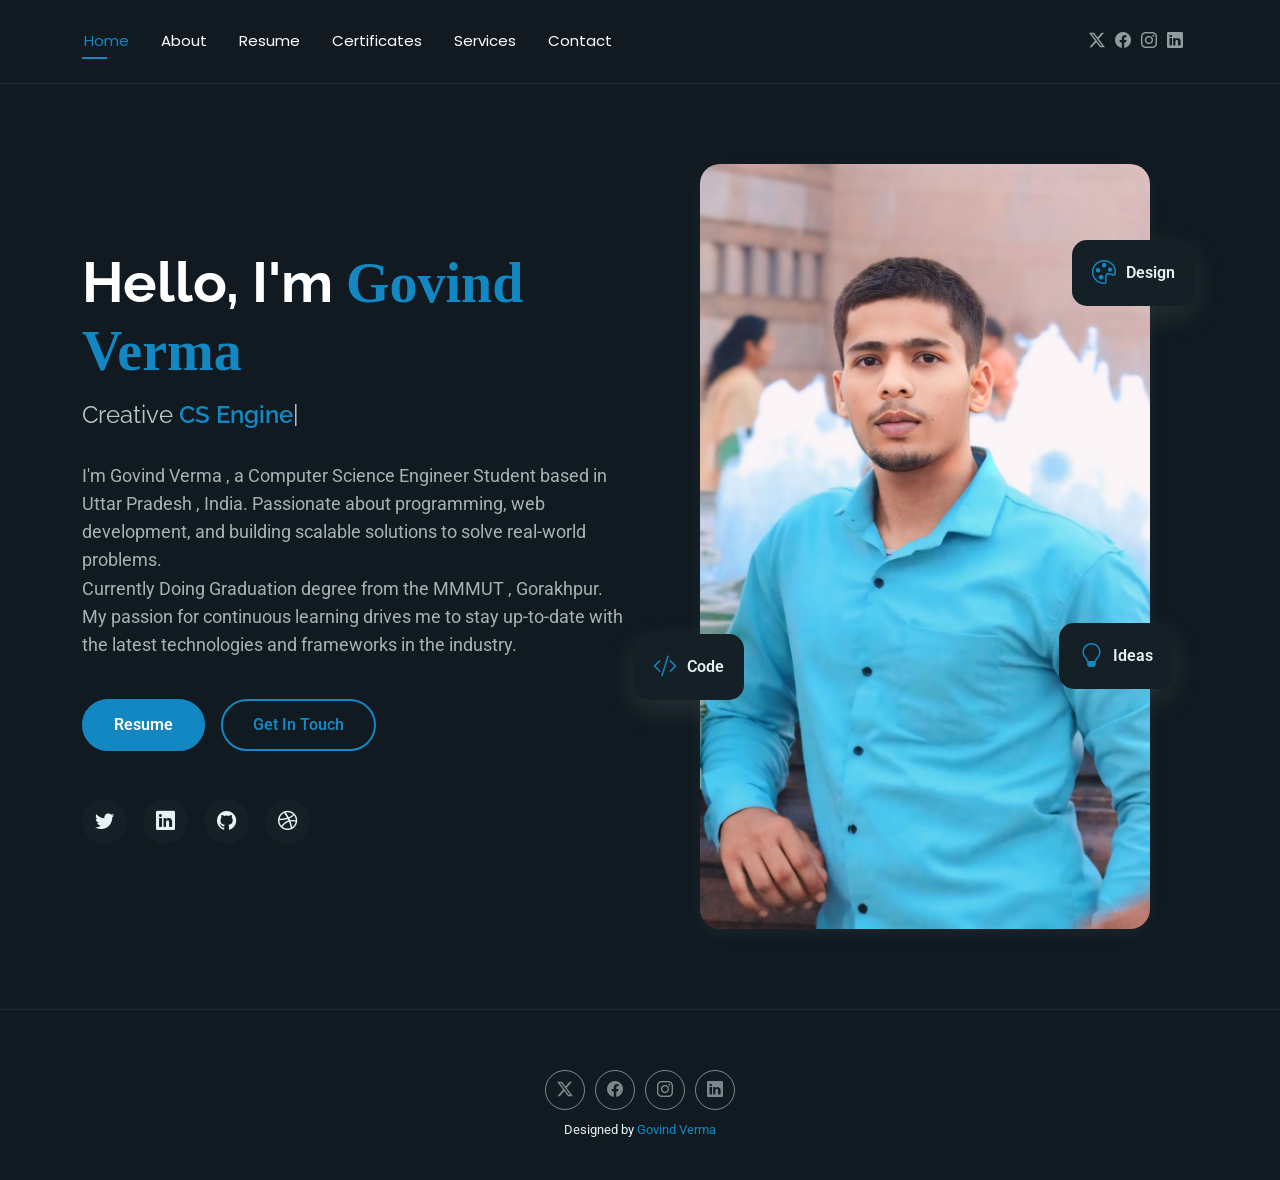
<file: index.html>
<!DOCTYPE html>
<html lang="en">

<head>
  <meta charset="utf-8">
  <meta content="width=device-width, initial-scale=1.0" name="viewport">
  <title>Govind Verma || Software Engineer</title>
  <meta name="description" content="">
  <meta name="keywords" content="">

  <!-- Favicons -->
  <link href="assets/img/profile/favicon.png" rel="icon">
  <!-- Fonts -->
  <link href="https://fonts.googleapis.com" rel="preconnect">
  <link href="https://fonts.gstatic.com" rel="preconnect" crossorigin>
  <link
    href="https://fonts.googleapis.com/css2?family=Roboto:ital,wght@0,100;0,300;0,400;0,500;0,700;0,900;1,100;1,300;1,400;1,500;1,700;1,900&family=Poppins:ital,wght@0,100;0,200;0,300;0,400;0,500;0,600;0,700;1,855&family=Raleway:ital,wght@123456789&display=swap"
    rel="stylesheet">
  <!-- Vendor CSS Files -->
  <link href="assets/vendor/bootstrap/css/bootstrap.min.css" rel="stylesheet">
  <link href="assets/vendor/bootstrap-icons/bootstrap-icons.css" rel="stylesheet">
  <link href="assets/vendor/aos/aos.css" rel="stylesheet">
  <link href="assets/vendor/swiper/swiper-bundle.min.css" rel="stylesheet">
  <link href="assets/vendor/glightbox/css/glightbox.min.css" rel="stylesheet">


  <!-- Main CSS File -->
  <link href="assets/css/main.css" rel="stylesheet">
</head>

<body class="index-page">

  <header id="header" class="header d-flex align-items-center light-background sticky-top">
    <div class="container position-relative d-flex align-items-center justify-content-between">
      <nav id="navmenu" class="navmenu">
        <ul>
          <li><a href="index.html" class="active">Home</a></li>
          <li><a href="about.html">About</a></li>
          <li><a href="resume.html">Resume</a></li>
          <li><a href="portfolio.html">Certificates</a></li>
          <li><a href="services.html">Services</a></li>
          <li><a href="contact.html">Contact</a></li>
        </ul>
        <i class="mobile-nav-toggle d-xl-none bi bi-list"></i>
      </nav>

      <div class="header-social-links">
        <a href="#" class="twitter"><i class="bi bi-twitter-x"></i></a>
        <a href="#" class="facebook"><i class="bi bi-facebook"></i></a>
        <a href="#" class="instagram"><i class="bi bi-instagram"></i></a>
        <a href="https://www.linkedin.com/in/govindverma07" class="linkedin"><i class="bi bi-linkedin"></i></a>
      </div>

    </div>
  </header>

  <main class="main">

    <!-- Hero Section -->
    <section id="hero" class="hero section">

      <div class="container" data-aos="fade-up" data-aos-delay="100">

        <div class="row gy-4 align-items-center">
          <div class="col-lg-6 order-2 order-lg-1">
            <div class="hero-content">
              <h1 data-aos="fade-up" data-aos-delay="200">Hello, I'm <span class="highlight"
                  style="font-family: cursive;">Govind Verma</span></h1>
              <h2 data-aos="fade-up" data-aos-delay="300">Creative <span class="typed"
                  data-typed-items="CS Engineering Student,UI/UX Designer, Web Developer,Coder"></span></h2>
              <p data-aos="fade-up" data-aos-delay="400">I'm Govind Verma , a Computer Science Engineer Student based in
                Uttar Pradesh , India. Passionate about programming, web development, and building scalable solutions to
                solve real-world problems.
                <br>
                Currently Doing Graduation degree from the MMMUT , Gorakhpur. My passion for continuous learning drives
                me to stay up-to-date with the latest technologies and frameworks in the industry.
              </p>
              <div class="hero-actions" data-aos="fade-up" data-aos-delay="500">
                <a href="assets/img/Govind Detailed Resume.pdf" class="btn btn-primary">Resume</a>
                <a href="contact.html" class="btn btn-outline">Get In Touch</a>
              </div>
              <div class="social-links" data-aos="fade-up" data-aos-delay="600">
                <a href="#"><i class="bi bi-twitter"></i></a>
                <a href="https://www.linkedin.com/in/govindverma07"><i class="bi bi-linkedin"></i></a>
                <a href="#"><i class="bi bi-github"></i></a>
                <a href="#"><i class="bi bi-dribbble"></i></a>
              </div>
            </div>
          </div>
          <div class="col-lg-6 order-1 order-lg-2">
            <div class="hero-image" data-aos="zoom-in" data-aos-delay="300">
              <div class="image-wrapper">
                <img src="assets/img/profile/img10.jpg" alt="Sarah Mitchell" class="img-fluid" height="300px">
                <div class="floating-elements">
                  <div class="floating-card design" data-aos="fade-left" data-aos-delay="700">
                    <i class="bi bi-palette"></i>
                    <span>Design</span>
                  </div>
                  <div class="floating-card code" data-aos="fade-right" data-aos-delay="800">
                    <i class="bi bi-code-slash"></i>
                    <span>Code</span>
                  </div>
                  <div class="floating-card creativity" data-aos="fade-up" data-aos-delay="900">
                    <i class="bi bi-lightbulb"></i>
                    <span>Ideas</span>
                  </div>
                </div>
              </div>
            </div>
          </div>
        </div>

      </div>

    </section><!-- /Hero Section -->

  </main>

  <footer id="footer" class="footer">

    <div class="container">
      <div class="social-links d-flex justify-content-center">
        <a href="#" class="twitter"><i class="bi bi-twitter-x"></i></a>
        <a href="#" class="facebook"><i class="bi bi-facebook"></i></a>
        <a href="#" class="instagram"><i class="bi bi-instagram"></i></a>
        <a href="https://www.linkedin.com/in/govindverma07" class="linkedin"><i class="bi bi-linkedin"></i></a>

      </div>
      <div class="credits">
        Designed by <a href="#">Govind Verma</a>
      </div>
    </div>

  </footer>

  <!-- Scroll Top -->
  <a href="#" id="scroll-top" class="scroll-top d-flex align-items-center justify-content-center"><i
      class="bi bi-arrow-up-short"></i></a>

  <!-- Preloader -->
  <div id="preloader"></div>

  <!-- Vendor JS Files -->
  <script src="assets/vendor/bootstrap/js/bootstrap.bundle.min.js"></script>
  <script src="assets/vendor/php-email-form/validate.js"></script>
  <script src="assets/vendor/aos/aos.js"></script>
  <script src="assets/vendor/typed.js/typed.umd.js"></script>
  <script src="assets/vendor/waypoints/noframework.waypoints.js"></script>
  <script src="assets/vendor/purecounter/purecounter_vanilla.js"></script>
  <script src="assets/vendor/swiper/swiper-bundle.min.js"></script>
  <script src="assets/vendor/imagesloaded/imagesloaded.pkgd.min.js"></script>
  <script src="assets/vendor/isotope-layout/isotope.pkgd.min.js"></script>
  <script src="assets/vendor/glightbox/js/glightbox.min.js"></script>

  <!-- Main JS File -->
  <script src="assets/js/main.js"></script>

</body>

</html>
</file>
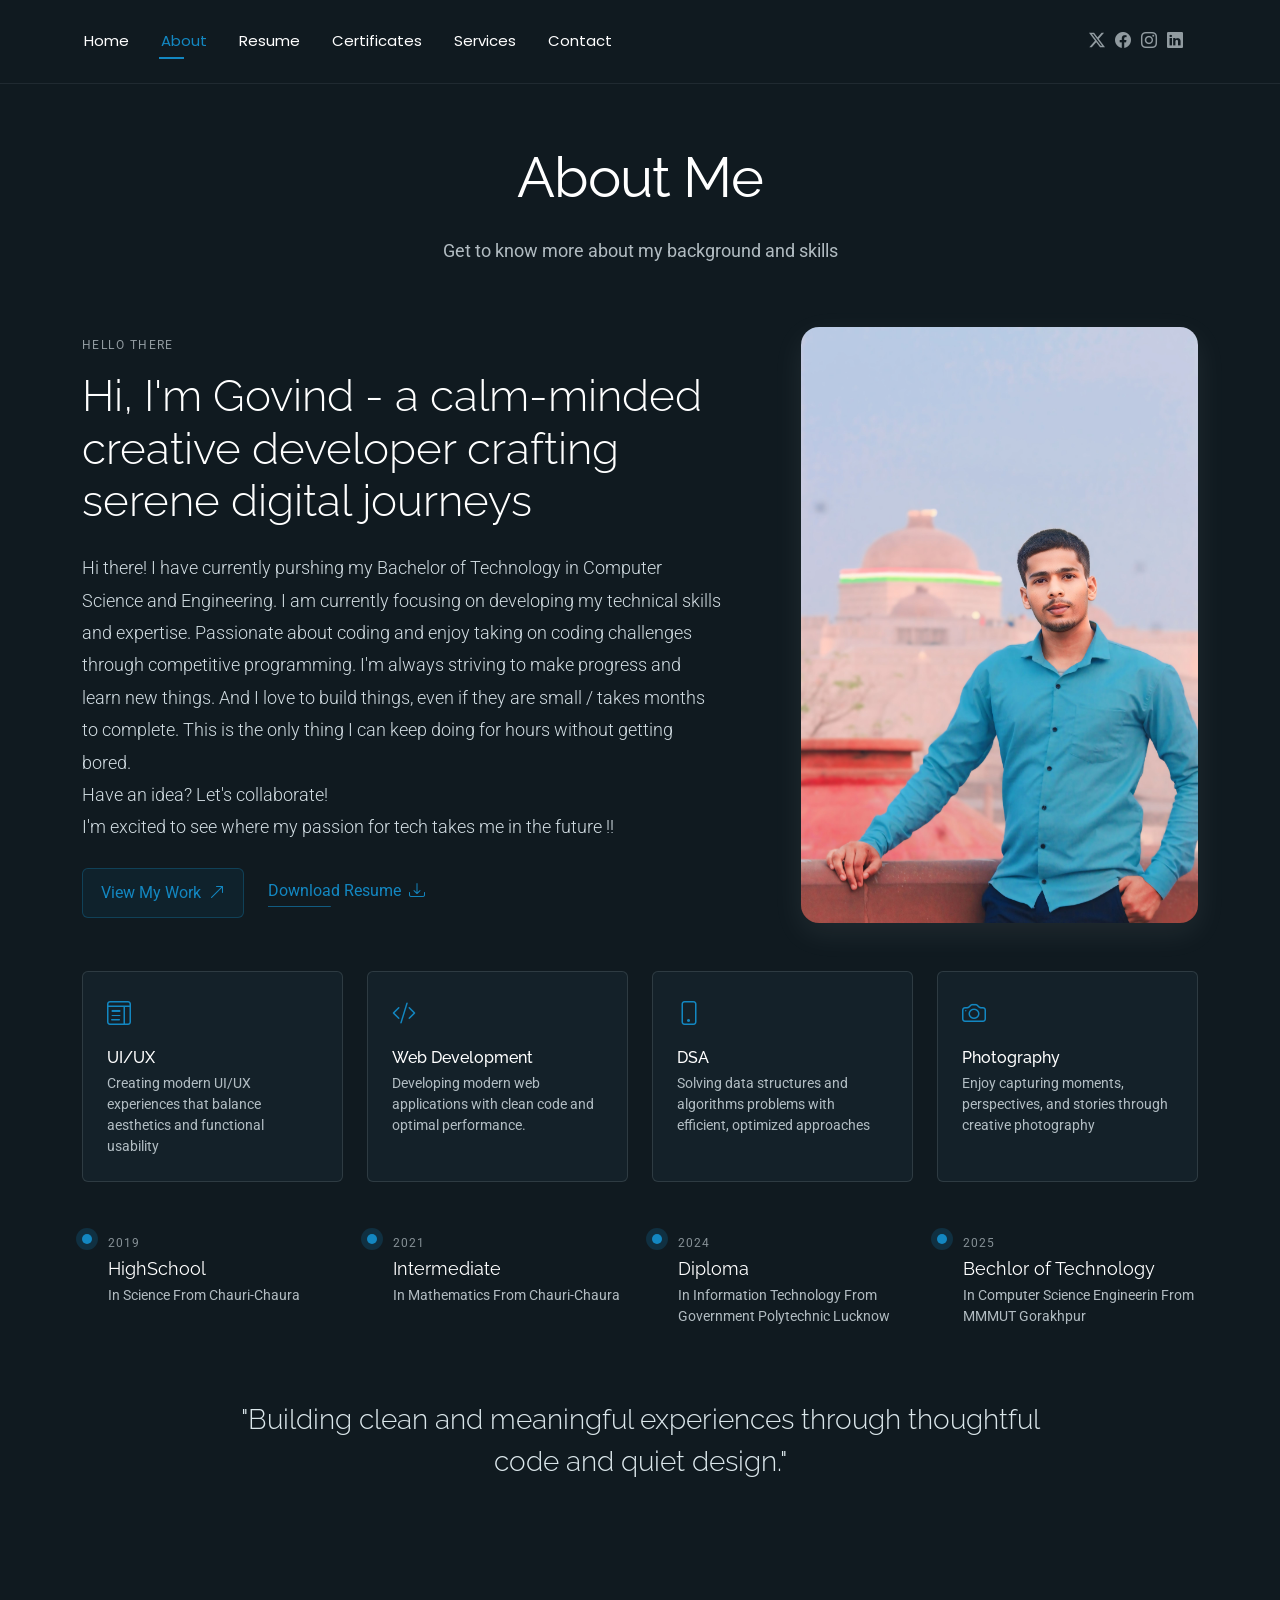
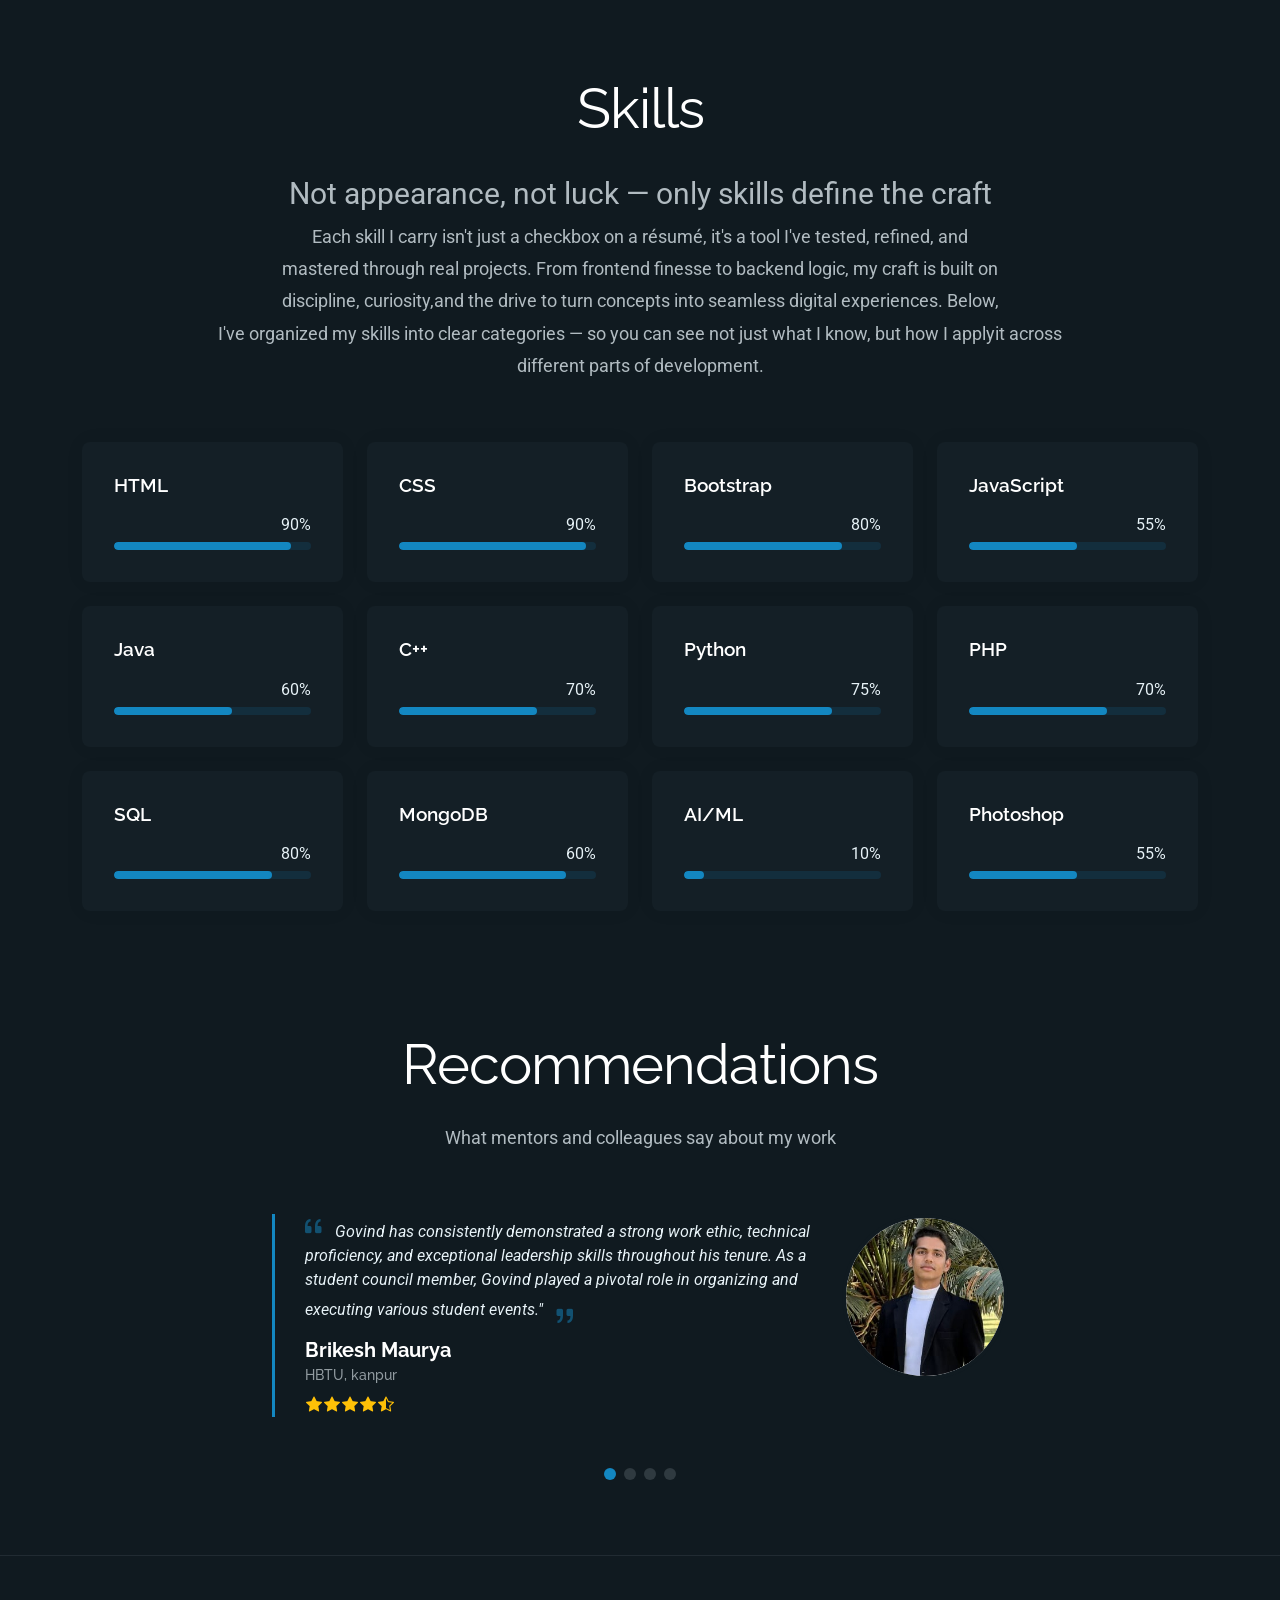
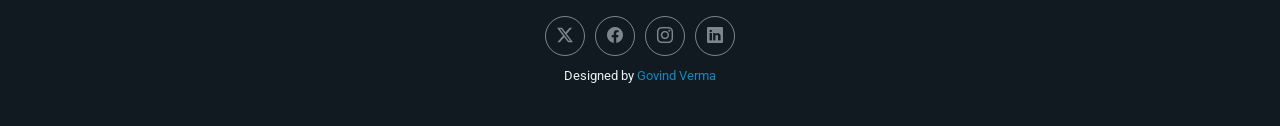
<file: about.html>
<!DOCTYPE html>
<html lang="en">

<head>
  <meta charset="utf-8">
  <meta content="width=device-width, initial-scale=1.0" name="viewport">
  <title>About-Govind Verma || Software Engineer</title>
  <meta name="description" content="">
  <meta name="keywords" content="">

  <!-- Favicons -->
  <link href="assets/img/profile/icon.png" rel="icon">
  <!-- Fonts -->
  <link href="https://fonts.googleapis.com" rel="preconnect">
  <link href="https://fonts.gstatic.com" rel="preconnect" crossorigin>
  <link href="https://fonts.googleapis.com/css2?family=Roboto:ital,wght@0,100;0,300;0,400;0,500;0,700;0,900;1,100;1,300;1,400;1,500;1,700;1,900&family=Poppins:ital,wght@0,100;0,200;0,300;0,400;0,500;0,600;0,700;0,800;0,900;1,100;1,200;1,300;1,400;1,500;1,600;1,700;1,800;1,900&family=Raleway:ital,wght@0,100;0,200;0,300;0,400;0,500;0,600;0,700;0,800;0,900;1,100;1,200;1,300;1,400;1,500;1,600;1,700;1,800;1,900&display=swap" rel="stylesheet">

  <!-- Vendor CSS Files -->
  <link href="assets/vendor/bootstrap/css/bootstrap.min.css" rel="stylesheet">
  <link href="assets/vendor/bootstrap-icons/bootstrap-icons.css" rel="stylesheet">
  <link href="assets/vendor/aos/aos.css" rel="stylesheet">
  <link href="assets/vendor/swiper/swiper-bundle.min.css" rel="stylesheet">
  <link href="assets/vendor/glightbox/css/glightbox.min.css" rel="stylesheet">

  <!-- Main CSS File -->
  <link href="assets/css/main.css" rel="stylesheet">
</head>

<body class="about-page">

  <header id="header" class="header d-flex align-items-center light-background sticky-top">
    <div class="container position-relative d-flex align-items-center justify-content-between">
      <nav id="navmenu" class="navmenu">
        <ul>
          <li><a href="index.html" >Home</a></li>
          <li><a href="about.html" class="active">About</a></li>
          <li><a href="resume.html">Resume</a></li>
          <li><a href="portfolio.html">Certificates</a></li>
          <li><a href="services.html">Services</a></li>
          <li><a href="contact.html">Contact</a></li>
        </ul>
        <i class="mobile-nav-toggle d-xl-none bi bi-list"></i>
      </nav>

       <div class="header-social-links">
        <a href="#" class="twitter"><i class="bi bi-twitter-x"></i></a>
        <a href="#" class="facebook"><i class="bi bi-facebook"></i></a>
        <a href="#" class="instagram"><i class="bi bi-instagram"></i></a>
        <a href="https://www.linkedin.com/in/govindverma07" class="linkedin"><i class="bi bi-linkedin"></i></a>
      </div>
    </div>
  </header>

  <main class="main">

    <!-- About Section -->
    <section id="about" class="about section">

      <!-- Section Title -->
      <div class="container section-title" data-aos="fade-up">
        <h2>About Me</h2>
        <p>Get to know more about my background and skills</p>
      </div><!-- End Section Title -->

      <div class="container" data-aos="fade-up" data-aos-delay="100">

        <!-- Intro + Photo -->
        <div class="row align-items-center justify-content-between gy-5 mb-5">
          <div class="col-lg-7" data-aos="fade-right" data-aos-delay="150">
            <div class="intro-content">
              <span class="eyebrow">Hello there</span>
              <h2 class="headline">Hi, I'm Govind - a calm-minded creative developer crafting serene digital journeys</h2>
              <p class="lead">
Hi there! I have currently purshing my Bachelor of Technology in Computer Science and Engineering.
I am currently focusing on developing my technical skills and expertise.
Passionate about coding and enjoy taking on coding challenges through competitive programming. I'm always striving to make progress and learn new things.
And I love to build things, even if they are small / takes months to complete. This is the only thing I can keep doing for hours without getting bored.
<br> Have an idea? Let's collaborate! <br>
I'm excited to see where my passion for tech takes me in the future !!              </p>
<div class="cta-group">
                <a href="#portfolio" class="btn-ghost">
                  View My Work <i class="bi bi-arrow-up-right"></i>
                </a>
                <a href="assets/img/Govind Detailed Resume.pdf" class="link-underline">
                  Download Resume <i class="bi bi-download"></i>
                </a>
              </div>
            </div>
          </div>

          <div class="col-lg-5" data-aos="zoom-in" data-aos-delay="250">
            <figure class="profile-figure text-center text-lg-end">
              <img src="assets/img/profile/img5.jpg" alt="Portrait of Alex" class="img-fluid profile-photo">
            </figure>
          </div>
        </div>
        <!-- End Intro + Photo -->

        <!-- Skills Grid -->
        <div class="mb-5">
          <div class="row g-4">
            <div class="col-6 col-md-4 col-lg-3" data-aos="fade-up" data-aos-delay="120">
              <div class="skill-item">
                <i class="bi bi-layout-text-window"></i>
                <h3>UI/UX</h3>
                <p>Creating modern UI/UX experiences that balance aesthetics and functional usability</p>
              </div>
            </div>
            <div class="col-6 col-md-4 col-lg-3" data-aos="fade-up" data-aos-delay="180">
              <div class="skill-item">
                <i class="bi bi-code-slash"></i>
                <h3>Web Development </h3>
                <p>Developing modern web applications with clean code and optimal performance.</p>
              </div>
            </div>
            <div class="col-6 col-md-4 col-lg-3" data-aos="fade-up" data-aos-delay="240">
              <div class="skill-item">
                <i class="bi bi-phone"></i>
                <h3>DSA</h3>
                <p>Solving data structures and algorithms problems with efficient, optimized approaches</p>
              </div>
            </div>
            <div class="col-6 col-md-4 col-lg-3" data-aos="fade-up" data-aos-delay="300">
              <div class="skill-item">
                <i class="bi bi-camera"></i>
                <h3>Photography</h3>
                <p>Enjoy capturing moments, perspectives, and stories through creative photography</p>
              </div>
            </div>
          </div>
        </div>
        <!-- End Skills Grid -->

        <!-- Journey Timeline -->
        <div class="mb-5">
          <div class="row g-4">
            <div class="col-md-6 col-lg-3" data-aos="fade-up" data-aos-delay="120">
              <article class="timeline-item">
                <span class="dot"></span>
                <time>2019</time>
                <h4>HighSchool</h4>
                <p>In Science From Chauri-Chaura</p>
              </article>
            </div>
            <div class="col-md-6 col-lg-3" data-aos="fade-up" data-aos-delay="180">
              <article class="timeline-item">
                <span class="dot"></span>
                <time>2021</time>
                <h4>Intermediate</h4>
                <p>In Mathematics From Chauri-Chaura</p>
              </article>
            </div>
            <div class="col-md-6 col-lg-3" data-aos="fade-up" data-aos-delay="240">
              <article class="timeline-item">
                <span class="dot"></span>
                <time>2024</time>
                <h4>Diploma</h4>
                <p>In Information Technology From Government Polytechnic Lucknow</p>
              </article>
            </div>
            <div class="col-md-6 col-lg-3" data-aos="fade-up" data-aos-delay="300">
              <article class="timeline-item">
                <span class="dot"></span>
                <time>2025</time>
                <h4>Bechlor of Technology </h4>
                <p>In Computer Science Engineerin From MMMUT Gorakhpur</p>
              </article>
            </div>
          </div>
        </div>
        <!-- End Journey Timeline -->

        <!-- Quote -->
        <blockquote class="personal-quote text-center mb-5" data-aos="fade-down" data-aos-delay="200">
          <p>"Building clean and meaningful experiences through thoughtful code and quiet design."</p>
        </blockquote>
        <!-- End Quote -->
      </div>

    </section><!-- /About Section -->

    <!-- Skills Section -->
    <section id="skills" class="skills section">

      <!-- Section Title -->
      <div class="container section-title" data-aos="fade-up">
        <h2>Skills</h2>
        <p style="font-size: 30px;">Not appearance, not luck — only skills define the craft</p>
        <p>Each skill I carry isn't just a checkbox on a résumé, it's a tool I've tested, refined, and mastered through real projects. From frontend finesse to backend logic, my craft is built on discipline, curiosity,and the drive to turn concepts into seamless digital experiences.
Below,<br> 
I've organized my skills into clear categories — so you can see not just what I know, but how I applyit across different parts of development.</p>
      </div><!-- End Section Title -->

      <div class="container" data-aos="fade-up" data-aos-delay="100">

        <div class="row g-4 skills-animation">

          <div class="col-md-6 col-lg-3" data-aos="fade-up" data-aos-delay="100">
            <div class="skill-box">
              <h3>HTML</h3>
              <span class="text-end d-block">90%</span>
              <div class="progress">
                <div class="progress-bar" role="progressbar" aria-valuenow="90" aria-valuemin="0" aria-valuemax="100"></div>
              </div>
            </div>
          </div>

          <div class="col-md-6 col-lg-3" data-aos="fade-up" data-aos-delay="200">
            <div class="skill-box">
              <h3>CSS</h3>
              <span class="text-end d-block">90%</span>
              <div class="progress">
                <div class="progress-bar" role="progressbar" aria-valuenow="95" aria-valuemin="0" aria-valuemax="100"></div>
              </div>
            </div>
          </div>

          <div class="col-md-6 col-lg-3" data-aos="fade-up" data-aos-delay="300">
            <div class="skill-box">
              <h3>Bootstrap</h3>
              <span class="text-end d-block">80%</span>
              <div class="progress">
                <div class="progress-bar" role="progressbar" aria-valuenow="80" aria-valuemin="0" aria-valuemax="100"></div>
              </div>
            </div>
          </div>

          <div class="col-md-6 col-lg-3" data-aos="fade-up" data-aos-delay="400">
            <div class="skill-box">
              <h3>JavaScript</h3>
              <span class="text-end d-block">55%</span>
              <div class="progress">
                <div class="progress-bar" role="progressbar" aria-valuenow="55" aria-valuemin="0" aria-valuemax="100">
                </div>
              </div>
            </div>
          </div>

        </div>

      </div><br>
      <div class="container" data-aos="fade-up" data-aos-delay="100">

        <div class="row g-4 skills-animation">

          <div class="col-md-6 col-lg-3" data-aos="fade-up" data-aos-delay="100">
            <div class="skill-box">
              <h3>Java</h3>
              <span class="text-end d-block">60%</span>
              <div class="progress">
                <div class="progress-bar" role="progressbar" aria-valuenow="60" aria-valuemin="0" aria-valuemax="100"></div>
              </div>
            </div>
          </div>

          <div class="col-md-6 col-lg-3" data-aos="fade-up" data-aos-delay="200">
            <div class="skill-box">
              <h3>C++</h3>
              <span class="text-end d-block">70%</span>
              <div class="progress">
                <div class="progress-bar" role="progressbar" aria-valuenow="70" aria-valuemin="0" aria-valuemax="100"></div>
              </div>
            </div>
          </div>

          <div class="col-md-6 col-lg-3" data-aos="fade-up" data-aos-delay="300">
            <div class="skill-box">
              <h3>Python</h3>
              <span class="text-end d-block">75%</span>
              <div class="progress">
                <div class="progress-bar" role="progressbar" aria-valuenow="75" aria-valuemin="0" aria-valuemax="100"></div>
              </div>
            </div>
          </div>

          <div class="col-md-6 col-lg-3" data-aos="fade-up" data-aos-delay="400">
            <div class="skill-box">
              <h3>PHP</h3>
              <span class="text-end d-block">70%</span>
              <div class="progress">
                <div class="progress-bar" role="progressbar" aria-valuenow="70" aria-valuemin="0" aria-valuemax="100">
                </div>
              </div>
            </div>
          </div>
        </div>
      </div><br>
<div class="container" data-aos="fade-up" data-aos-delay="100">

        <div class="row g-4 skills-animation">

          <div class="col-md-6 col-lg-3" data-aos="fade-up" data-aos-delay="100">
            <div class="skill-box">
              <h3>SQL</h3>
              <span class="text-end d-block">80%</span>
              <div class="progress">
                <div class="progress-bar" role="progressbar" aria-valuenow="80" aria-valuemin="0" aria-valuemax="100"></div>
              </div>
            </div>
          </div>

          <div class="col-md-6 col-lg-3" data-aos="fade-up" data-aos-delay="200">
            <div class="skill-box">
              <h3>MongoDB</h3>
              <span class="text-end d-block">60%</span>
              <div class="progress">
                <div class="progress-bar" role="progressbar" aria-valuenow="85" aria-valuemin="0" aria-valuemax="100"></div>
              </div>
            </div>
          </div>

          <div class="col-md-6 col-lg-3" data-aos="fade-up" data-aos-delay="300">
            <div class="skill-box">
              <h3>AI/ML</h3>
              <span class="text-end d-block">10%</span>
              <div class="progress">
                <div class="progress-bar" role="progressbar" aria-valuenow="10" aria-valuemin="0" aria-valuemax="100"></div>
              </div>
            </div>
          </div>

          <div class="col-md-6 col-lg-3" data-aos="fade-up" data-aos-delay="400">
            <div class="skill-box">
              <h3>Photoshop</h3>
              <span class="text-end d-block">55%</span>
              <div class="progress">
                <div class="progress-bar" role="progressbar" aria-valuenow="55" aria-valuemin="0" aria-valuemax="100">
                </div>
              </div>
            </div>
          </div>
        </div>
      </div>
    </section><!-- /Skills Section -->
    <!-- Testimonials Section -->
    <section id="testimonials" class="testimonials section">

      <!-- Section Title -->
      <div class="container section-title" data-aos="fade-up">
        <h2>Recommendations</h2>
        <p>What mentors and colleagues say about my work</p>
      </div><!-- End Section Title -->

      <div class="container" data-aos="fade-up" data-aos-delay="100">

        <div class="swiper init-swiper">
          <script type="application/json" class="swiper-config">
            {
              "loop": true,
              "speed": 600,
              "autoplay": {
                "delay": 5000
              },
              "slidesPerView": "auto",
              "pagination": {
                "el": ".swiper-pagination",
                "type": "bullets",
                "clickable": true
              }
            }
          </script>
          <div class="swiper-wrapper">

            <div class="swiper-slide">
              <div class="testimonial-item">
                <div class="row gy-4 justify-content-center">
                  <div class="col-lg-6">
                    <div class="testimonial-content">
                      <p>
                        <i class="bi bi-quote quote-icon-left"></i>
                        <span>Govind has consistently demonstrated a strong work ethic, technical proficiency, and exceptional leadership skills throughout his tenure. As a student council member, Govind played a pivotal role in organizing and executing various student events."</span>
                        <i class="bi bi-quote quote-icon-right"></i>
                      </p>
                      <h3>Brikesh Maurya</h3>
                      <h4>HBTU, kanpur</h4>
                      <div class="stars">
                        <i class="bi bi-star-fill"></i><i class="bi bi-star-fill"></i><i class="bi bi-star-fill"></i><i class="bi bi-star-fill"></i><i class="bi bi-star-half"></i>
                      </div>
                    </div>
                  </div>
                  <div class="col-lg-2 text-center">
                    <img src="assets/img/person/Brikesh.jpg" class="img-fluid testimonial-img" alt="">
                  </div>
                </div>
              </div>
            </div><!-- End testimonial item -->

            <div class="swiper-slide">
              <div class="testimonial-item">
                <div class="row gy-4 justify-content-center">
                  <div class="col-lg-6">
                    <div class="testimonial-content">
                      <p>
                        <i class="bi bi-quote quote-icon-left"></i>
                        <span>I am pleased to recommend Govind for his exceptional technical and leadership skills. As a Technical Executive, he oversaw technical operations using advanced methodologies to achieve project milestones and foster innovation.</span>
                        <i class="bi bi-quote quote-icon-right"></i>
                      </p>
                      <h3>Shahjad Ali</h3>
                      <h4>MMMUT, Gorakhpur</h4>
                      <div class="stars">
                        <i class="bi bi-star-fill"></i><i class="bi bi-star-fill"></i><i class="bi bi-star-fill"></i><i class="bi bi-star-fill"></i><i class="bi bi-star-fill"></i>
                      </div>
                    </div>
                  </div>
                  <div class="col-lg-2 text-center">
                    <img src="assets/img/person/Shahjad.jpeg" class="img-fluid testimonial-img" alt="">
                  </div>
                </div>
              </div>
            </div><!-- End testimonial item -->

            <div class="swiper-slide">
              <div class="testimonial-item">
                <div class="row gy-4 justify-content-center">
                  <div class="col-lg-6">
                    <div class="testimonial-content">
                      <p>
                        <i class="bi bi-quote quote-icon-left"></i>
                        <span>I consider myself incredibly fortunate to have met Govind during our university journey. He has been an exceptional friend and a pillar of support throughout our time in the Computer Science and Engineering department.</span>
                        <i class="bi bi-quote quote-icon-right"></i>
                      </p>
                      <h3>Ankur Kumar</h3>
                      <h4>MMMUT, Gorakhpur</h4>
                      <div class="stars">
                        <i class="bi bi-star-fill"></i><i class="bi bi-star-fill"></i><i class="bi bi-star-fill"></i><i class="bi bi-star-half"></i><i class="bi bi-star-half"></i>
                      </div>
                    </div>
                  </div>
                  <div class="col-lg-2 text-center">
                    <img src="assets/img/person/Ankur.jpeg" class="img-fluid testimonial-img" alt="">
                  </div>
                </div>
              </div>
            </div><!-- End testimonial item -->

            <div class="swiper-slide">
              <div class="testimonial-item">
                <div class="row gy-4 justify-content-center">
                  <div class="col-lg-6">
                    <div class="testimonial-content">
                      <p>
                        <i class="bi bi-quote quote-icon-left"></i>
                        <span>Govind Verma is the ideal front-ender: incredibly knowledgeable on the technical end, but with a thoughtful and keen eye to the human elements that produce delightful experiences. We've had the pleasure of working together on technical writing projects and I always walk away a better person from them.</span>
                        <i class="bi bi-quote quote-icon-right"></i>
                      </p>
                      <h3>Nikhil Rai </h3>
                      <h4>UI/UX Designer, Noida</h4>
                      <div class="stars">
                        <i class="bi bi-star-fill"></i><i class="bi bi-star-fill"></i><i class="bi bi-star-fill"></i><i class="bi bi-star-half"></i><i class="bi bi-star-half"></i>
                      </div>
                    </div>
                  </div>
                  <div class="col-lg-2 text-center">
                    <img src="assets/img/person/Nikhil Rai.jpg" class="img-fluid testimonial-img" alt="">
                  </div>
                </div>
              </div>
            </div><!-- End testimonial item -->

          </div>
          <div class="swiper-pagination"></div>
        </div>

      </div>

    </section><!-- /Testimonials Section -->

  </main>

<footer id="footer" class="footer">

    <div class="container">
      <div class="social-links d-flex justify-content-center">
        <a href="#" class="twitter"><i class="bi bi-twitter-x"></i></a>
        <a href="#" class="facebook"><i class="bi bi-facebook"></i></a>
        <a href="#" class="instagram"><i class="bi bi-instagram"></i></a>
        <a href="https://www.linkedin.com/in/govindverma07" class="linkedin"><i class="bi bi-linkedin"></i></a>
      
      </div>
      <div class="credits">
        Designed by <a href="https://www.linkedin.com/in/govindverma07">Govind Verma</a>
      </div>
    </div>

  </footer>

  <!-- Scroll Top -->
  <a href="#" id="scroll-top" class="scroll-top d-flex align-items-center justify-content-center"><i class="bi bi-arrow-up-short"></i></a>

  <!-- Preloader -->
  <div id="preloader"></div>

  <!-- Vendor JS Files -->
  <script src="assets/vendor/bootstrap/js/bootstrap.bundle.min.js"></script>
  <script src="assets/vendor/php-email-form/validate.js"></script>
  <script src="assets/vendor/aos/aos.js"></script>
  <script src="assets/vendor/typed.js/typed.umd.js"></script>
  <script src="assets/vendor/waypoints/noframework.waypoints.js"></script>
  <script src="assets/vendor/purecounter/purecounter_vanilla.js"></script>
  <script src="assets/vendor/swiper/swiper-bundle.min.js"></script>
  <script src="assets/vendor/imagesloaded/imagesloaded.pkgd.min.js"></script>
  <script src="assets/vendor/isotope-layout/isotope.pkgd.min.js"></script>
  <script src="assets/vendor/glightbox/js/glightbox.min.js"></script>

  <!-- Main JS File -->
  <script src="assets/js/main.js"></script>

</body>

</html>
</file>
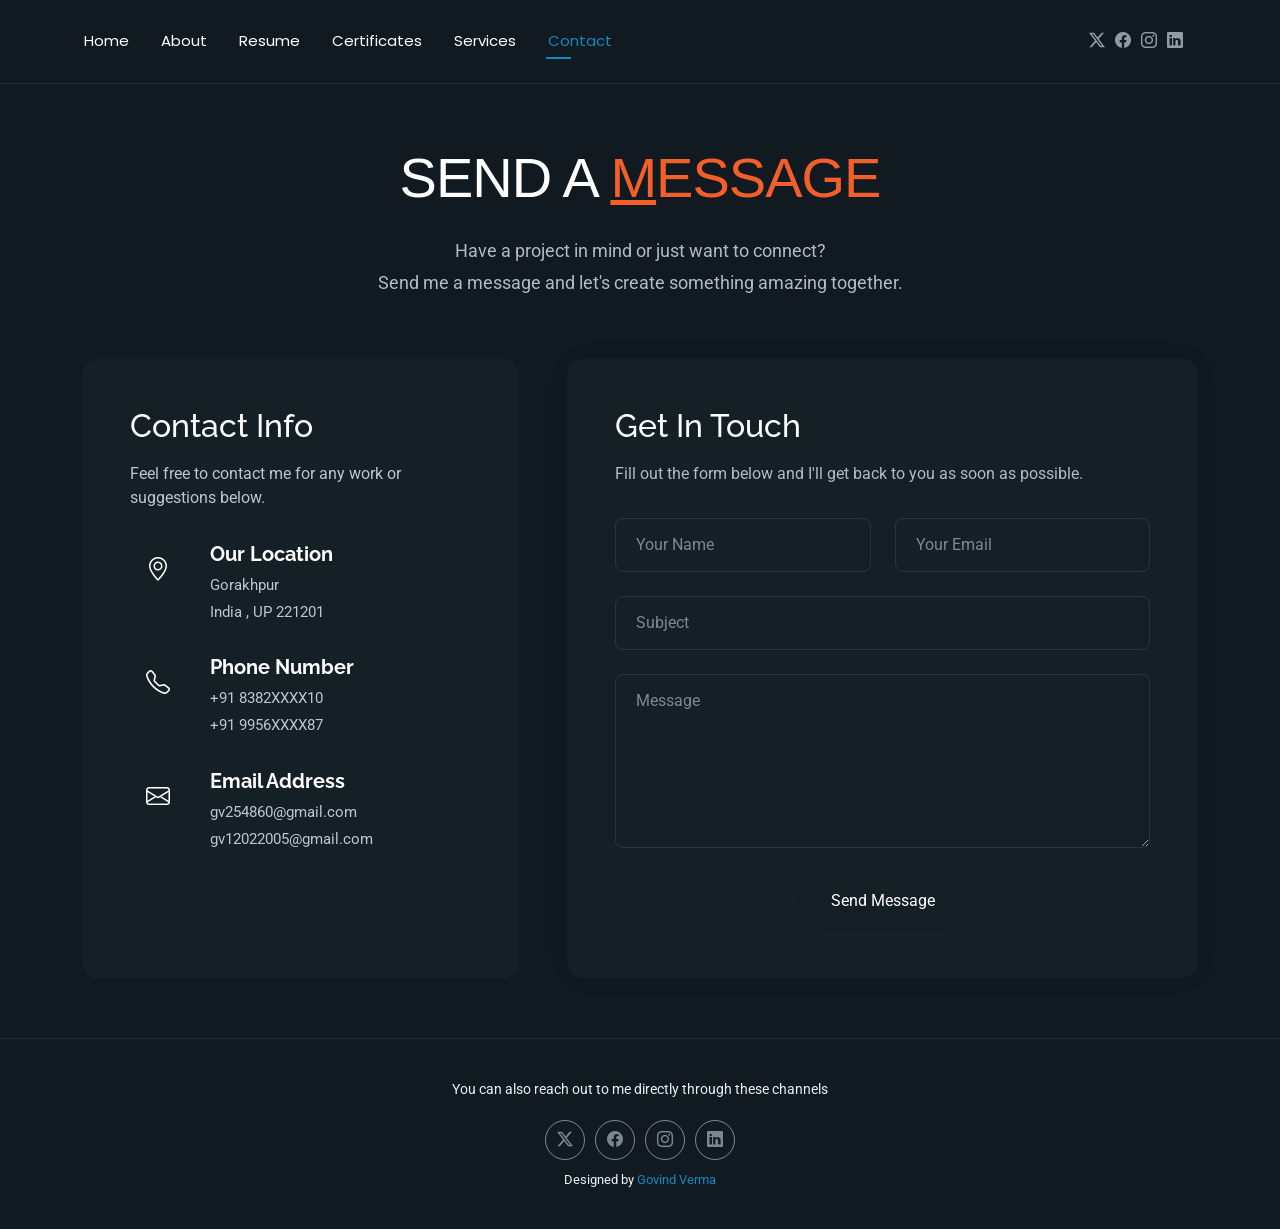
<file: contact.html>
<!DOCTYPE html>
<html lang="en">

<head>
  <meta charset="utf-8">
  <meta content="width=device-width, initial-scale=1.0" name="viewport">
  <title>Contact-Govind Verma || Software Enginee</title>
  <meta name="description" content="">
  <meta name="keywords" content="">

  <!-- Favicons -->
  <link href="assets/img/profile/icon.png" rel="icon">
  <!-- Fonts -->
  <link href="https://fonts.googleapis.com" rel="preconnect">
  <link href="https://fonts.gstatic.com" rel="preconnect" crossorigin>
  <link href="https://fonts.googleapis.com/css2?family=Roboto:ital,wght@0,100;0,300;0,400;0,500;0,700;0,900;1,100;1,300;1,400;1,500;1,700;1,900&family=Poppins:ital,wght@0,100;0,200;0,300;0,400;0,500;0,600;0,700;0,800;0,900;1,100;1,200;1,300;1,400;1,500;1,600;1,700;1,800;1,900&family=Raleway:ital,wght@0,100;0,200;0,300;0,400;0,500;0,600;0,700;0,800;0,900;1,100;1,200;1,300;1,400;1,500;1,600;1,700;1,800;1,900&display=swap" rel="stylesheet">

  <!-- Vendor CSS Files -->
  <link href="assets/vendor/bootstrap/css/bootstrap.min.css" rel="stylesheet">
  <link href="assets/vendor/bootstrap-icons/bootstrap-icons.css" rel="stylesheet">
  <link href="assets/vendor/aos/aos.css" rel="stylesheet">
  <link href="assets/vendor/swiper/swiper-bundle.min.css" rel="stylesheet">
  <link href="assets/vendor/glightbox/css/glightbox.min.css" rel="stylesheet">

  <!-- Main CSS File -->
  <link href="assets/css/main.css" rel="stylesheet">
</head>

<body class="contact-page">

  <header id="header" class="header d-flex align-items-center light-background sticky-top">
    <div class="container position-relative d-flex align-items-center justify-content-between">
      <nav id="navmenu" class="navmenu">
        <ul>
          <li><a href="index.html" >Home</a></li>
          <li><a href="about.html">About</a></li>
          <li><a href="resume.html">Resume</a></li>
          <li><a href="portfolio.html">Certificates</a></li>
          <li><a href="services.html">Services</a></li>
          <li><a href="contact.html" class="active">Contact</a></li>
        </ul>
        <i class="mobile-nav-toggle d-xl-none bi bi-list"></i>
      </nav>

      <div class="header-social-links">
        <a href="#" class="twitter"><i class="bi bi-twitter-x"></i></a>
        <a href="#" class="facebook"><i class="bi bi-facebook"></i></a>
        <a href="#" class="instagram"><i class="bi bi-instagram"></i></a>
        <a href="https://www.linkedin.com/in/govindverma07" class="linkedin"><i class="bi bi-linkedin"></i></a>
      </div>

    </div>
  </header>

  <main class="main">

    <!-- Contact Section -->
    <section id="contact" class="contact section">

      <!-- Section Title -->
      <div class="container section-title" data-aos="fade-up">
        <h2 style="font-family: 'Franklin Gothic Medium', 'Arial Narrow', Arial, sans-serif;">SEND A <span style="color: rgb(244, 94, 40);"><u>M</u>ESSAGE</span></h2>
        <p>Have a project in mind or just want to connect? 
          <Br>Send me a message and let's create something amazing together.</p>
      </div><!-- End Section Title -->

      <div class="container" data-aos="fade-up" data-aos-delay="100">

        <div class="row g-4 g-lg-5">
          <div class="col-lg-5">
            <div class="info-box" data-aos="fade-up" data-aos-delay="200">
              <h3>Contact Info</h3>
              <p>Feel free to contact me for any work or suggestions below.</p>

              <div class="info-item" data-aos="fade-up" data-aos-delay="300">
                <div class="icon-box">
                  <i class="bi bi-geo-alt"></i>
                </div>
                <div class="content">
                  <h4>Our Location</h4>
                  <p>Gorakhpur</p>
                  <p>India , UP 221201</p>
                </div>
              </div>

              <div class="info-item" data-aos="fade-up" data-aos-delay="400">
                <div class="icon-box">
                  <i class="bi bi-telephone"></i>
                </div>
                <div class="content">
                  <h4>Phone Number</h4>
                  <p>+91 8382XXXX10</p>
                  <p>+91 9956XXXX87</p>
                </div>
              </div>

              <div class="info-item" data-aos="fade-up" data-aos-delay="500">
                <div class="icon-box">
                  <i class="bi bi-envelope"></i>
                </div>
                <div class="content">
                  <h4>Email Address</h4>
                  <p>gv254860@gmail.com</p>
                  <p>gv12022005@gmail.com</p>
                </div>
              </div>
            </div>
          </div>

          <div class="col-lg-7">
            <div class="contact-form" data-aos="fade-up" data-aos-delay="300">
              <h3>Get In Touch</h3>
              <p>Fill out the form below and I'll get back to you as soon as possible.</p>
              
             
             <form name="contact" method="POST" data-netlify="true" id="contact-form">
                <input type="hidden" name="form-name" value="contact">
                
                <div class="row gy-4">
                
                <div class="col-md-6">
                <input type="text" name="name" class="form-control" placeholder="Your Name" required>
                </div>
                
                <div class="col-md-6">
                <input type="email" name="email" class="form-control" placeholder="Your Email" required>
                </div>
                
                <div class="col-12">
                <input type="text" name="subject" class="form-control" placeholder="Subject" required>
                </div>
                
                <div class="col-12">
                <textarea name="message" class="form-control" rows="6" placeholder="Message" required></textarea>
                </div>
                
                <div class="col-12 text-center">
                <button type="submit" class="btn">Send Message</button>
                </div>
                
                </div>
             </form>
            </div>
          </div>

        </div>

      </div>

    </section><!-- /Contact Section -->

  </main>

  <footer id="footer" class="footer">

    <div class="container">
      <div class="copyright text-center ">
        <p>You can also reach out to me directly through these channels<br></span></p>
      </div>
       <div class="social-links d-flex justify-content-center">
        <a href="#" class="twitter"><i class="bi bi-twitter-x"></i></a>
        <a href="#" class="facebook"><i class="bi bi-facebook"></i></a>
        <a href="#" class="instagram"><i class="bi bi-instagram"></i></a>
        <a href="https://www.linkedin.com/in/govindverma07" class="linkedin"><i class="bi bi-linkedin"></i></a>
      
      </div>
      <div class="credits">
        Designed by <a href="https://www.linkedin.com/in/govindverma07">Govind Verma</a>
      </div>
    </div>
  </footer>

  <!-- Scroll Top -->
  <a href="#" id="scroll-top" class="scroll-top d-flex align-items-center justify-content-center"><i class="bi bi-arrow-up-short"></i></a>

  <!-- Preloader -->
  <div id="preloader"></div>
  <script>
const form = document.getElementById("contact-form");
const button = document.getElementById("submit-btn");

form.addEventListener("submit", function(e) {
  e.preventDefault();

  const formData = new FormData(form);

  fetch("/", {
    method: "POST",
    body: formData
  })
  .then(() => {
    button.innerText = "Message Sent ✓";
    button.style.backgroundColor = "green";
    button.style.color = "white";
  })
  .catch(() => {
    button.innerText = "Error! Try again";
    button.style.backgroundColor = "red";
  });
});
</script>
  <!-- Vendor JS Files -->
  <script src="assets/vendor/bootstrap/js/bootstrap.bundle.min.js"></script>
  <script src="assets/vendor/aos/aos.js"></script>
  <script src="assets/vendor/typed.js/typed.umd.js"></script>
  <script src="assets/vendor/waypoints/noframework.waypoints.js"></script>
  <script src="assets/vendor/purecounter/purecounter_vanilla.js"></script>
  <script src="assets/vendor/swiper/swiper-bundle.min.js"></script>
  <script src="assets/vendor/imagesloaded/imagesloaded.pkgd.min.js"></script>
  <script src="assets/vendor/isotope-layout/isotope.pkgd.min.js"></script>
  <script src="assets/vendor/glightbox/js/glightbox.min.js"></script>

  <!-- Main JS File -->
  <script src="assets/js/main.js"></script>

</body>

</html>
</file>
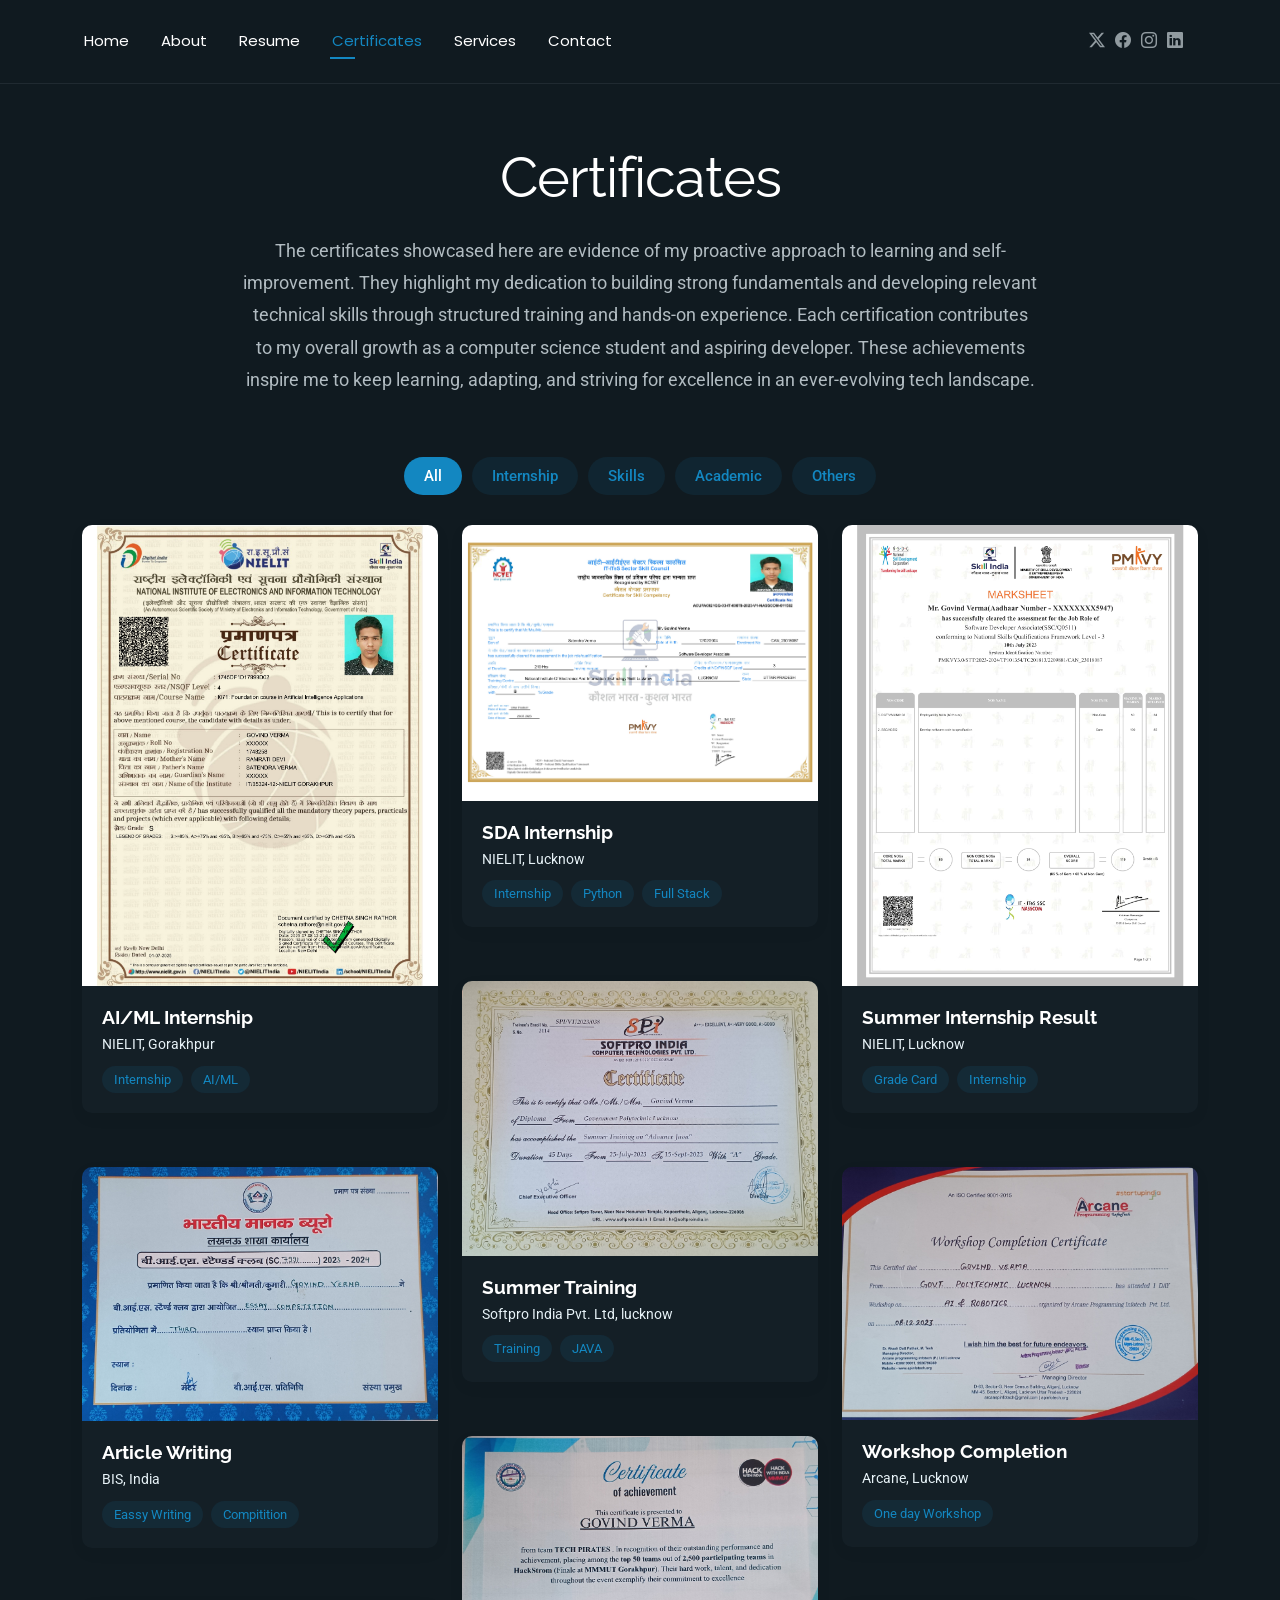
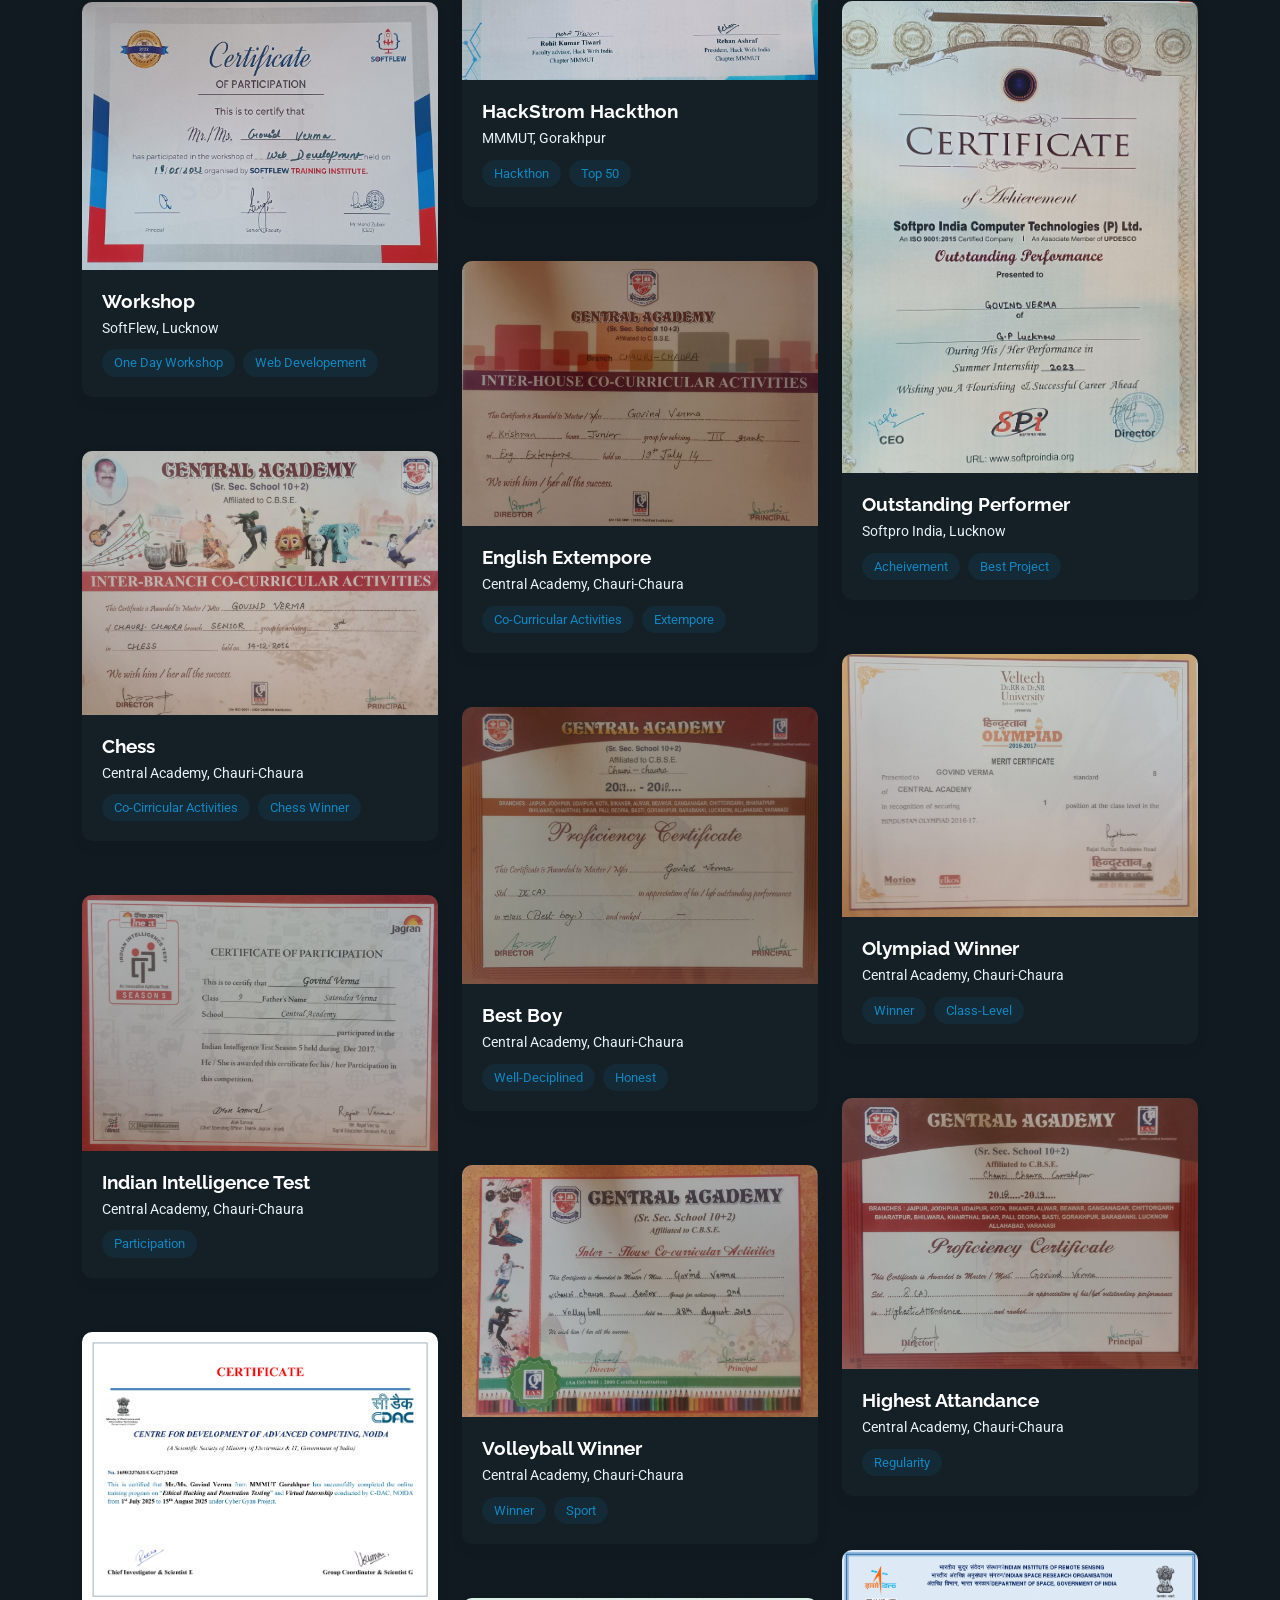
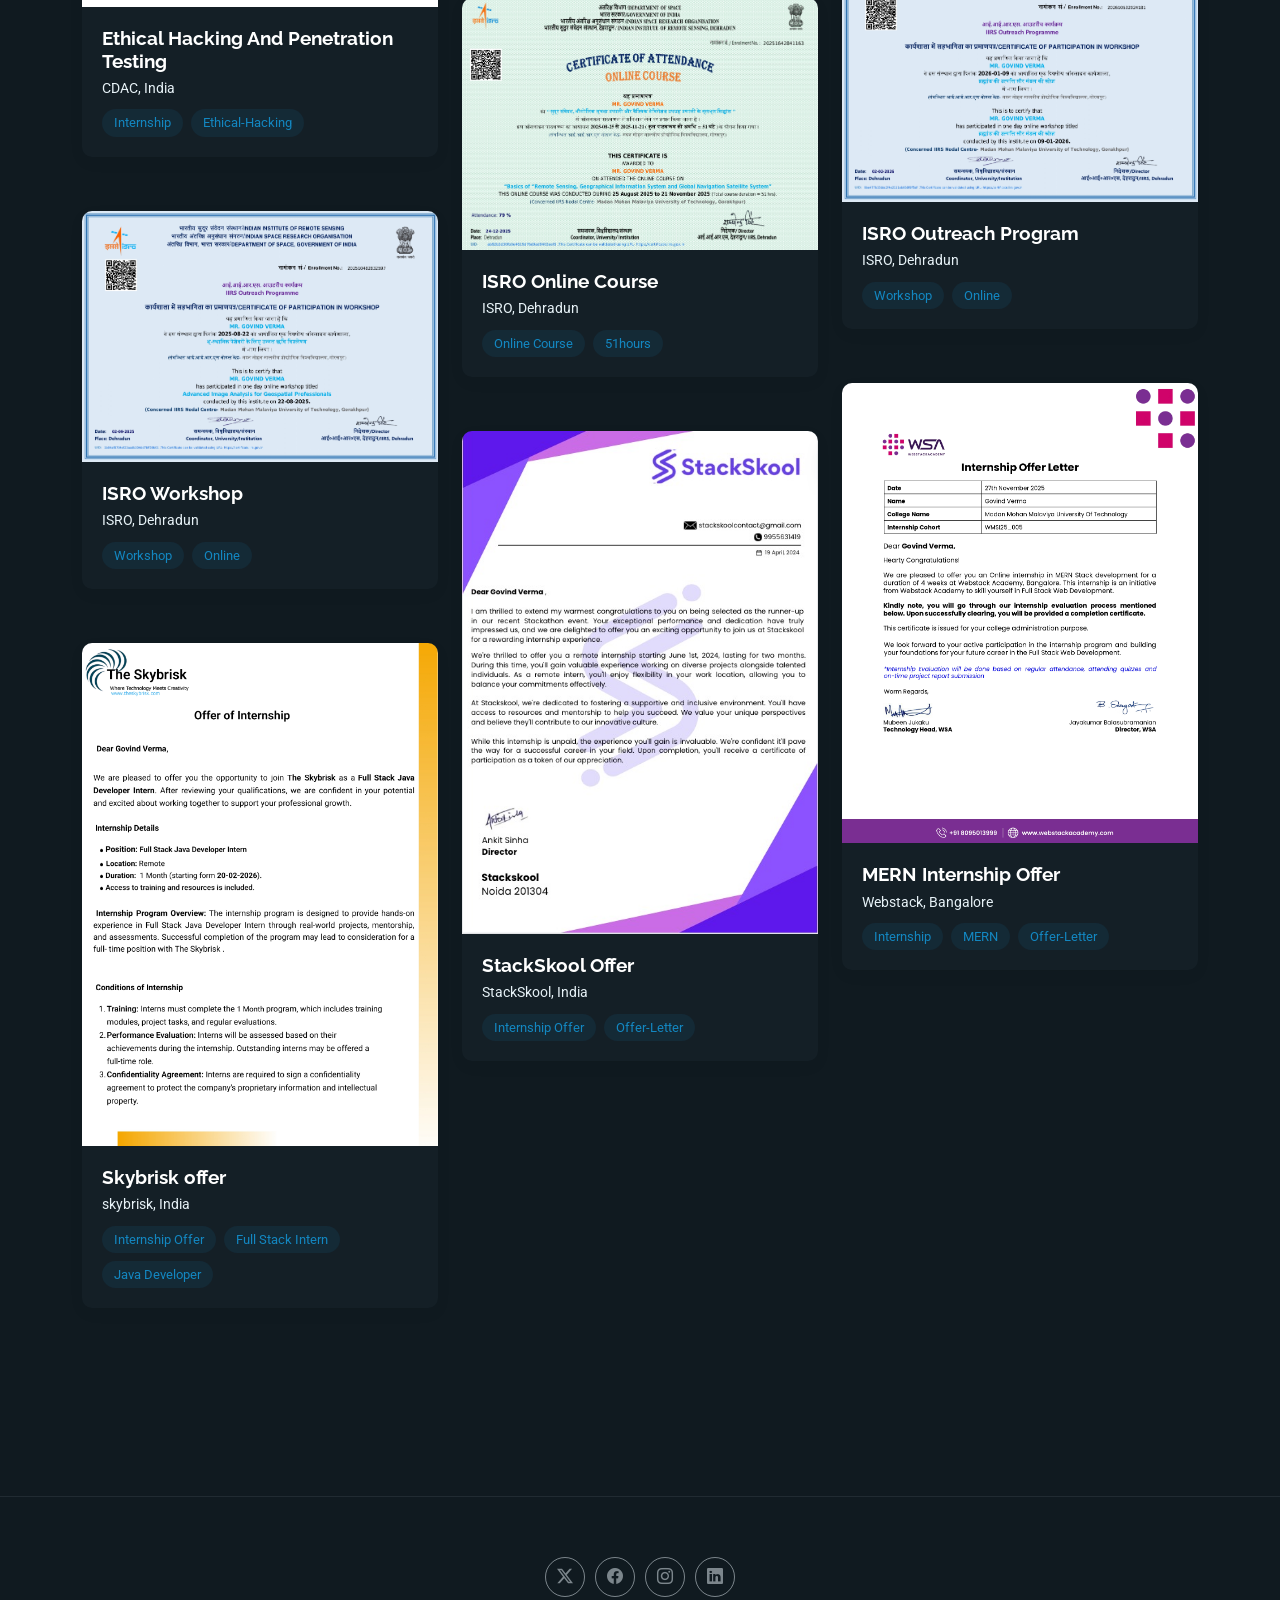
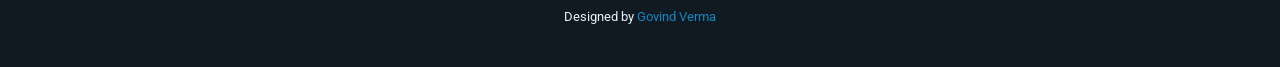
<file: portfolio.html>
<!DOCTYPE html>
<html lang="en">

<head>
  <meta charset="utf-8">
  <meta content="width=device-width, initial-scale=1.0" name="viewport">
  <title>Govind Verma || Software Engineer</title>
  <meta name="description" content="">
  <meta name="keywords" content="">

  <!-- Favicons -->
  <link href="assets/img/profile/favicon.png" rel="icon">
  <!-- Fonts -->
  <link href="https://fonts.googleapis.com" rel="preconnect">
  <link href="https://fonts.gstatic.com" rel="preconnect" crossorigin>
  <link
    href="https://fonts.googleapis.com/css2?family=Roboto:ital,wght@0,100;0,300;0,400;0,500;0,700;0,900;1,100;1,300;1,400;1,500;1,700;1,900&family=Poppins:ital,wght@0,100;0,200;0,300;0,400;0,500;0,600;0,700;1,855&family=Raleway:ital,wght@123456789&display=swap"
    rel="stylesheet">
  <!-- Vendor CSS Files -->
  <link href="assets/vendor/bootstrap/css/bootstrap.min.css" rel="stylesheet">
  <link href="assets/vendor/bootstrap-icons/bootstrap-icons.css" rel="stylesheet">
  <link href="assets/vendor/aos/aos.css" rel="stylesheet">
  <link href="assets/vendor/swiper/swiper-bundle.min.css" rel="stylesheet">
  <link href="assets/vendor/glightbox/css/glightbox.min.css" rel="stylesheet">


  <!-- Main CSS File -->
  <link href="assets/css/main.css" rel="stylesheet">
</head>

<body class="portfolio-page">

  <header id="header" class="header d-flex align-items-center light-background sticky-top">
    <div class="container position-relative d-flex align-items-center justify-content-between">

      <!-- <a href="index.html" class="logo d-flex align-items-center me-auto me-xl-0">
      <img src="assets/img/logo.webp" alt="">
      <h1 class="sitename">FolioOne</h1> 
    </a> -->

      <nav id="navmenu" class="navmenu">
        <ul>
          <li><a href="index.html" >Home</a></li>
          <li><a href="about.html">About</a></li>
          <li><a href="resume.html">Resume</a></li>
          <li><a href="portfolio.html" class="active" >Certificates</a></li>
          <li><a href="services.html">Services</a></li>
          <li><a href="contact.html">Contact</a></li>
        </ul>
        <i class="mobile-nav-toggle d-xl-none bi bi-list"></i>
      </nav>

      <div class="header-social-links">
        <a href="#" class="twitter"><i class="bi bi-twitter-x"></i></a>
        <a href="#" class="facebook"><i class="bi bi-facebook"></i></a>
        <a href="#" class="instagram"><i class="bi bi-instagram"></i></a>
        <a href="#" class="linkedin"><i class="bi bi-linkedin"></i></a>
      </div>

    </div>
  </header>

  <main class="main">

    <!-- Portfolio Section -->
    <section id="portfolio" class="portfolio section">

      <!-- Section Title -->
      <div class="container section-title" data-aos="fade-up">
        <h2>Certificates</h2>
        <!-- <p>It's is the collection of my all certificates which i gotted from academic to till, this certificates is only collection this not showing my skills, to see my work plz click on my work option  </p> -->
         <p>The certificates showcased here are evidence of my proactive approach to learning and self-improvement. They highlight my dedication to building strong fundamentals and developing relevant technical skills through structured training and hands-on experience. Each certification contributes to my overall growth as a computer science student and aspiring developer. These achievements inspire me to keep learning, adapting, and striving for excellence in an ever-evolving tech landscape.</p>
      </div><!-- End Section Title -->

      <div class="container" data-aos="fade-up" data-aos-delay="100">

        <div class="isotope-layout" data-default-filter="*" data-layout="masonry" data-sort="original-order">
          <ul class="portfolio-filters isotope-filters" data-aos="fade-up" data-aos-delay="200">
            <li data-filter="*" class="filter-active">All</li>
            <li data-filter=".filter-Internship">Internship</li>
            <li data-filter=".filter-Skills">Skills</li>
            <li data-filter=".filter-Academic">Academic</li>
            <li data-filter=".filter-Others">Others</li>
          </ul><!-- End Portfolio Filters -->

          <div class="row gy-4 isotope-container" data-aos="fade-up" data-aos-delay="300">

            <div class="col-lg-4 col-md-6 portfolio-item isotope-item filter-Internship">
              <div class="portfolio-card">
                <div class="portfolio-img">
                  <img src="assets/img/certificate/cert.nielit.jpg" alt="Portfolio Item" class="img-fluid">
                  <div class="portfolio-overlay">
                    <a href="assets/img/certificate/cert.nielit.jpg" class="glightbox portfolio-lightbox"><i class="bi bi-plus"></i></a>
                    <a href="#" class="portfolio-details-link"><i class="bi bi-link"></i></a>
                  </div>
                </div>
                <div class="portfolio-info">
                  <h4>AI/ML Internship</h4>
                  <p>NIELIT, Gorakhpur</p>
                  <div class="portfolio-tags">
                    <span>Internship</span>
                    <span>AI/ML</span>
                  </div>
                </div>
              </div>
            </div>

            <div class="col-lg-4 col-md-6 portfolio-item isotope-item filter-Internship">
              <div class="portfolio-card">
                <div class="portfolio-img">
                  <img src="assets/img/certificate/cert.nielit1.jpg" alt="Portfolio Item" class="img-fluid">
                  <div class="portfolio-overlay">
                    <a href="assets/img/certificate/cert.nielit1.jpg" class="glightbox portfolio-lightbox"><i class="bi bi-plus"></i></a>
                    <a href="#" class="portfolio-details-link"><i class="bi bi-link"></i></a>
                  </div>
                </div>
                <div class="portfolio-info">
                  <h4>SDA Internship</h4>
                  <p>NIELIT, Lucknow</p>
                  <div class="portfolio-tags">
                    <span>Internship</span>
                    <span>Python</span><span>Full Stack</span>
                  </div>
                </div>
              </div>
            </div>

            <div class="col-lg-4 col-md-6 portfolio-item isotope-item filter-Internship">
              <div class="portfolio-card">
                <div class="portfolio-img">
                  <img src="assets/img/certificate/cert.mark.jpg" alt="Portfolio Item" class="img-fluid">
                  <div class="portfolio-overlay">
                    <a href="assets/img/certificate/cert.mark.jpg" class="glightbox portfolio-lightbox"><i class="bi bi-plus"></i></a>
                    <a href="#" class="portfolio-details-link"><i class="bi bi-link"></i></a>
                  </div>
                </div>
                <div class="portfolio-info">
                  <h4>Summer Internship Result </h4>
                  <p>NIELIT, Lucknow</p>
                  <div class="portfolio-tags">
                    <span>Grade Card</span>
                    <span>Internship</span>
                  </div>
                </div>
              </div>
            </div>

            <div class="col-lg-4 col-md-6 portfolio-item isotope-item filter-Internship">
              <div class="portfolio-card">
                <div class="portfolio-img">
                  <img src="assets/img/certificate/cert9.jpeg" alt="Portfolio Item" class="img-fluid">
                  <div class="portfolio-overlay">
                    <a href="assets/img/certificate/cert9.jpeg" class="glightbox portfolio-lightbox"><i class="bi bi-plus"></i></a>
                    <a href="#" class="portfolio-details-link"><i class="bi bi-link"></i></a>
                  </div>
                </div>
                <div class="portfolio-info">
                  <h4>Summer Training</h4>
                  <p>Softpro India Pvt. Ltd, lucknow</p>
                  <div class="portfolio-tags">
                    <span>Training</span>
                    <span>JAVA</span>
                  </div>
                </div>
              </div>
            </div>

            
            <div class="col-lg-4 col-md-6 portfolio-item isotope-item filter-Others">
              <div class="portfolio-card">
                <div class="portfolio-img">
                  <img src="assets/img/certificate/cert8.jpeg" alt="Portfolio Item" class="img-fluid">
                  <div class="portfolio-overlay">
                    <a href="assets/img/certificate/cert8.jpeg" class="glightbox portfolio-lightbox"><i class="bi bi-plus"></i></a>
                    <a href="#" class="portfolio-details-link"><i class="bi bi-link"></i></a>
                  </div>
                </div>
                <div class="portfolio-info">
                  <h4>Article Writing</h4>
                  <p>BIS, India</p>
                  <div class="portfolio-tags">
                    <span>Eassy Writing</span>
                    <span>Compitition</span>
                  </div>
                </div>
              </div>
            </div>

            <div class="col-lg-4 col-md-6 portfolio-item isotope-item filter-Other">
              <div class="portfolio-card">
                <div class="portfolio-img">
                  <img src="assets/img/certificate/cert10.jpeg" alt="Portfolio Item" class="img-fluid">
                  <div class="portfolio-overlay">
                    <a href="assets/img/certificate/cert10.jpeg" class="glightbox portfolio-lightbox"><i class="bi bi-plus"></i></a>
                    <a href="#" class="portfolio-details-link"><i class="bi bi-link"></i></a>
                  </div>
                </div>
                <div class="portfolio-info">
                  <h4>Workshop Completion</h4>
                  <p>Arcane, Lucknow</p>
                  <div class="portfolio-tags">
                    <span>One day Workshop</span>
                  </div>
                </div>
              </div>
            </div>

            <div class="col-lg-4 col-md-6 portfolio-item isotope-item filter-Skills">
              <div class="portfolio-card">
                <div class="portfolio-img">
                  <img src="assets/img/certificate/cert11.jpeg" alt="Portfolio Item" class="img-fluid">
                  <div class="portfolio-overlay">
                    <a href="assets/img/certificate/cert11.jpeg" class="glightbox portfolio-lightbox"><i class="bi bi-plus"></i></a>
                    <a href="#" class="portfolio-details-link"><i class="bi bi-link"></i></a>
                  </div>
                </div>
                <div class="portfolio-info">
                  <h4>HackStrom Hackthon</h4>
                  <p>MMMUT, Gorakhpur</p>
                  <div class="portfolio-tags">
                    <span>Hackthon</span>
                    <span>Top 50 </span>
                  </div>
                </div>
              </div>
            </div>

            <div class="col-lg-4 col-md-6 portfolio-item isotope-item filter-Skills">
              <div class="portfolio-card">
                <div class="portfolio-img">
                  <img src="assets/img/certificate/cert12.jpeg" alt="Portfolio Item" class="img-fluid">
                  <div class="portfolio-overlay">
                    <a href="assets/img/certificate/cert12.jpeg" class="glightbox portfolio-lightbox"><i class="bi bi-plus"></i></a>
                    <a href="#" class="portfolio-details-link"><i class="bi bi-link"></i></a>
                  </div>
                </div>
                <div class="portfolio-info">
                  <h4>Outstanding Performer </h4>
                  <p>Softpro India, Lucknow</p>
                  <div class="portfolio-tags">
                    <span>Acheivement</span>
                    <span>Best Project</span>
                  </div>
                </div>
              </div>
            </div>

            <div class="col-lg-4 col-md-6 portfolio-item isotope-item filter-Others">
              <div class="portfolio-card">
                <div class="portfolio-img">
                  <img src="assets/img/certificate/cert13.jpeg" alt="Portfolio Item" class="img-fluid">
                  <div class="portfolio-overlay">
                    <a href="assets/img/certificate/cert13.jpeg" class="glightbox portfolio-lightbox"><i class="bi bi-plus"></i></a>
                    <a href="#" class="portfolio-details-link"><i class="bi bi-link"></i></a>
                  </div>
                </div>
                <div class="portfolio-info">
                  <h4>Workshop</h4>
                  <p>SoftFlew, Lucknow</p>
                  <div class="portfolio-tags">
                    <span>One Day Workshop</span>
                    <span>Web Developement</span>
                  </div>
                </div>
              </div>
            </div>

            <div class="col-lg-4 col-md-6 portfolio-item isotope-item filter-Academic">
              <div class="portfolio-card">
                <div class="portfolio-img">
                  <img src="assets/img/certificate/cert1.jpg" alt="Portfolio Item" class="img-fluid">
                  <div class="portfolio-overlay">
                    <a href="assets/img/certificate/cert1.jpg" class="glightbox portfolio-lightbox"><i class="bi bi-plus"></i></a>
                    <a href="#" class="portfolio-details-link"><i class="bi bi-link"></i></a>
                  </div>
                </div>
                <div class="portfolio-info">
                  <h4>English Extempore</h4>
                  <p>Central Academy, Chauri-Chaura</p>
                  <div class="portfolio-tags">
                    <span>Co-Curricular Activities</span>
                    <span>Extempore</span>
                  </div>
                </div>
              </div>
            </div>

            <div class="col-lg-4 col-md-6 portfolio-item isotope-item filter-Academic">
              <div class="portfolio-card">
                <div class="portfolio-img">
                  <img src="assets/img/certificate/cert2.jpg" alt="Portfolio Item" class="img-fluid">
                  <div class="portfolio-overlay">
                    <a href="assets/img/certificate/cert2.jpg" class="glightbox portfolio-lightbox"><i class="bi bi-plus"></i></a>
                    <a href="#" class="portfolio-details-link"><i class="bi bi-link"></i></a>
                  </div>
                </div>
                <div class="portfolio-info">
                  <h4>Chess</h4>
                  <p>Central Academy, Chauri-Chaura</p>
                  <div class="portfolio-tags">
                    <span>Co-Cirricular Activities</span>
                    <span>Chess Winner</span>
                  </div>
                </div>
              </div>
            </div>

            <div class="col-lg-4 col-md-6 portfolio-item isotope-item filter-Skill">
              <div class="portfolio-card">
                <div class="portfolio-img">
                  <img src="assets/img/certificate/cert3.jpg" alt="Portfolio Item" class="img-fluid">
                  <div class="portfolio-overlay">
                    <a href="assets/img/certificate/cert3.jpg" class="glightbox portfolio-lightbox"><i class="bi bi-plus"></i></a>
                    <a href="#" class="portfolio-details-link"><i class="bi bi-link"></i></a>
                  </div>
                </div>
                <div class="portfolio-info">
                  <h4>Olympiad Winner</h4>
                  <p>Central Academy, Chauri-Chaura</p>
                  <div class="portfolio-tags">
                    <span>Winner</span>
                    <span>Class-Level</span>
                  </div>
                </div>
              </div>
            </div>

            <div class="col-lg-4 col-md-6 portfolio-item isotope-item filter-Academic">
              <div class="portfolio-card">
                <div class="portfolio-img">
                  <img src="assets/img/certificate/cert4.jpg" alt="Portfolio Item" class="img-fluid">
                  <div class="portfolio-overlay">
                    <a href="assets/img/certificate/cert4.jpg" class="glightbox portfolio-lightbox"><i class="bi bi-plus"></i></a>
                    <a href="#" class="portfolio-details-link"><i class="bi bi-link"></i></a>
                  </div>
                </div>
                <div class="portfolio-info">
                  <h4>Best Boy</h4>
                  <p>Central Academy, Chauri-Chaura</p>
                  <div class="portfolio-tags">
                    <span>Well-Deciplined</span>
                    <span>Honest</span>
                  </div>
                </div>
              </div>
            </div>

            <div class="col-lg-4 col-md-6 portfolio-item isotope-item filter-Academic">
              <div class="portfolio-card">
                <div class="portfolio-img">
                  <img src="assets/img/certificate/cert5.jpg" alt="Portfolio Item" class="img-fluid">
                  <div class="portfolio-overlay">
                    <a href="assets/img/certificate/cert5.jpg" class="glightbox portfolio-lightbox"><i class="bi bi-plus"></i></a>
                    <a href="#" class="portfolio-details-link"><i class="bi bi-link"></i></a>
                  </div>
                </div>
                <div class="portfolio-info">
                  <h4>Indian Intelligence Test</h4>
                  <p>Central Academy, Chauri-Chaura</p>
                  <div class="portfolio-tags">
                    <span>Participation</span>
                  </div>
                </div>
              </div>
            </div>

            <div class="col-lg-4 col-md-6 portfolio-item isotope-item filter-Academic">
              <div class="portfolio-card">
                <div class="portfolio-img">
                  <img src="assets/img/certificate/cert6.jpg" alt="Portfolio Item" class="img-fluid">
                  <div class="portfolio-overlay">
                    <a href="assets/img/certificate/cert6.jpg" class="glightbox portfolio-lightbox"><i class="bi bi-plus"></i></a>
                    <a href="#" class="portfolio-details-link"><i class="bi bi-link"></i></a>
                  </div>
                </div>
                <div class="portfolio-info">
                  <h4>Highest Attandance</h4>
                  <p>Central Academy, Chauri-Chaura</p>
                  <div class="portfolio-tags">
                    <span>Regularity</span>
                  </div>
                </div>
              </div>
            </div>

            <div class="col-lg-4 col-md-6 portfolio-item isotope-item filter-Academic">
              <div class="portfolio-card">
                <div class="portfolio-img">
                  <img src="assets/img/certificate/cert7.jpg" alt="Portfolio Item" class="img-fluid" >
                  <div class="portfolio-overlay">
                    <a href="assets/img/certificate/cert7.jpg" class="glightbox portfolio-lightbox"><i class="bi bi-plus"></i></a>
                    <a href="#" class="portfolio-details-link"><i class="bi bi-link"></i></a>
                  </div>
                </div>
                <div class="portfolio-info">
                  <h4>Volleyball Winner</h4>
                  <p>Central Academy, Chauri-Chaura</p>
                  <div class="portfolio-tags">
                    <span>Winner</span>
                    <span>Sport</span>
                  </div>
                </div>
              </div>
            </div>

            <div class="col-lg-4 col-md-6 portfolio-item isotope-item filter-Internship">
              <div class="portfolio-card">
                <div class="portfolio-img">
                  <img src="assets/img/certificate/cert.cdac.jpg" alt="Portfolio Item" class="img-fluid">
                  <div class="portfolio-overlay">
                    <a href="assets/img/certificate/cert.cdac.jpg" class="glightbox portfolio-lightbox"><i class="bi bi-plus"></i></a>
                    <a href="#" class="portfolio-details-link"><i class="bi bi-link"></i></a>
                  </div>
                </div>
                <div class="portfolio-info">
                  <h4>Ethical Hacking And Penetration Testing</h4>
                  <p>CDAC, India</p>
                  <div class="portfolio-tags">
                    <span>Internship</span>
                    <span>Ethical-Hacking</span>
                  </div>
                </div>
              </div>
            </div>

            <div class="col-lg-4 col-md-6 portfolio-item isotope-item filter-Others">
              <div class="portfolio-card">
                <div class="portfolio-img">
                  <img src="assets/img/certificate/cert.isro1.jpg" alt="Portfolio Item" class="img-fluid">
                  <div class="portfolio-overlay">
                    <a href="assets/img/certificate/cert.isro1.jpg" class="glightbox portfolio-lightbox"><i class="bi bi-plus"></i></a>
                    <a href="#" class="portfolio-details-link"><i class="bi bi-link"></i></a>
                  </div>
                </div>
                <div class="portfolio-info">
                  <h4>ISRO Outreach Program</h4>
                  <p>ISRO, Dehradun</p>
                  <div class="portfolio-tags">
                    <span>Workshop</span>
                    <span>Online</span>
                  </div>
                </div>
              </div>
            </div>

            <div class="col-lg-4 col-md-6 portfolio-item isotope-item filter-Others">
              <div class="portfolio-card">
                <div class="portfolio-img">
                  <img src="assets/img/certificate/cert.isro3.jpeg" alt="Portfolio Item" class="img-fluid">
                  <div class="portfolio-overlay">
                    <a href="assets/img/certificate/cert.isro3.jpeg" class="glightbox portfolio-lightbox"><i class="bi bi-plus"></i></a>
                    <a href="#" class="portfolio-details-link"><i class="bi bi-link"></i></a>
                  </div>
                </div>
                <div class="portfolio-info">
                  <h4>ISRO Online Course</h4>
                  <p>ISRO, Dehradun</p>
                  <div class="portfolio-tags">
                    <span>Online Course</span>
                    <span>51hours</span>
                  </div>
                </div>
              </div>
            </div>

            <div class="col-lg-4 col-md-6 portfolio-item isotope-item filter-Others">
              <div class="portfolio-card">
                <div class="portfolio-img">
                  <img src="assets/img/certificate/cert.isro2.jpg" alt="Portfolio Item" class="img-fluid">
                  <div class="portfolio-overlay">
                    <a href="assets/img/certificate/cert.isro2.jpg" class="glightbox portfolio-lightbox"><i class="bi bi-plus"></i></a>
                    <a href="#" class="portfolio-details-link"><i class="bi bi-link"></i></a>
                  </div>
                </div>
                <div class="portfolio-info">
                  <h4>ISRO Workshop</h4>
                  <p>ISRO, Dehradun</p>
                  <div class="portfolio-tags">
                    <span>Workshop</span>
                    <span>Online</span>
                  </div>
                </div>
              </div>
            </div>
            
            <div class="col-lg-4 col-md-6 portfolio-item isotope-item filter-Internship">
              <div class="portfolio-card">
                <div class="portfolio-img">
                  <img src="assets/img/certificate/cert.webstack.jpg" alt="Portfolio Item" class="img-fluid">
                  <div class="portfolio-overlay">
                    <a href="assets/img/certificate/cert.webstack.jpg" class="glightbox portfolio-lightbox"><i class="bi bi-plus"></i></a>
                    <a href="#" class="portfolio-details-link"><i class="bi bi-link"></i></a>
                  </div>
                </div>
                <div class="portfolio-info">
                  <h4>MERN Internship Offer</h4>
                  <p>Webstack, Bangalore</p>
                  <div class="portfolio-tags">
                    <span>Internship</span>
                    <span>MERN</span>
                    <span>Offer-Letter</span>
                  </div>
                </div>
              </div>
            </div>

            <div class="col-lg-4 col-md-6 portfolio-item isotope-item filter-Internship">
              <div class="portfolio-card">
                <div class="portfolio-img">
                  <img src="assets/img/certificate/cert.stack.jpeg" alt="Portfolio Item" class="img-fluid">
                  <div class="portfolio-overlay">
                    <a href="assets/img/certificate/cert.stack.jpeg" class="glightbox portfolio-lightbox"><i class="bi bi-plus"></i></a>
                    <a href="#" class="portfolio-details-link"><i class="bi bi-link"></i></a>
                  </div>
                </div>
                <div class="portfolio-info">
                  <h4>StackSkool Offer</h4>
                  <p>StackSkool, India</p>
                  <div class="portfolio-tags">
                    <span>Internship Offer</span>
                    <span>Offer-Letter</span>
                  </div>
                </div>
              </div>
            </div>

            <div class="col-lg-4 col-md-6 portfolio-item isotope-item filter-Internship">
              <div class="portfolio-card">
                <div class="portfolio-img">
                  <img src="assets/img/certificate/cert.skybrick.jpg" alt="Portfolio Item" class="img-fluid">
                  <div class="portfolio-overlay">
                    <a href="assets/img/certificate/cert.skybrick.jpg" class="glightbox portfolio-lightbox"><i class="bi bi-plus"></i></a>
                    <a href="#" class="portfolio-details-link"><i class="bi bi-link"></i></a>
                  </div>
                </div>
                <div class="portfolio-info">
                  <h4>Skybrisk offer</h4>
                  <p>skybrisk, India</p>
                  <div class="portfolio-tags">
                    <span>Internship Offer</span>
                    <span>Full Stack Intern</span>
                    <span>Java Developer</span>
                  </div>
                </div>
              </div>
            </div>
           
           
          </div><!-- End Portfolio Items Container -->

        </div>

        <div class="text-center mt-5" data-aos="fade-up" data-aos-delay="400">
          <a href="#portfolio" class="btn btn-primary">View All</a>
        </div>

      </div>

    </section><!-- /Portfolio Section -->

  </main>

  <footer id="footer" class="footer">

    <div class="container">
      <div class="social-links d-flex justify-content-center">
        <a href="#" class="twitter"><i class="bi bi-twitter-x"></i></a>
        <a href="#" class="facebook"><i class="bi bi-facebook"></i></a>
        <a href="#" class="instagram"><i class="bi bi-instagram"></i></a>
        <a href="https://www.linkedin.com/in/govindverma07" class="linkedin"><i class="bi bi-linkedin"></i></a>

      </div>
      <div class="credits">
        Designed by <a href="#">Govind Verma</a>
      </div>
    </div>

  </footer>

  <!-- Scroll Top -->
  <a href="#" id="scroll-top" class="scroll-top d-flex align-items-center justify-content-center"><i
      class="bi bi-arrow-up-short"></i></a>

  <!-- Preloader -->
  <div id="preloader"></div>

  <!-- Vendor JS Files -->
  <script src="assets/vendor/bootstrap/js/bootstrap.bundle.min.js"></script>
  <script src="assets/vendor/php-email-form/validate.js"></script>
  <script src="assets/vendor/aos/aos.js"></script>
  <script src="assets/vendor/typed.js/typed.umd.js"></script>
  <script src="assets/vendor/waypoints/noframework.waypoints.js"></script>
  <script src="assets/vendor/purecounter/purecounter_vanilla.js"></script>
  <script src="assets/vendor/swiper/swiper-bundle.min.js"></script>
  <script src="assets/vendor/imagesloaded/imagesloaded.pkgd.min.js"></script>
  <script src="assets/vendor/isotope-layout/isotope.pkgd.min.js"></script>
  <script src="assets/vendor/glightbox/js/glightbox.min.js"></script>

  <!-- Main JS File -->
  <script src="assets/js/main.js"></script>

</body>

</html>
</file>
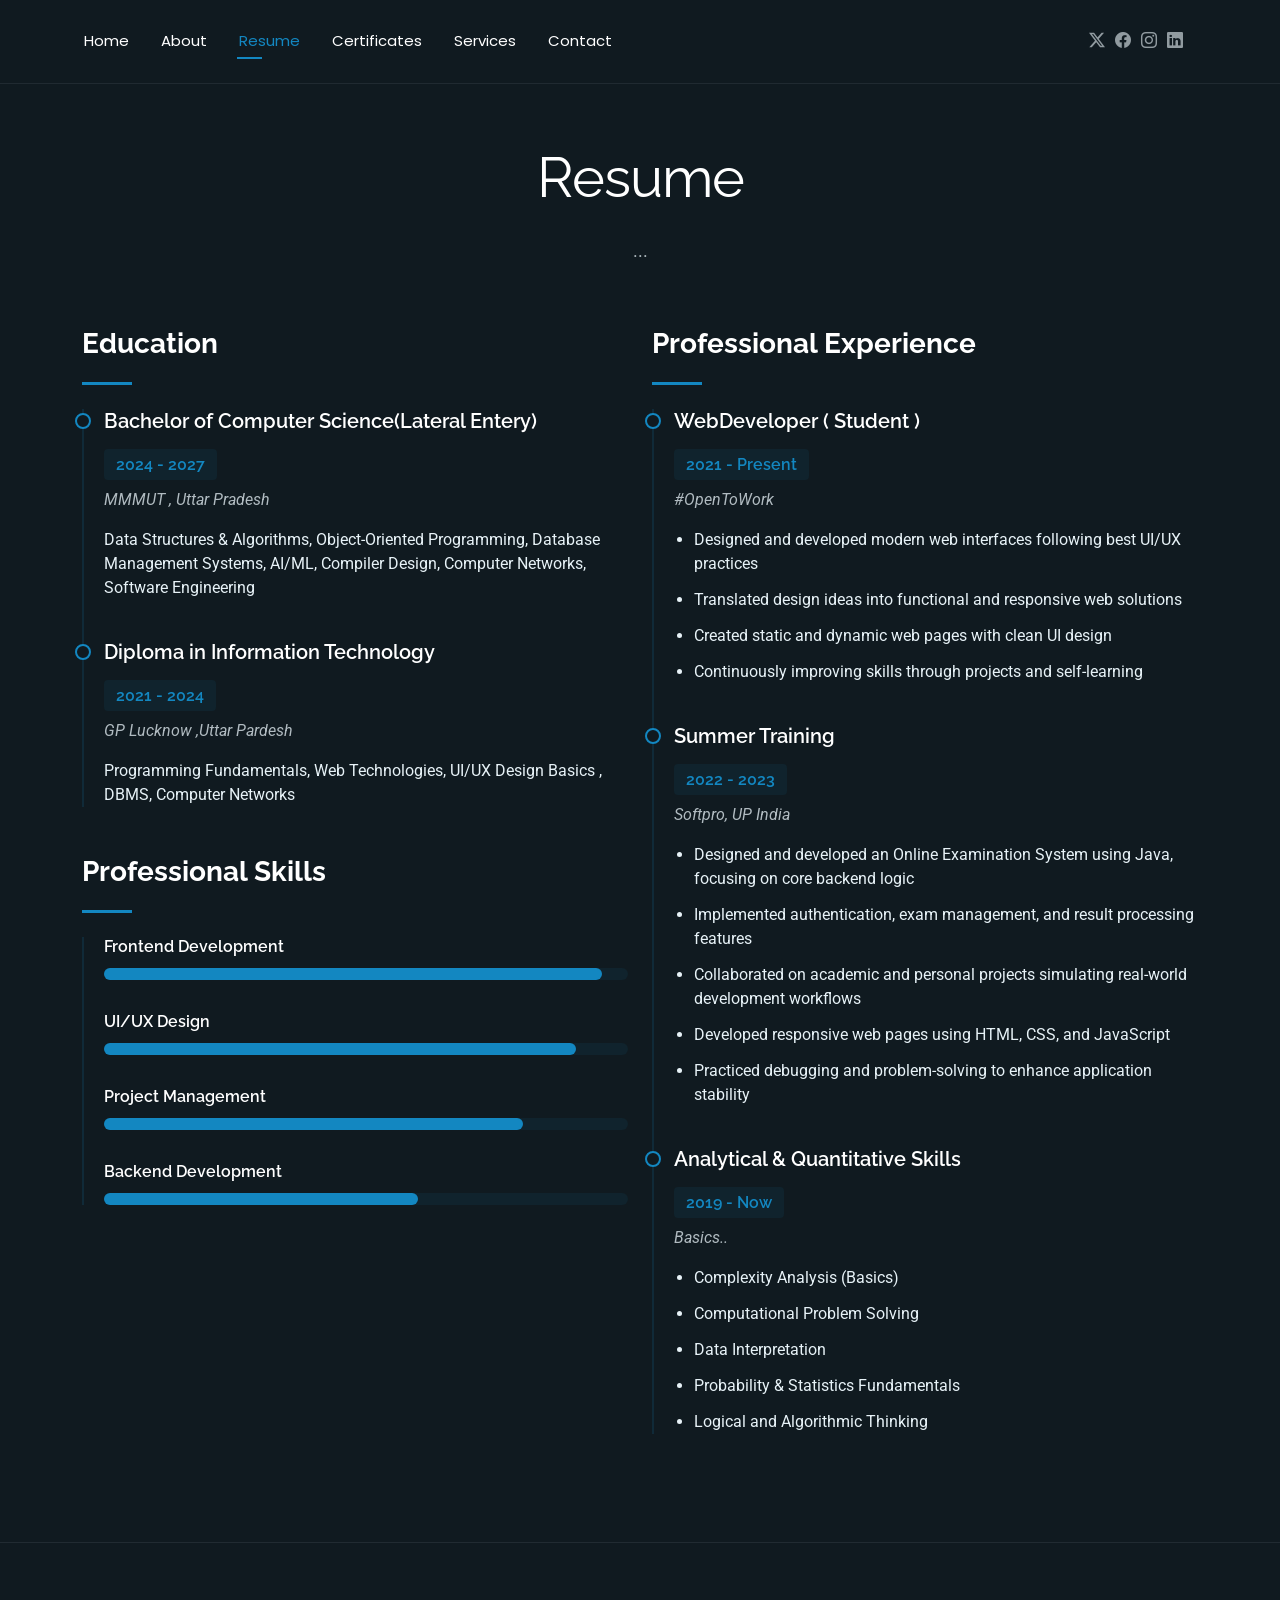
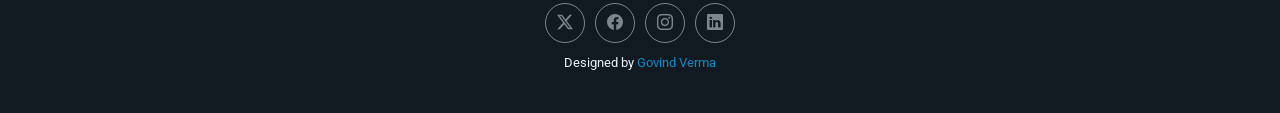
<file: resume.html>
<!DOCTYPE html>
<html lang="en">

<head>
  <meta charset="utf-8">
  <meta content="width=device-width, initial-scale=1.0" name="viewport">
  <title>Resume-Govind Verma || Software Engineer</title>
  <meta name="description" content="">
  <meta name="keywords" content="">

  <!-- Favicons -->
  <link href="assets/img/profile/icon.png" rel="icon">
  <!-- Fonts -->
  <link href="https://fonts.googleapis.com" rel="preconnect">
  <link href="https://fonts.gstatic.com" rel="preconnect" crossorigin>
  <link href="https://fonts.googleapis.com/css2?family=Roboto:ital,wght@0,100;0,300;0,400;0,500;0,700;0,900;1,100;1,300;1,400;1,500;1,700;1,900&family=Poppins:ital,wght@0,100;0,200;0,300;0,400;0,500;0,600;0,700;0,800;0,900;1,100;1,200;1,300;1,400;1,500;1,600;1,700;1,800;1,900&family=Raleway:ital,wght@0,100;0,200;0,300;0,400;0,500;0,600;0,700;0,800;0,900;1,100;1,200;1,300;1,400;1,500;1,600;1,700;1,800;1,900&display=swap" rel="stylesheet">

  <!-- Vendor CSS Files -->
  <link href="assets/vendor/bootstrap/css/bootstrap.min.css" rel="stylesheet">
  <link href="assets/vendor/bootstrap-icons/bootstrap-icons.css" rel="stylesheet">
  <link href="assets/vendor/aos/aos.css" rel="stylesheet">
  <link href="assets/vendor/swiper/swiper-bundle.min.css" rel="stylesheet">
  <link href="assets/vendor/glightbox/css/glightbox.min.css" rel="stylesheet">

  <!-- Main CSS File -->
  <link href="assets/css/main.css" rel="stylesheet">
</head>

<body class="resume-page">

  <header id="header" class="header d-flex align-items-center light-background sticky-top">
    <div class="container position-relative d-flex align-items-center justify-content-between">    <nav id="navmenu" class="navmenu">
        <ul>
          <li><a href="index.html">Home</a></li>
          <li><a href="about.html">About</a></li>
          <li><a href="resume.html" class="active">Resume</a></li>
          <li><a href="portfolio.html">Certificates</a></li>
          <li><a href="services.html">Services</a></li>
          <li><a href="contact.html">Contact</a></li>
        </ul>
        <i class="mobile-nav-toggle d-xl-none bi bi-list"></i>
      </nav>

      <div class="header-social-links">
        <a href="#" class="twitter"><i class="bi bi-twitter-x"></i></a>
        <a href="#" class="facebook"><i class="bi bi-facebook"></i></a>
        <a href="#" class="instagram"><i class="bi bi-instagram"></i></a>
        <a href="https://www.linkedin.com/in/govindverma07" class="linkedin"><i class="bi bi-linkedin"></i></a>
      </div>

    </div>
  </header>

  <main class="main">

    <!-- Resume Section -->
    <section id="resume" class="resume section">

      <!-- Section Title -->
      <div class="container section-title" data-aos="fade-up">
        <h2>Resume</h2>
        <p>...</p>
      </div><!-- End Section Title -->

      <div class="container" data-aos="fade-up" data-aos-delay="100">

        <div class="row">
          <div class="col-lg-6">

            <!-- Education Section -->
            <div class="resume-item" data-aos="fade-up">
              <h3 class="resume-title">Education</h3>

              <div class="resume-content">
                <article class="education-item">
                  <h4>Bachelor of Computer Science(Lateral Entery)</h4>
                  <h5>2024 - 2027</h5>
                  <p class="institution"><em>MMMUT , Uttar Pradesh</em></p>
                  <p>Data Structures & Algorithms, Object-Oriented Programming, Database Management Systems, AI/ML, Compiler Design, Computer Networks, Software Engineering</p>
                </article>

                <article class="education-item">
                  <h4>Diploma in Information Technology</h4>
                  <h5>2021 - 2024</h5>
                  <p class="institution"><em>GP Lucknow ,Uttar Pardesh</em></p>
                  <p>Programming Fundamentals, Web Technologies, UI/UX Design Basics , DBMS, Computer Networks</p>
                </article>
              </div>
            </div><!-- End Education Section -->

            <!-- Professional Skills Section -->
            <div class="resume-item skills-animation" data-aos="fade-up">
              <h3 class="resume-title">Professional Skills</h3>

              <div class="resume-content">
                <div class="skill-item">
                  <h4>Frontend Development</h4>
                  <div class="progress">
                    <div class="progress-bar" role="progressbar" aria-valuenow="95" aria-valuemin="0" aria-valuemax="100"></div>
                  </div>
                </div>
                <div class="skill-item">
                  <h4>UI/UX Design</h4>
                  <div class="progress">
                    <div class="progress-bar" role="progressbar" aria-valuenow="90" aria-valuemin="0" aria-valuemax="100"></div>
                  </div>
                </div>

                <div class="skill-item">
                  <h4>Project Management</h4>
                  <div class="progress">
                    <div class="progress-bar" role="progressbar" aria-valuenow="80" aria-valuemin="0" aria-valuemax="100"></div>
                  </div>
                </div>
                <div class="skill-item">
                  <h4>Backend Development</h4>
                  <div class="progress">
                    <div class="progress-bar" role="progressbar" aria-valuenow="60" aria-valuemin="0" aria-valuemax="100"></div>
                  </div>
                </div>
              </div>
            </div><!-- End Professional Skills Section -->
          </div>

          <div class="col-lg-6">
            <!-- Experience Section -->
            <div class="resume-item" data-aos="fade-up" data-aos-delay="100">
              <h3 class="resume-title">Professional Experience</h3>

              <div class="resume-content">
                <article class="experience-item">
                  <h4>WebDeveloper ( Student )</h4>
                  <h5>2021 - Present</h5>
                  <p class="company"><em>#OpenToWork</em></p>
                  <ul>
                  <li>Designed and developed modern web interfaces following best UI/UX practices</li>
                  <li>Translated design ideas into functional and responsive web solutions</li>
                  <li>Created static and dynamic web pages with clean UI design</li>
                  <li>Continuously improving skills through projects and self-learning</li>
                </ul>
                </article>

                <article class="experience-item">
                  <h4>Summer Training</h4>
                  <h5>2022 - 2023</h5>
                  <p class="company"><em>Softpro, UP India </em></p>
                  <ul>
                  <li>Designed and developed an Online Examination System using Java, focusing on core backend logic</li>
                  <li>Implemented authentication, exam management, and result processing features</li>
                  <li>Collaborated on academic and personal projects simulating real-world development workflows</li>
                  <li>Developed responsive web pages using HTML, CSS, and JavaScript</li>
                  <li>Practiced debugging and problem-solving to enhance application stability</li>
                 
                  </ul>
                </article>

                <article class="experience-item">
                  <h4>Analytical & Quantitative Skills</h4>
                  <h5>2019 - Now </h5>
                  <p class="company"><em>Basics..</em></p>
                  <ul>
                    <li>Complexity Analysis (Basics)</li>
                    <li>Computational Problem Solving</li>
                    <li>Data Interpretation</li>
                    <li>Probability & Statistics Fundamentals</li>
                    <li>Logical and Algorithmic Thinking</li>
                  </ul>
                </article>
              </div>
            </div><!-- End Experience Section -->
          </div>
        </div>

      </div>

    </section><!-- /Resume Section -->

  </main>

 
  <footer id="footer" class="footer">

    <div class="container">
      <div class="social-links d-flex justify-content-center">
        <a href="#" class="twitter"><i class="bi bi-twitter-x"></i></a>
        <a href="#" class="facebook"><i class="bi bi-facebook"></i></a>
        <a href="#" class="instagram"><i class="bi bi-instagram"></i></a>
        <a href="https://www.linkedin.com/in/govindverma07" class="linkedin"><i class="bi bi-linkedin"></i></a>
      
      </div>
      <div class="credits">
        Designed by <a href="https://www.linkedin.com/in/govindverma07">Govind Verma</a>
      </div>
    </div>

  </footer>


  <!-- Scroll Top -->
  <a href="#" id="scroll-top" class="scroll-top d-flex align-items-center justify-content-center"><i class="bi bi-arrow-up-short"></i></a>

  <!-- Preloader -->
  <div id="preloader"></div>

  <!-- Vendor JS Files -->
  <script src="assets/vendor/bootstrap/js/bootstrap.bundle.min.js"></script>
  <script src="assets/vendor/php-email-form/validate.js"></script>
  <script src="assets/vendor/aos/aos.js"></script>
  <script src="assets/vendor/typed.js/typed.umd.js"></script>
  <script src="assets/vendor/waypoints/noframework.waypoints.js"></script>
  <script src="assets/vendor/purecounter/purecounter_vanilla.js"></script>
  <script src="assets/vendor/swiper/swiper-bundle.min.js"></script>
  <script src="assets/vendor/imagesloaded/imagesloaded.pkgd.min.js"></script>
  <script src="assets/vendor/isotope-layout/isotope.pkgd.min.js"></script>
  <script src="assets/vendor/glightbox/js/glightbox.min.js"></script>

  <!-- Main JS File -->
  <script src="assets/js/main.js"></script>

</body>

</html>
</file>
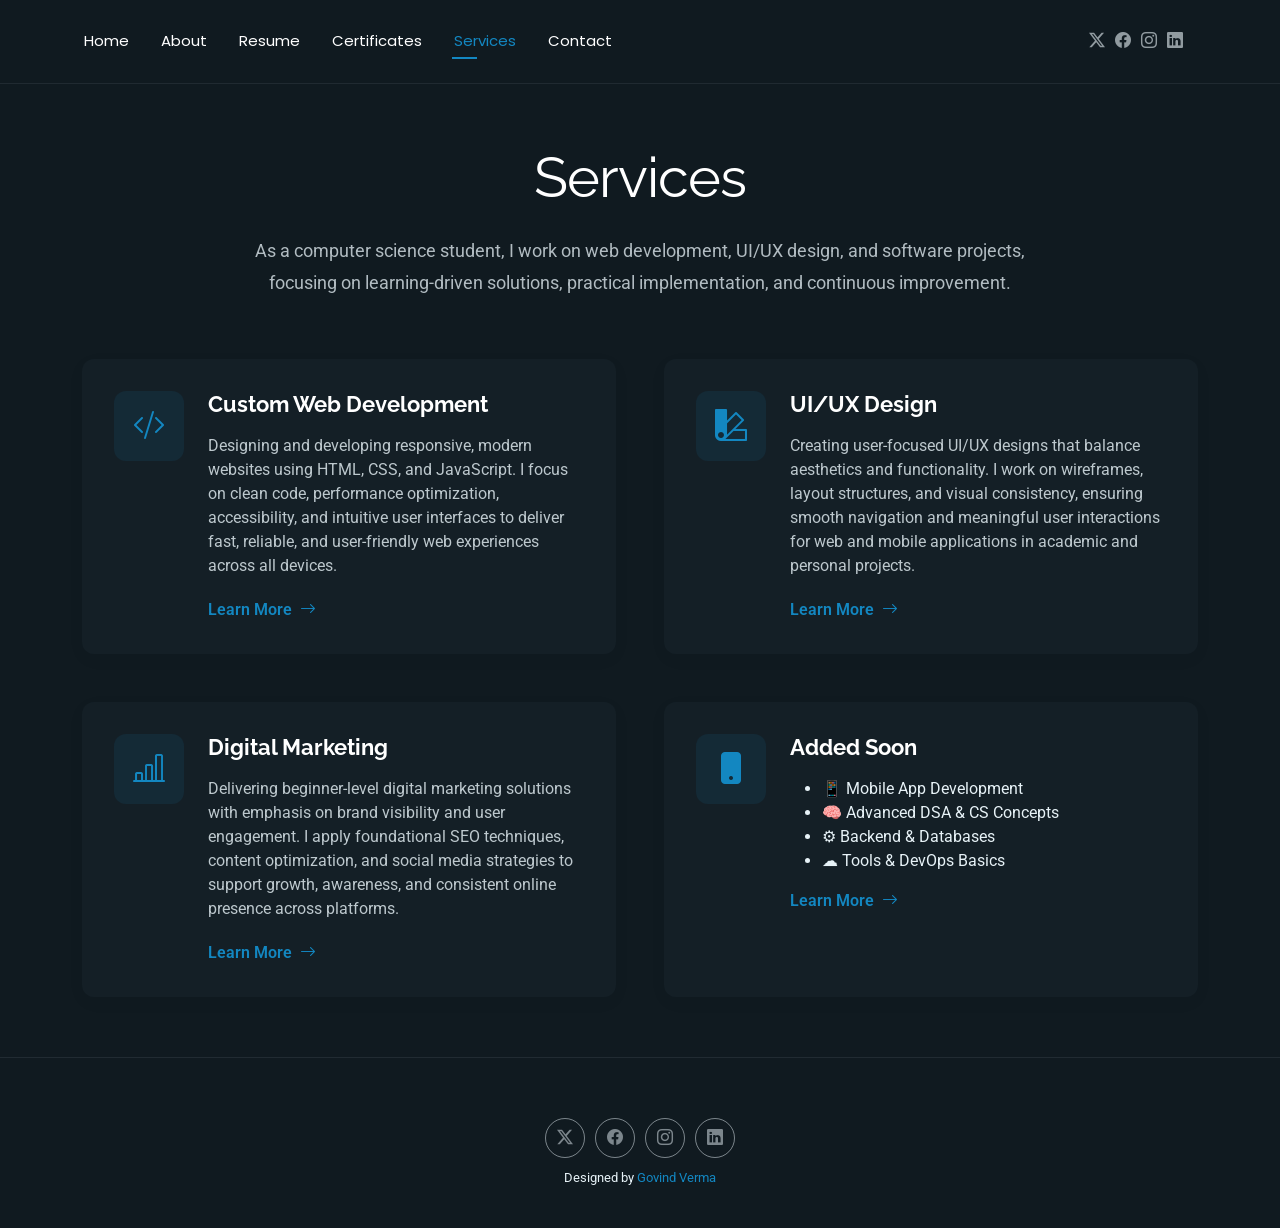
<file: services.html>
<!DOCTYPE html>
<html lang="en">

<head>
  <meta charset="utf-8">
  <meta content="width=device-width, initial-scale=1.0" name="viewport">
  <title>Services - Govind Verma || Software Engineer</title>
  <meta name="description" content="">
  <meta name="keywords" content="">

  <!-- Favicons -->
  <link href="assets/img/profile/icon.png" rel="icon">
  <!-- Fonts -->
  <link href="https://fonts.googleapis.com" rel="preconnect">
  <link href="https://fonts.gstatic.com" rel="preconnect" crossorigin>
  <link href="https://fonts.googleapis.com/css2?family=Roboto:ital,wght@0,100;0,300;0,400;0,500;0,700;0,900;1,100;1,300;1,400;1,500;1,700;1,900&family=Poppins:ital,wght@0,100;0,200;0,300;0,400;0,500;0,600;0,700;0,800;0,900;1,100;1,200;1,300;1,400;1,500;1,600;1,700;1,800;1,900&family=Raleway:ital,wght@0,100;0,200;0,300;0,400;0,500;0,600;0,700;0,800;0,900;1,100;1,200;1,300;1,400;1,500;1,600;1,700;1,800;1,900&display=swap" rel="stylesheet">

  <!-- Vendor CSS Files -->
  <link href="assets/vendor/bootstrap/css/bootstrap.min.css" rel="stylesheet">
  <link href="assets/vendor/bootstrap-icons/bootstrap-icons.css" rel="stylesheet">
  <link href="assets/vendor/aos/aos.css" rel="stylesheet">
  <link href="assets/vendor/swiper/swiper-bundle.min.css" rel="stylesheet">
  <link href="assets/vendor/glightbox/css/glightbox.min.css" rel="stylesheet">

  <!-- Main CSS File -->
  <link href="assets/css/main.css" rel="stylesheet">

 </head>

<body class="services-page">

  <header id="header" class="header d-flex align-items-center light-background sticky-top">
    <div class="container position-relative d-flex align-items-center justify-content-between">
      <nav id="navmenu" class="navmenu">
        <ul>
          <li><a href="index.html">Home</a></li>
          <li><a href="about.html">About</a></li>
          <li><a href="resume.html">Resume</a></li>
          <li><a href="portfolio.html">Certificates</a></li>
          <li><a href="services.html"  class="active">Services</a></li>
          <li><a href="contact.html">Contact</a></li>
        </ul>
        <i class="mobile-nav-toggle d-xl-none bi bi-list"></i>
      </nav>

      <div class="header-social-links">
        <a href="#" class="twitter"><i class="bi bi-twitter-x"></i></a>
        <a href="#" class="facebook"><i class="bi bi-facebook"></i></a>
        <a href="#" class="instagram"><i class="bi bi-instagram"></i></a>
        <a href="https://www.linkedin.com/in/govindverma07" class="linkedin"><i class="bi bi-linkedin"></i></a>
      </div>

    </div>
  </header>

  <main class="main">

    <!-- Services Section -->
    <section id="services" class="services section">

      <!-- Section Title -->
      <div class="container section-title" data-aos="fade-up">
        <h2>Services</h2>
        <p>As a computer science student, I work on web development, UI/UX design, and software projects, focusing on learning-driven solutions, practical implementation, and continuous improvement.</p>
      </div><!-- End Section Title -->

      <div class="container" data-aos="fade-up" data-aos-delay="100">

        <div class="row justify-content-center g-5">

          <div class="col-md-6" data-aos="fade-right" data-aos-delay="100">
            <div class="service-item">
              <div class="service-icon">
                <i class="bi bi-code-slash"></i>
              </div>
              <div class="service-content">
                <h3>Custom Web Development</h3>
                <p>Designing and developing responsive, modern websites using HTML, CSS, and JavaScript. I focus on clean code, performance optimization, accessibility, and intuitive user interfaces to deliver fast, reliable, and user-friendly web experiences across all devices.</p>
                <a href="#" class="service-link">
                  <span>Learn More</span>
                  <i class="bi bi-arrow-right"></i>
                </a>
              </div>
            </div>
          </div><!-- End Service Item -->
          <div class="col-md-6" data-aos="fade-right" data-aos-delay="200">
            <div class="service-item">
              <div class="service-icon">
                <i class="bi bi-palette2"></i>
              </div>
              <div class="service-content">
                <h3>UI/UX Design</h3>
                <p>Creating user-focused UI/UX designs that balance aesthetics and functionality. I work on wireframes, layout structures, and visual consistency, ensuring smooth navigation and meaningful user interactions for web and mobile applications in academic and personal projects.</p>
                <a href="#" class="service-link">
                  <span>Learn More</span>
                  <i class="bi bi-arrow-right"></i>
                </a>
              </div>
            </div>
          </div><!-- End Service Item -->

          <div class="col-md-6" data-aos="fade-left" data-aos-delay="200">
            <div class="service-item">
              <div class="service-icon">
                <i class="bi bi-bar-chart-line"></i>
              </div>
              <div class="service-content">
                <h3>Digital Marketing</h3>
                <p>Delivering beginner-level digital marketing solutions with emphasis on brand visibility and user engagement. I apply foundational SEO techniques, content optimization, and social media strategies to support growth, awareness, and consistent online presence across platforms.</p>
                <a href="#" class="service-link">
                  <span>Learn More</span>
                  <i class="bi bi-arrow-right"></i>
                </a>
              </div>
            </div>
          </div><!-- End Service Item -->
<div class="col-md-6" data-aos="fade-left" data-aos-delay="100">
            <div class="service-item">
              <div class="service-icon">
                <i class="bi bi-phone-fill"></i>
              </div>
              <div class="service-content">
                <h3>Added Soon</h3>
                <ul>
                  <li>📱 Mobile App Development</li>
                  <li>🧠 Advanced DSA & CS Concepts</li>
                  <li>⚙️ Backend & Databases</li>
                  <li>☁️ Tools & DevOps Basics</li>
                </ul>

                <a href="#" class="service-link">
                  <span>Learn More</span>
                  <i class="bi bi-arrow-right"></i>
                </a>
              </div>
            </div>
          </div><!-- End Service Item -->

          <!-- <div class="col-md-6" data-aos="fade-right" data-aos-delay="300">
            <div class="service-item">
              <div class="service-icon">
                <i class="bi bi-cloud-check"></i>
              </div>
              <div class="service-content">
                <h3>Cloud Computing</h3>
                <p>Curabitur aliquet quam id dui posuere blandit. Sed porttitor lectus nibh. Vivamus magna justo, lacinia eget consectetur sed, convallis at tellus. Nulla quis lorem ut libero malesuada feugiat.</p>
                <a href="service-details.html" class="service-link">
                  <span>Learn More</span>
                  <i class="bi bi-arrow-right"></i>
                </a>
              </div>
            </div>
          </div>
           -->
          <!-- End Service Item -->

          <!-- <div class="col-md-6" data-aos="fade-left" data-aos-delay="300">
            <div class="service-item">
              <div class="service-icon">
                <i class="bi bi-shield-lock"></i>
              </div>
              <div class="service-content">
                <h3>Cybersecurity Solutions</h3>
                <p>Vestibulum ac diam sit amet quam vehicula elementum sed sit amet dui. Donec sollicitudin molestie malesuada. Curabitur arcu erat, accumsan id imperdiet et. Proin eget tortor risus.</p>
                <a href="service-details.html" class="service-link">
                  <span>Learn More</span>
                  <i class="bi bi-arrow-right"></i>
                </a>
              </div>
            </div>
          </div> -->
          
          
          <!-- End Service Item -->

        </div>

      </div>

    </section><!-- /Services Section -->

  </main>

 
  <footer id="footer" class="footer">

    <div class="container">
      <div class="social-links d-flex justify-content-center">
        <a href="#" class="twitter"><i class="bi bi-twitter-x"></i></a>
        <a href="#" class="facebook"><i class="bi bi-facebook"></i></a>
        <a href="#" class="instagram"><i class="bi bi-instagram"></i></a>
        <a href="https://www.linkedin.com/in/govindverma07" class="linkedin"><i class="bi bi-linkedin"></i></a>
      
      </div>
      <div class="credits">
        Designed by <a href="https://www.linkedin.com/in/govindverma07">Govind Verma</a>
      </div>
    </div>

  </footer>

  <!-- Scroll Top -->
  <a href="#" id="scroll-top" class="scroll-top d-flex align-items-center justify-content-center"><i class="bi bi-arrow-up-short"></i></a>

  <!-- Preloader -->
  <div id="preloader"></div>

  <!-- Vendor JS Files -->
  <script src="assets/vendor/bootstrap/js/bootstrap.bundle.min.js"></script>
  <script src="assets/vendor/php-email-form/validate.js"></script>
  <script src="assets/vendor/aos/aos.js"></script>
  <script src="assets/vendor/typed.js/typed.umd.js"></script>
  <script src="assets/vendor/waypoints/noframework.waypoints.js"></script>
  <script src="assets/vendor/purecounter/purecounter_vanilla.js"></script>
  <script src="assets/vendor/swiper/swiper-bundle.min.js"></script>
  <script src="assets/vendor/imagesloaded/imagesloaded.pkgd.min.js"></script>
  <script src="assets/vendor/isotope-layout/isotope.pkgd.min.js"></script>
  <script src="assets/vendor/glightbox/js/glightbox.min.js"></script>

  <!-- Main JS File -->
  <script src="assets/js/main.js"></script>

</body>

</html>
</file>
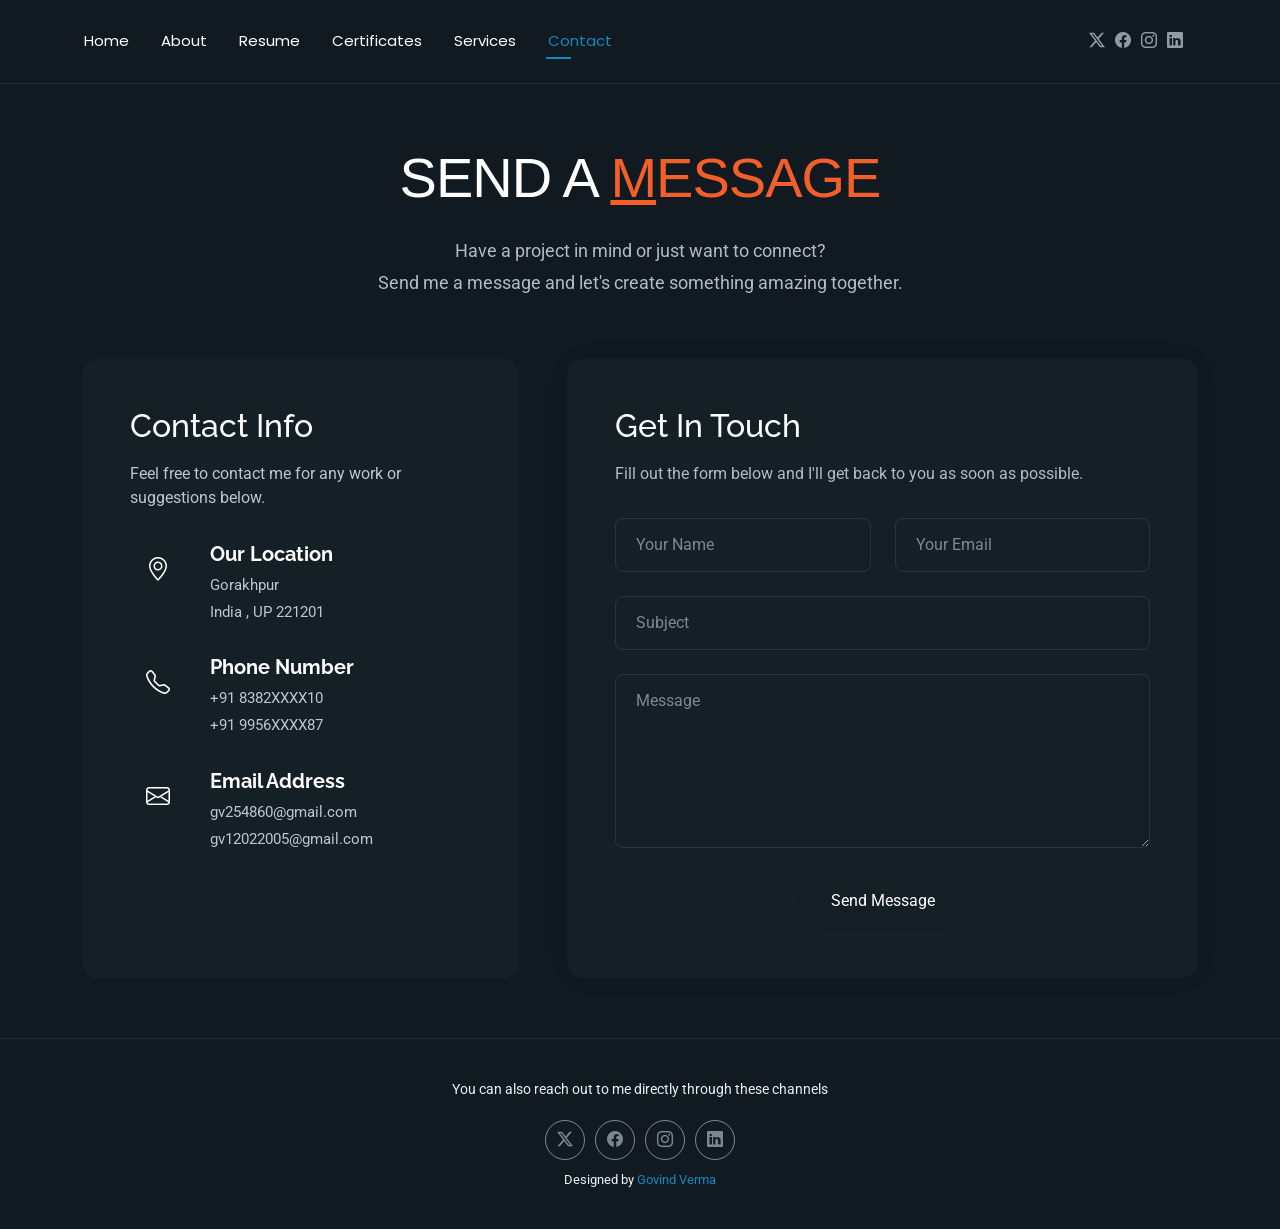
<file: Govind/contact.html>
<!DOCTYPE html>
<html lang="en">

<head>
  <meta charset="utf-8">
  <meta content="width=device-width, initial-scale=1.0" name="viewport">
  <title>Contact-Govind Verma || Software Enginee</title>
  <meta name="description" content="">
  <meta name="keywords" content="">

  <!-- Favicons -->
  <link href="assets/img/profile/icon.png" rel="icon">
  <!-- Fonts -->
  <link href="https://fonts.googleapis.com" rel="preconnect">
  <link href="https://fonts.gstatic.com" rel="preconnect" crossorigin>
  <link href="https://fonts.googleapis.com/css2?family=Roboto:ital,wght@0,100;0,300;0,400;0,500;0,700;0,900;1,100;1,300;1,400;1,500;1,700;1,900&family=Poppins:ital,wght@0,100;0,200;0,300;0,400;0,500;0,600;0,700;0,800;0,900;1,100;1,200;1,300;1,400;1,500;1,600;1,700;1,800;1,900&family=Raleway:ital,wght@0,100;0,200;0,300;0,400;0,500;0,600;0,700;0,800;0,900;1,100;1,200;1,300;1,400;1,500;1,600;1,700;1,800;1,900&display=swap" rel="stylesheet">

  <!-- Vendor CSS Files -->
  <link href="assets/vendor/bootstrap/css/bootstrap.min.css" rel="stylesheet">
  <link href="assets/vendor/bootstrap-icons/bootstrap-icons.css" rel="stylesheet">
  <link href="assets/vendor/aos/aos.css" rel="stylesheet">
  <link href="assets/vendor/swiper/swiper-bundle.min.css" rel="stylesheet">
  <link href="assets/vendor/glightbox/css/glightbox.min.css" rel="stylesheet">

  <!-- Main CSS File -->
  <link href="assets/css/main.css" rel="stylesheet">
</head>

<body class="contact-page">

  <header id="header" class="header d-flex align-items-center light-background sticky-top">
    <div class="container position-relative d-flex align-items-center justify-content-between">
      <nav id="navmenu" class="navmenu">
        <ul>
          <li><a href="index.html" >Home</a></li>
          <li><a href="about.html">About</a></li>
          <li><a href="resume.html">Resume</a></li>
          <li><a href="portfolio.html">Certificates</a></li>
          <li><a href="services.html">Services</a></li>
          <li><a href="contact.html" class="active">Contact</a></li>
        </ul>
        <i class="mobile-nav-toggle d-xl-none bi bi-list"></i>
      </nav>

      <div class="header-social-links">
        <a href="#" class="twitter"><i class="bi bi-twitter-x"></i></a>
        <a href="#" class="facebook"><i class="bi bi-facebook"></i></a>
        <a href="#" class="instagram"><i class="bi bi-instagram"></i></a>
        <a href="https://www.linkedin.com/in/govindverma07" class="linkedin"><i class="bi bi-linkedin"></i></a>
      </div>

    </div>
  </header>

  <main class="main">

    <!-- Contact Section -->
    <section id="contact" class="contact section">

      <!-- Section Title -->
      <div class="container section-title" data-aos="fade-up">
        <h2 style="font-family: 'Franklin Gothic Medium', 'Arial Narrow', Arial, sans-serif;">SEND A <span style="color: rgb(244, 94, 40);"><u>M</u>ESSAGE</span></h2>
        <p>Have a project in mind or just want to connect? 
          <Br>Send me a message and let's create something amazing together.</p>
      </div><!-- End Section Title -->

      <div class="container" data-aos="fade-up" data-aos-delay="100">

        <div class="row g-4 g-lg-5">
          <div class="col-lg-5">
            <div class="info-box" data-aos="fade-up" data-aos-delay="200">
              <h3>Contact Info</h3>
              <p>Feel free to contact me for any work or suggestions below.</p>

              <div class="info-item" data-aos="fade-up" data-aos-delay="300">
                <div class="icon-box">
                  <i class="bi bi-geo-alt"></i>
                </div>
                <div class="content">
                  <h4>Our Location</h4>
                  <p>Gorakhpur</p>
                  <p>India , UP 221201</p>
                </div>
              </div>

              <div class="info-item" data-aos="fade-up" data-aos-delay="400">
                <div class="icon-box">
                  <i class="bi bi-telephone"></i>
                </div>
                <div class="content">
                  <h4>Phone Number</h4>
                  <p>+91 8382XXXX10</p>
                  <p>+91 9956XXXX87</p>
                </div>
              </div>

              <div class="info-item" data-aos="fade-up" data-aos-delay="500">
                <div class="icon-box">
                  <i class="bi bi-envelope"></i>
                </div>
                <div class="content">
                  <h4>Email Address</h4>
                  <p>gv254860@gmail.com</p>
                  <p>gv12022005@gmail.com</p>
                </div>
              </div>
            </div>
          </div>

          <div class="col-lg-7">
            <div class="contact-form" data-aos="fade-up" data-aos-delay="300">
              <h3>Get In Touch</h3>
              <p>Fill out the form below and I'll get back to you as soon as possible.</p>

              <form action="forms/contact.php" method="post" class="php-email-form" data-aos="fade-up" data-aos-delay="200">
                <div class="row gy-4">

                  <div class="col-md-6">
                    <input type="text" name="name" class="form-control" placeholder="Your Name" required="">
                  </div>

                  <div class="col-md-6 ">
                    <input type="email" class="form-control" name="email" placeholder="Your Email" required="">
                  </div>

                  <div class="col-12">
                    <input type="text" class="form-control" name="subject" placeholder="Subject" required="">
                  </div>

                  <div class="col-12">
                    <textarea class="form-control" name="message" rows="6" placeholder="Message" required=""></textarea>
                  </div>

                  <div class="col-12 text-center">
                    <div class="loading">Loading</div>
                    <div class="error-message"></div>
                    <div class="sent-message">Your message has been sent. Thank you!</div>

                    <button type="submit" class="btn">Send Message</button>
                  </div>

                </div>
              </form>

            </div>
          </div>

        </div>

      </div>

    </section><!-- /Contact Section -->

  </main>

  <footer id="footer" class="footer">

    <div class="container">
      <div class="copyright text-center ">
        <p>You can also reach out to me directly through these channels<br></span></p>
      </div>
       <div class="social-links d-flex justify-content-center">
        <a href="#" class="twitter"><i class="bi bi-twitter-x"></i></a>
        <a href="#" class="facebook"><i class="bi bi-facebook"></i></a>
        <a href="#" class="instagram"><i class="bi bi-instagram"></i></a>
        <a href="https://www.linkedin.com/in/govindverma07" class="linkedin"><i class="bi bi-linkedin"></i></a>
      
      </div>
      <div class="credits">
        Designed by <a href="https://www.linkedin.com/in/govindverma07">Govind Verma</a>
      </div>
    </div>
  </footer>

  <!-- Scroll Top -->
  <a href="#" id="scroll-top" class="scroll-top d-flex align-items-center justify-content-center"><i class="bi bi-arrow-up-short"></i></a>

  <!-- Preloader -->
  <div id="preloader"></div>

  <!-- Vendor JS Files -->
  <script src="assets/vendor/bootstrap/js/bootstrap.bundle.min.js"></script>
  <script src="assets/vendor/php-email-form/validate.js"></script>
  <script src="assets/vendor/aos/aos.js"></script>
  <script src="assets/vendor/typed.js/typed.umd.js"></script>
  <script src="assets/vendor/waypoints/noframework.waypoints.js"></script>
  <script src="assets/vendor/purecounter/purecounter_vanilla.js"></script>
  <script src="assets/vendor/swiper/swiper-bundle.min.js"></script>
  <script src="assets/vendor/imagesloaded/imagesloaded.pkgd.min.js"></script>
  <script src="assets/vendor/isotope-layout/isotope.pkgd.min.js"></script>
  <script src="assets/vendor/glightbox/js/glightbox.min.js"></script>

  <!-- Main JS File -->
  <script src="assets/js/main.js"></script>

</body>

</html>
</file>
<file: assets/css/main.css>
/**
* Template Name: FolioOne
* Template URL: https://bootstrapmade.com/folioone-bootstrap-portfolio-website-template/
* Updated: Aug 23 2025 with Bootstrap v5.3.7
* Author: BootstrapMade.com
* License: https://bootstrapmade.com/license/
*/

/*--------------------------------------------------------------
# Font & Color Variables
# Help: https://bootstrapmade.com/color-system/
--------------------------------------------------------------*/
/* Fonts */
:root {
  --default-font: "Roboto",  system-ui, -apple-system, "Segoe UI", Roboto, "Helvetica Neue", Arial, "Noto Sans", "Liberation Sans", sans-serif, "Apple Color Emoji", "Segoe UI Emoji", "Segoe UI Symbol", "Noto Color Emoji";
  --heading-font: "Raleway",  sans-serif;
  --nav-font: "Poppins",  sans-serif;
}

/* Global Colors - The following color variables are used throughout the website. Updating them here will change the color scheme of the entire website */
:root { 
  --background-color: #101a20; /* Background color for the entire website, including individual sections */
  --default-color: #e7f2f7; /* Default color used for the majority of the text content across the entire website */
  --heading-color: #ffffff; /* Color for headings, subheadings and title throughout the website */
  --accent-color: #1387c1; /* Accent color that represents your brand on the website. It's used for buttons, links, and other elements that need to stand out */
  --surface-color: #141f26; /* The surface color is used as a background of boxed elements within sections, such as cards, icon boxes, or other elements that require a visual separation from the global background. */
  --contrast-color: #ffffff; /* Contrast color for text, ensuring readability against backgrounds of accent, heading, or default colors. */
}

/* Nav Menu Colors - The following color variables are used specifically for the navigation menu. They are separate from the global colors to allow for more customization options */
:root {
  --nav-color: #ffffff;  /* The default color of the main navmenu links */
  --nav-hover-color: #1387c1; /* Applied to main navmenu links when they are hovered over or active */
  --nav-mobile-background-color: #213642; /* Used as the background color for mobile navigation menu */
  --nav-dropdown-background-color: #051117; /* Used as the background color for dropdown items that appear when hovering over primary navigation items */
  --nav-dropdown-color: #e7f2f7; /* Used for navigation links of the dropdown items in the navigation menu. */
  --nav-dropdown-hover-color: #1387c1; /* Similar to --nav-hover-color, this color is applied to dropdown navigation links when they are hovered over. */
}

/* Color Presets - These classes override global colors when applied to any section or element, providing reuse of the sam color scheme. */

.light-background {
  --background-color: #142027;
  --surface-color: #325264;
}

.dark-background {
  --background-color: #0b1419;
  --default-color: #ffffff;
  --heading-color: #ffffff;
  --surface-color: #252525;
  --contrast-color: #ffffff;
}

/* Smooth scroll */
:root {
  scroll-behavior: smooth;
}

/*--------------------------------------------------------------
# General Styling & Shared Classes
--------------------------------------------------------------*/
body {
  color: var(--default-color);
  background-color: var(--background-color);
  font-family: var(--default-font);
}

a {
  color: var(--accent-color);
  text-decoration: none;
  transition: 0.3s;
}

a:hover {
  color: color-mix(in srgb, var(--accent-color), transparent 25%);
  text-decoration: none;
}

h1,
h2,
h3,
h4,
h5,
h6 {
  color: var(--heading-color);
  font-family: var(--heading-font);
}

/* PHP Email Form Messages
------------------------------*/
.php-email-form .error-message {
  display: none;
  background: #df1529;
  color: #ffffff;
  text-align: left;
  padding: 15px;
  margin-bottom: 24px;
  font-weight: 600;
}

.php-email-form .sent-message {
  display: none;
  color: #ffffff;
  background: #059652;
  text-align: center;
  padding: 15px;
  margin-bottom: 24px;
  font-weight: 600;
}

.php-email-form .loading {
  display: none;
  background: var(--surface-color);
  text-align: center;
  padding: 15px;
  margin-bottom: 24px;
}

.php-email-form .loading:before {
  content: "";
  display: inline-block;
  border-radius: 50%;
  width: 24px;
  height: 24px;
  margin: 0 10px -6px 0;
  border: 3px solid var(--accent-color);
  border-top-color: var(--surface-color);
  animation: php-email-form-loading 1s linear infinite;
}

@keyframes php-email-form-loading {
  0% {
    transform: rotate(0deg);
  }

  100% {
    transform: rotate(360deg);
  }
}

/*--------------------------------------------------------------
# Global Header
--------------------------------------------------------------*/
.header {
  --background-color: rgba(255, 255, 255, 0);
  color: var(--default-color);
  background-color: var(--background-color);
  padding: 15px 0;
  transition: all 0.5s;
  z-index: 997;
  border-bottom: 1px solid color-mix(in srgb, var(--default-color), transparent 92%);
}

.header .logo {
  line-height: 1;
}

.header .logo img {
  max-height: 36px;
  margin-right: 8px;
}

.header .logo h1 {
  font-size: 32px;
  margin: 0;
  font-weight: 400;
  color: var(--heading-color);
}

.header .header-social-links {
  padding-right: 15px;
}

.header .header-social-links a {
  color: color-mix(in srgb, var(--default-color), transparent 40%);
  padding-left: 6px;
  display: inline-block;
  transition: 0.3s;
  font-size: 16px;
}

.header .header-social-links a:hover {
  color: var(--default-color);
}

.header .header-social-links a i {
  line-height: 0px;
}

@media (max-width: 1200px) {
  .header .logo {
    order: 1;
  }

  .header .header-social-links {
    order: 2;
  }

  .header .navmenu {
    order: 3;
  }
}

/* Global Header on Scroll
------------------------------*/
.scrolled .header {
  --background-color: rgba(16, 26, 32, 0.9);
}

/*--------------------------------------------------------------
# Navigation Menu
--------------------------------------------------------------*/
/* Desktop Navigation */
@media (min-width: 1200px) {
  .navmenu {
    padding: 0;
  }

  .navmenu ul {
    margin: 0;
    padding: 0;
    display: flex;
    list-style: none;
    align-items: center;
  }

  .navmenu li {
    position: relative;
  }

  .navmenu>ul>li {
    white-space: nowrap;
    padding: 15px 28px 15px 0;
  }

  .navmenu>ul>li:last-child {
    padding-right: 0;
  }

  .navmenu a,
  .navmenu a:focus {
    color: var(--nav-color);
    font-size: 15px;
    padding: 0 2px;
    font-family: var(--nav-font);
    font-weight: 400;
    display: flex;
    align-items: center;
    justify-content: space-between;
    white-space: nowrap;
    transition: 0.3s;
    position: relative;
  }

  .navmenu a i,
  .navmenu a:focus i {
    font-size: 12px;
    line-height: 0;
    margin-left: 5px;
    transition: 0.3s;
  }

  .navmenu>ul>li>a:before {
    content: "";
    position: absolute;
    height: 2px;
    bottom: -6px;
    left: 0;
    background-color: var(--nav-hover-color);
    visibility: hidden;
    width: 0px;
    transition: all 0.3s ease-in-out 0s;
  }

  .navmenu a:hover:before,
  .navmenu li:hover>a:before,
  .navmenu .active:before {
    visibility: visible;
    width: 25px;
  }

  .navmenu li:hover>a,
  .navmenu .active,
  .navmenu .active:focus {
    color: var(--nav-hover-color);
  }

  .navmenu .dropdown ul {
    margin: 0;
    padding: 10px 0;
    background: var(--nav-dropdown-background-color);
    display: block;
    position: absolute;
    visibility: hidden;
    left: -5px;
    top: 130%;
    opacity: 0;
    transition: 0.3s;
    border-radius: 4px;
    z-index: 99;
    box-shadow: 0px 0px 30px rgba(0, 0, 0, 0.1);
  }

  .navmenu .dropdown ul li {
    min-width: 200px;
  }

  .navmenu .dropdown ul a {
    padding: 10px 20px;
    font-size: 15px;
    text-transform: none;
    color: var(--nav-dropdown-color);
  }

  .navmenu .dropdown ul a i {
    font-size: 12px;
  }

  .navmenu .dropdown ul a:hover,
  .navmenu .dropdown ul .active:hover,
  .navmenu .dropdown ul li:hover>a {
    color: var(--nav-dropdown-hover-color);
  }

  .navmenu .dropdown:hover>ul {
    opacity: 1;
    top: 100%;
    visibility: visible;
  }

  .navmenu .dropdown .dropdown ul {
    top: 0;
    left: -90%;
    visibility: hidden;
  }

  .navmenu .dropdown .dropdown:hover>ul {
    opacity: 1;
    top: 0;
    left: -100%;
    visibility: visible;
  }
}

/* Mobile Navigation */
@media (max-width: 1199px) {
  .mobile-nav-toggle {
    color: var(--nav-color);
    font-size: 28px;
    line-height: 0;
    margin-right: 10px;
    cursor: pointer;
    transition: color 0.3s;
  }

  .navmenu {
    padding: 0;
    z-index: 9997;
  }

  .navmenu ul {
    display: none;
    list-style: none;
    position: absolute;
    inset: 60px 20px 20px 20px;
    padding: 10px 0;
    margin: 0;
    border-radius: 6px;
    background-color: var(--nav-mobile-background-color);
    border: 1px solid color-mix(in srgb, var(--default-color), transparent 90%);
    box-shadow: none;
    overflow-y: auto;
    transition: 0.3s;
    z-index: 9998;
  }

  .navmenu a,
  .navmenu a:focus {
    color: var(--nav-dropdown-color);
    padding: 10px 20px;
    font-family: var(--nav-font);
    font-size: 17px;
    font-weight: 500;
    display: flex;
    align-items: center;
    justify-content: space-between;
    white-space: nowrap;
    transition: 0.3s;
  }

  .navmenu a i,
  .navmenu a:focus i {
    font-size: 12px;
    line-height: 0;
    margin-left: 5px;
    width: 30px;
    height: 30px;
    display: flex;
    align-items: center;
    justify-content: center;
    border-radius: 50%;
    transition: 0.3s;
    background-color: color-mix(in srgb, var(--accent-color), transparent 90%);
  }

  .navmenu a i:hover,
  .navmenu a:focus i:hover {
    background-color: var(--accent-color);
    color: var(--contrast-color);
  }

  .navmenu a:hover,
  .navmenu .active,
  .navmenu .active:focus {
    color: var(--nav-dropdown-hover-color);
  }

  .navmenu .active i,
  .navmenu .active:focus i {
    background-color: var(--accent-color);
    color: var(--contrast-color);
    transform: rotate(180deg);
  }

  .navmenu .dropdown ul {
    position: static;
    display: none;
    z-index: 99;
    padding: 10px 0;
    margin: 10px 20px;
    background-color: var(--nav-dropdown-background-color);
    transition: all 0.5s ease-in-out;
  }

  .navmenu .dropdown ul ul {
    background-color: rgba(33, 37, 41, 0.1);
  }

  .navmenu .dropdown>.dropdown-active {
    display: block;
    background-color: rgba(33, 37, 41, 0.03);
  }

  .mobile-nav-active {
    overflow: hidden;
  }

  .mobile-nav-active .mobile-nav-toggle {
    color: #fff;
    position: absolute;
    font-size: 32px;
    top: 15px;
    right: 15px;
    margin-right: 0;
    z-index: 9999;
  }

  .mobile-nav-active .navmenu {
    position: fixed;
    overflow: hidden;
    inset: 0;
    background: rgba(33, 37, 41, 0.8);
    transition: 0.3s;
  }

  .mobile-nav-active .navmenu>ul {
    display: block;
  }
}

/*--------------------------------------------------------------
# Global Footer
--------------------------------------------------------------*/
.footer {
  color: var(--default-color);
  background-color: var(--background-color);
  font-size: 14px;
  padding: 40px 0;
  position: relative;
  border-top: 1px solid color-mix(in srgb, var(--default-color), transparent 92%);
}

.footer .copyright p {
  margin-bottom: 0;
}

.footer .social-links {
  margin-top: 20px;
}

.footer .social-links a {
  display: flex;
  align-items: center;
  justify-content: center;
  width: 40px;
  height: 40px;
  border-radius: 50%;
  border: 1px solid color-mix(in srgb, var(--default-color), transparent 50%);
  font-size: 16px;
  color: color-mix(in srgb, var(--default-color), transparent 50%);
  margin: 0 5px;
  transition: 0.3s;
}

.footer .social-links a:hover {
  color: var(--accent-color);
  border-color: var(--accent-color);
}

.footer .credits {
  margin-top: 10px;
  font-size: 13px;
  text-align: center;
}

/*--------------------------------------------------------------
# Preloader
--------------------------------------------------------------*/
#preloader {
  position: fixed;
  inset: 0;
  z-index: 9999;
  overflow: hidden;
  background-color: var(--background-color);
  transition: all 0.6s ease-out;
  width: 100%;
  height: 100vh;
}

#preloader:before,
#preloader:after {
  content: "";
  position: absolute;
  border: 4px solid var(--accent-color);
  border-radius: 50%;
  animation: animate-preloader 2s cubic-bezier(0, 0.2, 0.8, 1) infinite;
}

#preloader:after {
  animation-delay: -0.5s;
}

@keyframes animate-preloader {
  0% {
    width: 10px;
    height: 10px;
    top: calc(50% - 5px);
    left: calc(50% - 5px);
    opacity: 1;
  }

  100% {
    width: 72px;
    height: 72px;
    top: calc(50% - 36px);
    left: calc(50% - 36px);
    opacity: 0;
  }
}

/*--------------------------------------------------------------
# Scroll Top Button
--------------------------------------------------------------*/
.scroll-top {
  position: fixed;
  visibility: hidden;
  opacity: 0;
  right: 15px;
  bottom: -15px;
  z-index: 99999;
  background-color: var(--accent-color);
  width: 44px;
  height: 44px;
  border-radius: 50px;
  transition: all 0.4s;
}

.scroll-top i {
  font-size: 24px;
  color: var(--contrast-color);
  line-height: 0;
}

.scroll-top:hover {
  background-color: color-mix(in srgb, var(--accent-color), transparent 20%);
  color: var(--contrast-color);
}

.scroll-top.active {
  visibility: visible;
  opacity: 1;
  bottom: 15px;
}

/*--------------------------------------------------------------
# Disable aos animation delay on mobile devices
--------------------------------------------------------------*/
@media screen and (max-width: 768px) {
  [data-aos-delay] {
    transition-delay: 0 !important;
  }
}

/*--------------------------------------------------------------
# Global Page Titles & Breadcrumbs
--------------------------------------------------------------*/
.page-title {
  color: var(--default-color);
  background-color: var(--background-color);
  position: relative;
}

.page-title .heading {
  padding: 80px 0;
  border-top: 1px solid color-mix(in srgb, var(--default-color), transparent 90%);
}

.page-title .heading h1 {
  font-size: 38px;
  font-weight: 700;
}

.page-title nav {
  background-color: color-mix(in srgb, var(--default-color), transparent 96%);
  padding: 20px 0;
}

.page-title nav ol {
  display: flex;
  flex-wrap: wrap;
  list-style: none;
  padding: 0;
  margin: 0;
  font-size: 16px;
  font-weight: 400;
}

.page-title nav ol li+li {
  padding-left: 10px;
}

.page-title nav ol li+li::before {
  content: "/";
  display: inline-block;
  padding-right: 10px;
  color: color-mix(in srgb, var(--default-color), transparent 70%);
}

/*--------------------------------------------------------------
# Global Sections
--------------------------------------------------------------*/
section,
.section {
  color: var(--default-color);
  background-color: var(--background-color);
  padding: 60px 0;
  scroll-margin-top: 100px;
  overflow: clip;
}

@media (max-width: 1199px) {

  section,
  .section {
    scroll-margin-top: 66px;
  }
}

/*--------------------------------------------------------------
# Global Section Titles
--------------------------------------------------------------*/
.section-title {
  text-align: center;
  padding-bottom: 60px;
  position: relative;
}

.section-title h2 {
  font-size: 3.5rem;
  font-weight: 400;
  line-height: 1.2;
  color: var(--heading-color);
  margin-bottom: 1.5rem;
  letter-spacing: -1px;
}

@media (max-width: 768px) {
  .section-title h2 {
    font-size: 2.5rem;
  }
}

.section-title p {
  font-size: 1.125rem;
  line-height: 1.8;
  color: color-mix(in srgb, var(--default-color), transparent 25%);
  max-width: 900px;
  margin: 0 auto;
  text-wrap: balance;
}

/*--------------------------------------------------------------
# Hero Section
--------------------------------------------------------------*/
.hero {
  padding: 80px 0;
  min-height: 100vh;
  display: flex;
  align-items: center;
}

.hero .hero-content h1 {
  font-size: 3.5rem;
  font-weight: 700;
  margin-bottom: 1rem;
  line-height: 1.2;
}

.hero .hero-content h1 .highlight {
  color: var(--accent-color);
  position: relative;
}

.hero .hero-content h1 .highlight::after {
  content: "";
  position: absolute;
  bottom: 0;
  left: 0;
  width: 100%;
  height: 3px;
  background: linear-gradient(90deg, var(--accent-color), color-mix(in srgb, var(--accent-color), transparent 50%));
  border-radius: 2px;
}

@media (max-width: 768px) {
  .hero .hero-content h1 {
    font-size: 2.5rem;
  }
}

.hero .hero-content h2 {
  font-size: 1.5rem;
  font-weight: 400;
  margin-bottom: 2rem;
  color: color-mix(in srgb, var(--default-color), transparent 20%);
}

.hero .hero-content h2 .typed {
  color: var(--accent-color);
  font-weight: 600;
}

@media (max-width: 768px) {
  .hero .hero-content h2 {
    font-size: 1.25rem;
  }
}

.hero .hero-content p {
  font-size: 1.1rem;
  line-height: 1.6;
  margin-bottom: 2.5rem;
  color: color-mix(in srgb, var(--default-color), transparent 30%);
}

.hero .hero-actions {
  display: flex;
  gap: 1rem;
  margin-bottom: 3rem;
}

.hero .hero-actions .btn {
  padding: 12px 30px;
  border-radius: 50px;
  font-weight: 600;
  text-decoration: none;
  transition: all 0.3s ease;
  border: 2px solid;
}

.hero .hero-actions .btn.btn-primary {
  background: var(--accent-color);
  color: var(--contrast-color);
  border-color: var(--accent-color);
}

.hero .hero-actions .btn.btn-primary:hover {
  background: color-mix(in srgb, var(--accent-color), black 15%);
  border-color: color-mix(in srgb, var(--accent-color), black 15%);
  transform: translateY(-2px);
}

.hero .hero-actions .btn.btn-outline {
  background: transparent;
  color: var(--accent-color);
  border-color: var(--accent-color);
}

.hero .hero-actions .btn.btn-outline:hover {
  transform: translateY(-2px);
}

@media (max-width: 576px) {
  .hero .hero-actions {
    flex-direction: column;
  }

  .hero .hero-actions .btn {
    text-align: center;
  }
}

.hero .social-links {
  display: flex;
  gap: 1rem;
}

.hero .social-links a {
  width: 45px;
  height: 45px;
  background: var(--surface-color);
  border-radius: 50%;
  display: flex;
  align-items: center;
  justify-content: center;
  color: var(--default-color);
  font-size: 1.2rem;
  transition: all 0.3s ease;
}

.hero .social-links a:hover {
  background: var(--accent-color);
  color: var(--contrast-color);
  transform: translateY(-3px);
  box-shadow: 0 8px 25px color-mix(in srgb, var(--accent-color), transparent 70%);
}

.hero .hero-image {
  position: relative;
}

.hero .hero-image .image-wrapper {
  position: relative;
  max-width: 450px;
  margin: 0 auto;
}

.hero .hero-image .image-wrapper img {
  border-radius: 20px;
  box-shadow: 0 5px 15px color-mix(in srgb, var(--default-color), transparent 95%);
  transition: all 0.4s cubic-bezier(0.25, 0.46, 0.45, 0.94);
  position: relative;
}

.hero .hero-image .image-wrapper img:hover {
  transform: scale(1.02);
  box-shadow: 0 0 0 3px rgba(19, 135, 193, 0.3),
              0 0 20px rgba(19, 135, 193, 0.5),
              0 0 40px rgba(19, 135, 193, 0.6),
              0 0 60px rgba(19, 135, 193, 0.4),
              0 5px 15px rgba(0, 0, 0, 0.3);
  animation: borderGlow 1.2s ease-in-out infinite;
}

.hero .hero-image .floating-elements {
  position: absolute;
  top: 0;
  left: 0;
  right: 0;
  bottom: 0;
  pointer-events: none;
}

.hero .hero-image .floating-elements .floating-card {
  position: absolute;
  background: var(--surface-color);
  padding: 15px 20px;
  border-radius: 15px;
  box-shadow: 0 10px 30px color-mix(in srgb, var(--default-color), transparent 90%);
  display: flex;
  align-items: center;
  gap: 10px;
  font-weight: 600;
  animation: float 3s ease-in-out infinite;
}

.hero .hero-image .floating-elements .floating-card i {
  font-size: 1.5rem;
  color: var(--accent-color);
}

.hero .hero-image .floating-elements .floating-card.design {
  top: 10%;
  right: -10%;
  animation-delay: 0s;
}

.hero .hero-image .floating-elements .floating-card.code {
  bottom: 30%;
  left: -15%;
  animation-delay: 1s;
}

.hero .hero-image .floating-elements .floating-card.creativity {
  top: 60%;
  right: -5%;
  animation-delay: 2s;
}

@media (max-width: 992px) {
  .hero .hero-image .floating-elements .floating-card {
    display: none;
  }
}

@keyframes float {

  0%,
  100% {
    transform: translateY(0px);
  }

  50% {
    transform: translateY(-10px);
  }
}

@keyframes magicShimmer {
  0% {
    box-shadow: 0 0 0 3px rgba(19, 135, 193, 0.3),
                0 0 20px rgba(19, 135, 193, 0.5),
                0 0 40px rgba(19, 135, 193, 0.6),
                0 0 60px rgba(19, 135, 193, 0.4),
                0 5px 15px rgba(0, 0, 0, 0.3);
  }
  25% {
    box-shadow: 0 0 0 4px rgba(19, 135, 193, 0.5),
                0 0 25px rgba(19, 135, 193, 0.7),
                0 0 50px rgba(19, 135, 193, 0.8),
                0 0 80px rgba(19, 135, 193, 0.6),
                0 5px 15px rgba(0, 0, 0, 0.3);
  }
  50% {
    box-shadow: 0 0 0 5px rgba(19, 135, 193, 0.6),
                0 0 30px rgba(19, 135, 193, 0.8),
                0 0 60px rgba(19, 135, 193, 0.9),
                0 0 100px rgba(19, 135, 193, 0.7),
                0 5px 15px rgba(0, 0, 0, 0.3);
  }
  75% {
    box-shadow: 0 0 0 4px rgba(19, 135, 193, 0.5),
                0 0 25px rgba(19, 135, 193, 0.7),
                0 0 50px rgba(19, 135, 193, 0.8),
                0 0 80px rgba(19, 135, 193, 0.6),
                0 5px 15px rgba(0, 0, 0, 0.3);
  }
  100% {
    box-shadow: 0 0 0 3px rgba(19, 135, 193, 0.3),
                0 0 20px rgba(19, 135, 193, 0.5),
                0 0 40px rgba(19, 135, 193, 0.6),
                0 0 60px rgba(19, 135, 193, 0.4),
                0 5px 15px rgba(0, 0, 0, 0.3);
  }
}

@media (max-width: 992px) {
  .hero .hero-content {
    text-align: center;
    margin-bottom: 3rem;
  }
}

/*--------------------------------------------------------------
# About Section
--------------------------------------------------------------*/
.about .intro-content .eyebrow {
  display: inline-block;
  letter-spacing: 0.12em;
  text-transform: uppercase;
  font-size: 12px;
  color: color-mix(in srgb, var(--default-color), transparent 40%);
  margin-bottom: 16px;
}

.about .intro-content .headline {
  font-family: var(--heading-font);
  font-weight: 300;
  line-height: 1.2;
  font-size: clamp(28px, 4vw, 44px);
  margin: 0 0 24px 0;
}

.about .intro-content .lead {
  font-size: 18px;
  line-height: 1.8;
  color: color-mix(in srgb, var(--default-color), transparent 10%);
  margin-bottom: 24px;
}

.about .intro-content p {
  line-height: 1.8;
  margin-bottom: 24px;
  color: color-mix(in srgb, var(--default-color), transparent 5%);
}

.about .intro-content .cta-group {
  display: flex;
  gap: 24px;
  align-items: center;
  margin-top: 24px;
}

.about .intro-content .cta-group .btn-ghost {
  display: inline-flex;
  align-items: center;
  gap: 8px;
  padding: 12px 18px;
  border-radius: 6px;
  color: var(--accent-color);
  background: color-mix(in srgb, var(--accent-color), transparent 92%);
  border: 1px solid color-mix(in srgb, var(--accent-color), transparent 70%);
  transition: 0.3s ease-in-out;
}

.about .intro-content .cta-group .btn-ghost:hover,
.about .intro-content .cta-group .btn-ghost:focus {
  color: var(--contrast-color);
  background: var(--accent-color);
  border-color: var(--accent-color);
  outline: none;
  box-shadow: 0 0 0 3px color-mix(in srgb, var(--accent-color), transparent 70%);
}

.about .intro-content .cta-group .link-underline {
  display: inline-flex;
  align-items: center;
  gap: 8px;
  position: relative;
  color: var(--accent-color);
  padding-bottom: 4px;
  transition: 0.3s ease-in-out;
}

.about .intro-content .cta-group .link-underline::after {
  content: "";
  position: absolute;
  left: 0;
  right: 0;
  bottom: 0;
  height: 1px;
  background: color-mix(in srgb, var(--accent-color), transparent 40%);
  transform: scaleX(0.4);
  transform-origin: left;
  transition: 0.3s ease-in-out;
}

.about .intro-content .cta-group .link-underline:hover,
.about .intro-content .cta-group .link-underline:focus {
  color: color-mix(in srgb, var(--accent-color), transparent 10%);
  outline: none;
}

.about .intro-content .cta-group .link-underline:hover::after,
.about .intro-content .cta-group .link-underline:focus::after {
  transform: scaleX(1);
}

.about .profile-figure {
  margin: 0;
}

.about .profile-figure .profile-photo {
  width: 88%;
  max-width: 440px;
  border-radius: 18px;
  box-shadow: 0 10px 30px color-mix(in srgb, var(--default-color), transparent 92%);
  transform: translateY(0);
  transition: transform 0.3s ease-in-out;
}

.about .profile-figure .profile-caption {
  margin-top: 24px;
  display: flex;
  align-items: center;
  justify-content: center;
}

.about .profile-figure .profile-caption .meta {
  font-size: 14px;
  color: color-mix(in srgb, var(--default-color), transparent 20%);
}

.about .profile-figure .profile-caption .meta .funfact {
  font-size: 13px;
  margin-top: 4px;
  color: color-mix(in srgb, var(--default-color), transparent 35%);
}

.about .profile-figure:hover .profile-photo {
  transform: translateY(-4px);
}

.about .skill-item {
  padding: 24px;
  border-radius: 6px;
  transition: 0.3s ease-in-out;
  background: color-mix(in srgb, var(--surface-color), var(--accent-color) 2%);
  border: 1px solid color-mix(in srgb, var(--default-color), transparent 88%);
  height: 100%;
}

.about .skill-item i {
  font-size: 24px;
  color: var(--accent-color);
  margin-bottom: 16px;
  display: inline-block;
}

.about .skill-item h3 {
  font-size: 16px;
  margin-bottom: 6px;
  font-weight: 500;
}

.about .skill-item p {
  margin: 0;
  font-size: 14px;
  color: color-mix(in srgb, var(--default-color), transparent 25%);
}

.about .skill-item:hover {
  transform: translateY(-3px);
  border-color: color-mix(in srgb, var(--accent-color), transparent 60%);
  box-shadow: 0 10px 30px color-mix(in srgb, var(--default-color), transparent 92%);
}

.about .timeline-item {
  position: relative;
  padding-left: 26px;
}

.about .timeline-item time {
  display: inline-block;
  font-size: 12px;
  letter-spacing: 0.08em;
  text-transform: uppercase;
  color: color-mix(in srgb, var(--default-color), transparent 45%);
  margin-bottom: 6px;
}

.about .timeline-item h4 {
  font-size: 18px;
  font-weight: 400;
  margin: 0 0 6px;
}

.about .timeline-item p {
  font-size: 14px;
  color: color-mix(in srgb, var(--default-color), transparent 25%);
  margin: 0;
}

.about .timeline-item .dot {
  position: absolute;
  left: 0;
  top: 4px;
  width: 10px;
  height: 10px;
  border-radius: 50%;
  background: var(--accent-color);
  box-shadow: 0 0 0 6px color-mix(in srgb, var(--accent-color), transparent 80%);
}

.about .personal-quote {
  padding: 24px 0;
}

.about .personal-quote p {
  font-family: var(--heading-font);
  font-weight: 300;
  font-size: clamp(20px, 3vw, 28px);
  line-height: 1.5;
  color: color-mix(in srgb, var(--default-color), transparent 5%);
  margin: 0 auto;
  max-width: 800px;
}

.about .fact-pill {
  display: flex;
  align-items: center;
  justify-content: center;
  gap: 10px;
  padding: 10px 14px;
  border-radius: 999px;
  border: 1px solid color-mix(in srgb, var(--default-color), transparent 85%);
  background: var(--surface-color);
  color: color-mix(in srgb, var(--default-color), transparent 10%);
  transition: 0.3s ease-in-out;
}

.about .fact-pill i {
  color: var(--accent-color);
}

.about .fact-pill span {
  font-size: 14px;
}

.about .fact-pill:hover {
  transform: translateY(-2px);
  border-color: color-mix(in srgb, var(--accent-color), transparent 60%);
  box-shadow: 0 10px 30px color-mix(in srgb, var(--default-color), transparent 92%);
}

.about .fact-pill:focus-within {
  box-shadow: 0 0 0 3px color-mix(in srgb, var(--accent-color), transparent 70%);
}

@media (max-width: 992px) {
  .about .profile-figure {
    text-align: center !important;
  }

  .about .profile-figure .profile-photo {
    width: 72%;
  }

  .about .intro-content .cta-group {
    flex-wrap: wrap;
  }
}

@media (max-width: 576px) {
  .about .profile-figure .profile-photo {
    width: 100%;
  }
}

/*--------------------------------------------------------------
# Skills Section
--------------------------------------------------------------*/
.skills .skill-box {
  background-color: var(--surface-color);
  padding: 2rem;
  border-radius: 8px;
  box-shadow: 0 0 20px rgba(0, 0, 0, 0.05);
}

.skills .skill-box h3 {
  font-size: 1.2rem;
  margin-bottom: 1rem;
  font-weight: 600;
}

.skills .skill-box p {
  font-size: 0.9rem;
  margin-bottom: 0.8rem;
  opacity: 0.6;
}

.skills .skill-box .progress {
  background-color: color-mix(in srgb, var(--accent-color), transparent 85%);
  border-radius: 50px;
  height: 8px;
  margin-top: 5px;
  overflow: hidden;
}

.skills .skill-box .progress .progress-bar {
  background-color: var(--accent-color);
  height: 100%;
  position: relative;
  border-radius: 50px;
  transition: 0.9s;
  width: 1px;
}

/*--------------------------------------------------------------
# Stats Section
--------------------------------------------------------------*/
.stats .avatars {
  position: relative;
}

.stats .avatars img {
  width: 60px;
  height: 60px;
  border: 3px solid var(--accent-color);
  margin-right: -15px;
  transition: transform 0.3s ease;
}

.stats .avatars img:hover {
  transform: translateY(-5px);
  z-index: 2;
}

.stats .counters h2 {
  color: var(--heading-color);
  font-size: 48px;
  font-weight: 700;
  margin-bottom: 10px;
}

.stats .counters h2 span {
  display: inline-block;
}

.stats .counters p {
  color: var(--default-color);
  font-size: 18px;
  margin: 0;
  opacity: 0.9;
}

@media (max-width: 991px) {
  .stats .row {
    text-align: center;
  }

  .stats .avatars {
    justify-content: center;
    margin-bottom: 40px;
  }

  .stats .counters h2 {
    font-size: 36px;
  }

  .stats .counters p {
    font-size: 16px;
  }

  .stats .counters .col-md-4 {
    margin-bottom: 30px;
  }

  .stats .counters .col-md-4:last-child {
    margin-bottom: 0;
  }
}

@media (max-width: 576px) {
  .stats {
    padding: 60px 0;
  }

  .stats .avatars {
    flex-wrap: wrap;
    justify-content: center;
  }

  .stats .avatars img {
    margin: 0 -8px;
  }
}

/*--------------------------------------------------------------
# Testimonials Section
--------------------------------------------------------------*/
.testimonials .testimonials-carousel,
.testimonials .testimonials-slider {
  overflow: hidden;
}

.testimonials .testimonial-item .testimonial-content {
  border-left: 3px solid var(--accent-color);
  padding-left: 30px;
}

.testimonials .testimonial-item .testimonial-img {
  border-radius: 50%;
  border: 4px solid var(--background-color);
  margin: 0 auto;
}

.testimonials .testimonial-item h3 {
  font-size: 20px;
  font-weight: bold;
  margin: 10px 0 5px 0;
}

.testimonials .testimonial-item h4 {
  font-size: 14px;
  color: color-mix(in srgb, var(--default-color), transparent 40%);
  margin: 0 0 10px 0;
}

.testimonials .testimonial-item .stars i {
  color: #ffc107;
  margin: 0 1px;
}

.testimonials .testimonial-item .quote-icon-left,
.testimonials .testimonial-item .quote-icon-right {
  color: color-mix(in srgb, var(--accent-color), transparent 50%);
  font-size: 26px;
  line-height: 0;
}

.testimonials .testimonial-item .quote-icon-left {
  display: inline-block;
  left: -5px;
  position: relative;
}

.testimonials .testimonial-item .quote-icon-right {
  display: inline-block;
  right: -5px;
  position: relative;
  top: 10px;
  transform: scale(-1, -1);
}

.testimonials .testimonial-item p {
  font-style: italic;
}

.testimonials .swiper-wrapper {
  height: auto;
}

.testimonials .swiper-pagination {
  margin-top: 30px;
  position: relative;
}

.testimonials .swiper-pagination .swiper-pagination-bullet {
  width: 12px;
  height: 12px;
  background-color: color-mix(in srgb, var(--default-color), transparent 85%);
  opacity: 1;
}

.testimonials .swiper-pagination .swiper-pagination-bullet-active {
  background-color: var(--accent-color);
}

/*--------------------------------------------------------------
# Resume Section
--------------------------------------------------------------*/
.resume .resume-item {
  margin-bottom: 3rem;
}

.resume .resume-item .resume-title {
  font-size: 1.75rem;
  font-weight: 700;
  margin-bottom: 1.5rem;
  padding-bottom: 1.5rem;
  position: relative;
  color: var(--heading-color);
}

.resume .resume-item .resume-title::after {
  content: "";
  position: absolute;
  display: block;
  width: 50px;
  height: 3px;
  background: var(--accent-color);
  bottom: 0;
  left: 0;
}

.resume .resume-item .resume-content {
  padding-left: 1.25rem;
  border-left: 2px solid color-mix(in srgb, var(--accent-color), transparent 85%);
}

.resume .resume-item article {
  position: relative;
  margin-bottom: 2.5rem;
}

.resume .resume-item article::before {
  content: "";
  position: absolute;
  width: 16px;
  height: 16px;
  border-radius: 50%;
  left: -1.8rem;
  top: 0.25rem;
  background: var(--background-color);
  border: 2px solid var(--accent-color);
}

.resume .resume-item article h4 {
  font-size: 1.25rem;
  font-weight: 600;
  margin-bottom: 0.5rem;
  color: var(--heading-color);
}

.resume .resume-item article h5 {
  font-size: 1rem;
  background: color-mix(in srgb, var(--accent-color), transparent 92%);
  padding: 0.375rem 0.75rem;
  display: inline-block;
  font-weight: 600;
  margin: 0.5rem 0;
  color: var(--accent-color);
  border-radius: 4px;
}

.resume .resume-item article .institution,
.resume .resume-item article .company {
  font-size: 1rem;
  margin-bottom: 1rem;
  color: color-mix(in srgb, var(--default-color), transparent 25%);
}

.resume .resume-item article p {
  margin-bottom: 1rem;
}

.resume .resume-item article ul {
  padding-left: 1.25rem;
  margin-bottom: 0;
}

.resume .resume-item article ul li {
  padding-bottom: 0.75rem;
  position: relative;
}

.resume .resume-item article ul li:last-child {
  padding-bottom: 0;
}

.resume .skill-item {
  margin-bottom: 2rem;
}

.resume .skill-item h4 {
  font-size: 1rem;
  font-weight: 600;
  margin-bottom: 0.75rem;
  color: var(--heading-color);
}

.resume .skill-item .progress {
  height: 0.75rem;
  background-color: color-mix(in srgb, var(--accent-color), transparent 92%);
  border-radius: 1rem;
  overflow: visible;
}

.resume .skill-item .progress .progress-bar {
  background-color: var(--accent-color);
  position: relative;
  border-radius: 1rem;
  width: 0;
  transition: width 1s ease;
}

.resume .skill-item .progress .progress-bar::after {
  content: attr(aria-valuenow) "%";
  position: absolute;
  right: 0;
  top: -1.75rem;
  font-size: 0.875rem;
  font-weight: 600;
  color: var(--accent-color);
}

@media (max-width: 991.98px) {
  .resume .resume-item {
    margin-bottom: 2rem;
  }
}

@media (max-width: 767.98px) {
  .resume .resume-content {
    padding-left: 1rem !important;
  }

  .resume article::before {
    left: -2rem !important;
  }
}

/*--------------------------------------------------------------
# Services Section
--------------------------------------------------------------*/
.services .service-item {
  display: flex;
  background-color: var(--surface-color);
  border-radius: 12px;
  padding: 2rem;
  height: 100%;
  position: relative;
  overflow: hidden;
  box-shadow: 0 5px 20px rgba(0, 0, 0, 0.03);
  transition: all 0.4s ease;
}

.services .service-item::before {
  content: "";
  position: absolute;
  left: 0;
  top: 0;
  height: 100%;
  width: 4px;
  background-color: var(--accent-color);
  transform: scaleY(0);
  transform-origin: bottom;
  transition: transform 0.4s cubic-bezier(0.65, 0, 0.35, 1);
}

.services .service-item:hover {
  box-shadow: 0 10px 30px rgba(0, 0, 0, 0.08);
  transform: translateY(-5px);
}

.services .service-item:hover::before {
  transform: scaleY(1);
}

.services .service-item:hover .service-icon {
  background-color: var(--accent-color);
  color: var(--contrast-color);
  transform: rotateY(180deg);
}

.services .service-item:hover .service-icon i {
  transform: rotateY(180deg);
}

.services .service-item:hover .service-link i {
  transform: translateX(5px);
}

.services .service-icon {
  flex-shrink: 0;
  width: 70px;
  height: 70px;
  border-radius: 12px;
  background-color: color-mix(in srgb, var(--accent-color), transparent 90%);
  color: var(--accent-color);
  display: flex;
  align-items: center;
  justify-content: center;
  margin-right: 1.5rem;
  transition: all 0.5s ease;
}

.services .service-icon i {
  font-size: 2rem;
  transition: transform 0.5s ease;
}

.services .service-content {
  flex-grow: 1;
}

.services .service-content h3 {
  font-size: 1.4rem;
  margin-bottom: 1rem;
  font-weight: 700;
  color: var(--heading-color);
}

.services .service-content p {
  margin-bottom: 1.25rem;
  color: color-mix(in srgb, var(--default-color), transparent 20%);
}

.services .service-link {
  display: inline-flex;
  align-items: center;
  color: var(--accent-color);
  font-weight: 600;
  text-decoration: none;
  transition: color 0.3s ease;
}

.services .service-link span {
  margin-right: 0.5rem;
}

.services .service-link i {
  transition: transform 0.3s ease;
}

.services .service-link:hover {
  color: color-mix(in srgb, var(--accent-color), transparent 25%);
}

@media (max-width: 767.98px) {
  .services .service-item {
    padding: 1.5rem;
    margin-bottom: 1rem;
  }

  .services .service-icon {
    width: 60px;
    height: 60px;
    margin-right: 1rem;
  }

  .services .service-icon i {
    font-size: 1.5rem;
  }

  .services .service-content h3 {
    font-size: 1.2rem;
    margin-bottom: 0.75rem;
  }

  .services .service-content p {
    margin-bottom: 1rem;
    font-size: 0.95rem;
  }
}

@media (max-width: 575.98px) {
  .services .service-item {
    flex-direction: column;
    text-align: center;
  }

  .services .service-item::before {
    width: 100%;
    height: 4px;
    transform: scaleX(0);
    transform-origin: left;
  }

  .services .service-item:hover::before {
    transform: scaleX(1);
  }

  .services .service-icon {
    margin-right: 0;
    margin-bottom: 1.25rem;
  }

  .services .service-link {
    justify-content: center;
  }
}

/*--------------------------------------------------------------
# Service Details Section
--------------------------------------------------------------*/
.service-details .service-hero {
  margin-bottom: 4rem;
}

.service-details .service-hero .service-meta {
  display: flex;
  align-items: center;
  gap: 1rem;
  margin-bottom: 1.5rem;
}

.service-details .service-hero .service-meta .service-category {
  background: color-mix(in srgb, var(--accent-color), transparent 85%);
  color: var(--accent-color);
  padding: 0.5rem 1rem;
  border-radius: 20px;
  font-size: 0.85rem;
  font-weight: 500;
  letter-spacing: 0.5px;
}

.service-details .service-hero .service-meta .reading-time {
  color: color-mix(in srgb, var(--default-color), transparent 50%);
  font-size: 0.9rem;
  font-weight: 300;
}

.service-details .service-hero h1 {
  font-size: 3.5rem;
  font-weight: 300;
  line-height: 1.2;
  margin-bottom: 1.5rem;
  color: var(--heading-color);
  letter-spacing: -0.02em;
}

.service-details .service-hero .service-description {
  font-size: 1.25rem;
  line-height: 1.7;
  color: color-mix(in srgb, var(--default-color), transparent 25%);
  font-weight: 300;
  margin: 0;
}

.service-details .service-visual {
  margin-bottom: 4rem;
  overflow: hidden;
  border-radius: 4px;
}

.service-details .service-visual img {
  width: 100%;
  height: 400px;
  object-fit: cover;
  transition: transform 0.5s ease;
}

.service-details .service-visual img:hover {
  transform: scale(1.02);
}

.service-details .service-narrative {
  margin-bottom: 5rem;
}

.service-details .service-narrative h3 {
  font-size: 2rem;
  font-weight: 300;
  margin-bottom: 2rem;
  color: var(--heading-color);
  letter-spacing: -0.01em;
}

.service-details .service-narrative p {
  font-size: 1.1rem;
  line-height: 1.8;
  margin-bottom: 2rem;
  color: var(--default-color);
  font-weight: 300;
}

.service-details .benefits-grid {
  display: grid;
  grid-template-columns: repeat(auto-fit, minmax(280px, 1fr));
  gap: 2.5rem;
  margin-top: 3rem;
}

.service-details .benefits-grid .benefit-card {
  text-align: center;
  padding: 0;
}

.service-details .benefits-grid .benefit-card .benefit-icon {
  width: 60px;
  height: 60px;
  background: color-mix(in srgb, var(--accent-color), transparent 90%);
  border-radius: 50%;
  display: flex;
  align-items: center;
  justify-content: center;
  margin: 0 auto 1.5rem;
  transition: all 0.3s ease;
}

.service-details .benefits-grid .benefit-card .benefit-icon i {
  font-size: 1.5rem;
  color: var(--accent-color);
}

.service-details .benefits-grid .benefit-card:hover .benefit-icon {
  background: var(--accent-color);
  transform: translateY(-2px);
}

.service-details .benefits-grid .benefit-card:hover .benefit-icon i {
  color: var(--contrast-color);
}

.service-details .benefits-grid .benefit-card h4 {
  font-size: 1.2rem;
  font-weight: 400;
  margin-bottom: 1rem;
  color: var(--heading-color);
}

.service-details .benefits-grid .benefit-card p {
  font-size: 1rem;
  line-height: 1.6;
  color: color-mix(in srgb, var(--default-color), transparent 30%);
  margin: 0;
}

.service-details .timeline-section {
  margin-bottom: 4rem;
}

.service-details .timeline-section h3 {
  font-size: 2rem;
  font-weight: 300;
  margin-bottom: 3rem;
  color: var(--heading-color);
  letter-spacing: -0.01em;
}

.service-details .timeline-section .timeline {
  position: relative;
}

.service-details .timeline-section .timeline::before {
  content: "";
  position: absolute;
  left: 30px;
  top: 0;
  bottom: 0;
  width: 1px;
  background: color-mix(in srgb, var(--default-color), transparent 85%);
}

.service-details .timeline-section .timeline .timeline-item {
  position: relative;
  padding-left: 80px;
  margin-bottom: 3rem;
}

.service-details .timeline-section .timeline .timeline-item:last-child {
  margin-bottom: 0;
}

.service-details .timeline-section .timeline .timeline-item .timeline-marker {
  position: absolute;
  left: 0;
  top: 0;
  width: 60px;
  height: 60px;
  background: var(--surface-color);
  border: 2px solid color-mix(in srgb, var(--accent-color), transparent 70%);
  border-radius: 50%;
  display: flex;
  align-items: center;
  justify-content: center;
  z-index: 1;
}

.service-details .timeline-section .timeline .timeline-item .timeline-marker span {
  font-size: 1.2rem;
  font-weight: 500;
  color: var(--accent-color);
}

.service-details .timeline-section .timeline .timeline-item .timeline-content h4 {
  font-size: 1.3rem;
  font-weight: 400;
  margin-bottom: 0.75rem;
  color: var(--heading-color);
}

.service-details .timeline-section .timeline .timeline-item .timeline-content p {
  font-size: 1rem;
  line-height: 1.6;
  margin-bottom: 0.5rem;
  color: var(--default-color);
}

.service-details .timeline-section .timeline .timeline-item .timeline-content small {
  color: color-mix(in srgb, var(--default-color), transparent 40%);
  font-size: 0.9rem;
  font-weight: 500;
}

.service-details .service-sidebar {
  padding-left: 2rem;
}

@media (max-width: 992px) {
  .service-details .service-sidebar {
    padding-left: 0;
    margin-top: 4rem;
  }
}

.service-details .overview-card,
.service-details .success-story,
.service-details .consultation-form {
  background: var(--surface-color);
  border-radius: 8px;
  padding: 2.5rem;
  margin-bottom: 2.5rem;
  border: 1px solid color-mix(in srgb, var(--default-color), transparent 93%);
  transition: all 0.3s ease;
}

.service-details .overview-card:hover,
.service-details .success-story:hover,
.service-details .consultation-form:hover {
  border-color: color-mix(in srgb, var(--accent-color), transparent 80%);
}

.service-details .overview-card .overview-header h4 {
  font-size: 1.4rem;
  font-weight: 400;
  margin-bottom: 2rem;
  color: var(--heading-color);
}

.service-details .overview-card .overview-stats {
  display: grid;
  grid-template-columns: repeat(3, 1fr);
  gap: 1.5rem;
  margin-bottom: 2rem;
}

.service-details .overview-card .overview-stats .stat-item {
  text-align: center;
}

.service-details .overview-card .overview-stats .stat-item .stat-number {
  font-size: 2rem;
  font-weight: 300;
  color: var(--accent-color);
  line-height: 1;
  margin-bottom: 0.5rem;
}

.service-details .overview-card .overview-stats .stat-item .stat-label {
  font-size: 0.85rem;
  color: color-mix(in srgb, var(--default-color), transparent 40%);
  font-weight: 500;
  text-transform: uppercase;
  letter-spacing: 0.5px;
}

.service-details .overview-card .overview-details {
  border-top: 1px solid color-mix(in srgb, var(--default-color), transparent 90%);
  padding-top: 1.5rem;
}

.service-details .overview-card .overview-details .detail-row {
  display: flex;
  justify-content: space-between;
  align-items: center;
  margin-bottom: 1rem;
}

.service-details .overview-card .overview-details .detail-row:last-child {
  margin-bottom: 0;
}

.service-details .overview-card .overview-details .detail-row .detail-label {
  font-size: 0.95rem;
  color: color-mix(in srgb, var(--default-color), transparent 30%);
  font-weight: 400;
}

.service-details .overview-card .overview-details .detail-row .detail-value {
  font-size: 0.95rem;
  color: var(--heading-color);
  font-weight: 500;
}

.service-details .success-story .story-quote p {
  font-size: 1.1rem;
  line-height: 1.7;
  color: color-mix(in srgb, var(--default-color), transparent 20%);
  font-style: italic;
  margin-bottom: 2rem;
}

.service-details .success-story .story-author {
  display: flex;
  align-items: center;
  gap: 1rem;
  margin-bottom: 1.5rem;
}

.service-details .success-story .story-author .author-avatar {
  width: 50px;
  height: 50px;
  border-radius: 50%;
  object-fit: cover;
}

.service-details .success-story .story-author .author-details h5 {
  font-size: 1rem;
  font-weight: 500;
  margin-bottom: 0.25rem;
  color: var(--heading-color);
}

.service-details .success-story .story-author .author-details span {
  display: block;
  font-size: 0.9rem;
  color: color-mix(in srgb, var(--default-color), transparent 40%);
  margin-bottom: 0.25rem;
}

.service-details .success-story .story-author .author-details small {
  font-size: 0.8rem;
  color: color-mix(in srgb, var(--default-color), transparent 50%);
}

.service-details .success-story .story-metrics {
  display: grid;
  grid-template-columns: repeat(2, 1fr);
  gap: 1rem;
  padding-top: 1.5rem;
  border-top: 1px solid color-mix(in srgb, var(--default-color), transparent 90%);
}

.service-details .success-story .story-metrics .metric {
  text-align: center;
}

.service-details .success-story .story-metrics .metric .metric-value {
  font-size: 1.5rem;
  font-weight: 500;
  color: var(--accent-color);
  display: block;
  margin-bottom: 0.25rem;
}

.service-details .success-story .story-metrics .metric .metric-label {
  font-size: 0.8rem;
  color: color-mix(in srgb, var(--default-color), transparent 40%);
  text-transform: uppercase;
  letter-spacing: 0.5px;
}

.service-details .consultation-form .form-header {
  margin-bottom: 2rem;
}

.service-details .consultation-form .form-header h4 {
  font-size: 1.4rem;
  font-weight: 400;
  margin-bottom: 0.75rem;
  color: var(--heading-color);
}

.service-details .consultation-form .form-header p {
  font-size: 0.95rem;
  line-height: 1.6;
  color: color-mix(in srgb, var(--default-color), transparent 30%);
  margin: 0;
}

.service-details .consultation-form .form-group {
  margin-bottom: 1.5rem;
}

.service-details .consultation-form .form-input {
  width: 100%;
  padding: 1rem;
  border: 1px solid color-mix(in srgb, var(--default-color), transparent 85%);
  border-radius: 4px;
  font-size: 0.95rem;
  transition: all 0.3s ease;
  background: transparent;
}

.service-details .consultation-form .form-input:focus {
  outline: none;
  border-color: var(--accent-color);
  box-shadow: 0 0 0 3px color-mix(in srgb, var(--accent-color), transparent 90%);
}

.service-details .consultation-form input[type=text],
.service-details .consultation-form input[type=email],
.service-details .consultation-form input[type=tel],
.service-details .consultation-form select,
.service-details .consultation-form textarea {
  color: var(--default-color);
  background-color: var(--surface-color);
  font-size: 14px;
  border-color: color-mix(in srgb, var(--default-color), transparent 80%);
}

.service-details .consultation-form input[type=text]:focus,
.service-details .consultation-form input[type=email]:focus,
.service-details .consultation-form input[type=tel]:focus,
.service-details .consultation-form select:focus,
.service-details .consultation-form textarea:focus {
  border-color: var(--accent-color);
}

.service-details .consultation-form input[type=text]::placeholder,
.service-details .consultation-form input[type=email]::placeholder,
.service-details .consultation-form input[type=tel]::placeholder,
.service-details .consultation-form select::placeholder,
.service-details .consultation-form textarea::placeholder {
  color: color-mix(in srgb, var(--default-color), transparent 70%);
}

.service-details .consultation-form .btn-consultation {
  background: var(--accent-color);
  color: var(--contrast-color);
  border: none;
  padding: 1rem 2rem;
  border-radius: 4px;
  font-size: 0.95rem;
  font-weight: 500;
  width: 100%;
  display: flex;
  align-items: center;
  justify-content: center;
  gap: 0.5rem;
  transition: all 0.3s ease;
  text-transform: none;
}

.service-details .consultation-form .btn-consultation:hover {
  background: color-mix(in srgb, var(--accent-color), transparent 10%);
  transform: translateY(-1px);
}

.service-details .consultation-form .btn-consultation i {
  font-size: 0.9rem;
}

@media (max-width: 768px) {
  .service-details .service-hero h1 {
    font-size: 2.5rem;
  }

  .service-details .service-hero .service-description {
    font-size: 1.1rem;
  }

  .service-details .service-visual img {
    height: 250px;
  }

  .service-details .benefits-grid {
    grid-template-columns: 1fr;
    gap: 2rem;
  }

  .service-details .timeline-section .timeline::before {
    left: 20px;
  }

  .service-details .timeline-section .timeline .timeline-item {
    padding-left: 60px;
  }

  .service-details .timeline-section .timeline .timeline-item .timeline-marker {
    width: 40px;
    height: 40px;
  }

  .service-details .timeline-section .timeline .timeline-item .timeline-marker span {
    font-size: 1rem;
  }

  .service-details .overview-card .overview-stats {
    grid-template-columns: 1fr;
    gap: 1rem;
  }
}

/*--------------------------------------------------------------
# Portfolio Section
--------------------------------------------------------------*/
.portfolio .portfolio-filters {
  display: flex;
  justify-content: center;
  flex-wrap: wrap;
  gap: 10px;
  margin-bottom: 30px;
  padding: 0;
  list-style: none;
}

.portfolio .portfolio-filters li {
  padding: 8px 20px;
  font-size: 0.95rem;
  font-weight: 500;
  border-radius: 30px;
  cursor: pointer;
  transition: all 0.3s ease;
  background-color: color-mix(in srgb, var(--accent-color), transparent 90%);
  color: var(--accent-color);
}

.portfolio .portfolio-filters li:hover {
  background-color: color-mix(in srgb, var(--accent-color), transparent 80%);
}

.portfolio .portfolio-filters li.filter-active {
  background-color: var(--accent-color);
  color: var(--contrast-color);
}

.portfolio .portfolio-card {
  background-color: var(--surface-color);
  border-radius: 10px;
  overflow: hidden;
  box-shadow: 0 5px 15px rgba(0, 0, 0, 0.05);
  margin-bottom: 30px;
  transition: all 0.3s ease;
}

.portfolio .portfolio-card:hover {
  transform: translateY(-10px);
  box-shadow: 0 10px 30px rgba(0, 0, 0, 0.1);
}

.portfolio .portfolio-card:hover .portfolio-img .portfolio-overlay {
  opacity: 1;
}

.portfolio .portfolio-card:hover .portfolio-img img {
  transform: scale(1.1);
}

.portfolio .portfolio-card .portfolio-img {
  position: relative;
  overflow: hidden;
}

.portfolio .portfolio-card .portfolio-img img {
  width: 100%;
  height: auto;
  transition: transform 0.5s ease;
}

.portfolio .portfolio-card .portfolio-img .portfolio-overlay {
  position: absolute;
  top: 0;
  left: 0;
  width: 100%;
  height: 100%;
  background: rgba(0, 0, 0, 0.6);
  display: flex;
  align-items: center;
  justify-content: center;
  gap: 15px;
  opacity: 0;
  transition: all 0.3s ease;
}

.portfolio .portfolio-card .portfolio-img .portfolio-overlay a {
  width: 45px;
  height: 45px;
  background-color: var(--accent-color);
  color: var(--contrast-color);
  border-radius: 50%;
  display: flex;
  align-items: center;
  justify-content: center;
  font-size: 1.2rem;
  transition: all 0.3s ease;
}

.portfolio .portfolio-card .portfolio-img .portfolio-overlay a:hover {
  background-color: color-mix(in srgb, var(--accent-color), #fff 20%);
  transform: translateY(-5px);
}

.portfolio .portfolio-card .portfolio-info {
  padding: 20px;
}

.portfolio .portfolio-card .portfolio-info h4 {
  font-size: 1.2rem;
  font-weight: 700;
  margin-bottom: 5px;
  color: var(--heading-color);
}

.portfolio .portfolio-card .portfolio-info p {
  font-size: 0.9rem;
  color: var(--default-color);
  margin-bottom: 10px;
}

.portfolio .portfolio-card .portfolio-info .portfolio-tags {
  display: flex;
  flex-wrap: wrap;
  gap: 8px;
}

.portfolio .portfolio-card .portfolio-info .portfolio-tags span {
  font-size: 0.8rem;
  padding: 4px 12px;
  border-radius: 20px;
  background-color: color-mix(in srgb, var(--accent-color), transparent 90%);
  color: var(--accent-color);
}

.portfolio .btn-primary {
  background-color: var(--accent-color);
  border-color: var(--accent-color);
  color: var(--contrast-color);
  padding: 12px 30px;
  font-weight: 600;
  border-radius: 5px;
  transition: all 0.3s ease;
}

.portfolio .btn-primary:hover {
  background-color: color-mix(in srgb, var(--accent-color), #000 10%);
  border-color: color-mix(in srgb, var(--accent-color), #000 10%);
  transform: translateY(-3px);
  box-shadow: 0 5px 15px rgba(0, 0, 0, 0.1);
}

/*--------------------------------------------------------------
# Portfolio Details Section
--------------------------------------------------------------*/
.portfolio-details {
  --section-spacing: 2.5rem;
}

.portfolio-details .portfolio-details-media {
  position: relative;
}

.portfolio-details .portfolio-details-media .main-image {
  margin-bottom: 1rem;
  border-radius: 20px;
  overflow: hidden;
  box-shadow: 0 10px 30px rgba(0, 0, 0, 0.08);
}

.portfolio-details .portfolio-details-media .main-image .portfolio-details-slider {
  position: relative;
}

.portfolio-details .portfolio-details-media .main-image .portfolio-details-slider .swiper-wrapper {
  height: auto !important;
}

.portfolio-details .portfolio-details-media .main-image .portfolio-details-slider .swiper-slide img {
  aspect-ratio: 3/2;
  object-fit: cover;
  width: 100%;
}

.portfolio-details .portfolio-details-media .main-image .portfolio-details-slider .swiper-button-next,
.portfolio-details .portfolio-details-media .main-image .portfolio-details-slider .swiper-button-prev {
  background-color: var(--contrast-color);
  width: 40px;
  height: 40px;
  border-radius: 50%;
  transition: all 0.3s ease;
}

.portfolio-details .portfolio-details-media .main-image .portfolio-details-slider .swiper-button-next:after,
.portfolio-details .portfolio-details-media .main-image .portfolio-details-slider .swiper-button-prev:after {
  font-size: 16px;
  color: var(--accent-color);
  font-weight: bold;
}

.portfolio-details .portfolio-details-media .main-image .portfolio-details-slider .swiper-button-next:hover,
.portfolio-details .portfolio-details-media .main-image .portfolio-details-slider .swiper-button-prev:hover {
  background-color: var(--accent-color);
}

.portfolio-details .portfolio-details-media .main-image .portfolio-details-slider .swiper-button-next:hover:after,
.portfolio-details .portfolio-details-media .main-image .portfolio-details-slider .swiper-button-prev:hover:after {
  color: var(--contrast-color);
}

.portfolio-details .portfolio-details-media .thumbnail-grid img {
  height: 80px;
  object-fit: cover;
  border-radius: 8px;
  cursor: pointer;
  transition: all 0.3s ease;
  box-shadow: 0 4px 10px rgba(0, 0, 0, 0.05);
}

.portfolio-details .portfolio-details-media .thumbnail-grid img:hover {
  transform: translateY(-5px);
  box-shadow: 0 8px 15px rgba(0, 0, 0, 0.1);
}

.portfolio-details .portfolio-details-media .tech-stack-badges {
  display: flex;
  flex-wrap: wrap;
  gap: 10px;
  margin-top: 1.5rem;
}

.portfolio-details .portfolio-details-media .tech-stack-badges span {
  display: inline-block;
  padding: 6px 12px;
  font-size: 13px;
  font-weight: 500;
  border-radius: 20px;
  background-color: color-mix(in srgb, var(--heading-color), transparent 85%);
  color: var(--heading-color);
  transition: all 0.3s ease;
}

.portfolio-details .portfolio-details-media .tech-stack-badges span:hover {
  background-color: color-mix(in srgb, var(--heading-color), transparent 70%);
  transform: translateY(-2px);
}

.portfolio-details .portfolio-details-content {
  padding: 0 0 0 2rem;
  height: 100%;
  display: flex;
  flex-direction: column;
}

.portfolio-details .portfolio-details-content .project-meta {
  display: flex;
  flex-wrap: wrap;
  justify-content: space-between;
  margin-bottom: 1.5rem;
}

.portfolio-details .portfolio-details-content .project-meta .badge-wrapper .project-badge {
  display: inline-block;
  padding: 8px 16px;
  background-color: color-mix(in srgb, var(--accent-color), transparent 90%);
  color: var(--accent-color);
  border-radius: 30px;
  font-weight: 600;
  font-size: 14px;
}

.portfolio-details .portfolio-details-content .project-meta .date-client {
  display: flex;
  gap: 1.5rem;
}

.portfolio-details .portfolio-details-content .project-meta .date-client .meta-item {
  display: flex;
  align-items: center;
  font-size: 14px;
  color: color-mix(in srgb, var(--default-color), transparent 30%);
}

.portfolio-details .portfolio-details-content .project-meta .date-client .meta-item i {
  margin-right: 6px;
  color: var(--accent-color);
}

.portfolio-details .portfolio-details-content .project-title {
  font-size: 2.2rem;
  margin-bottom: 1rem;
  font-weight: 700;
  line-height: 1.2;
  color: var(--heading-color);
}

.portfolio-details .portfolio-details-content .project-website {
  display: flex;
  align-items: center;
  margin-bottom: 1.5rem;
}

.portfolio-details .portfolio-details-content .project-website i {
  font-size: 22px;
  color: var(--accent-color);
  margin-right: 8px;
}

.portfolio-details .portfolio-details-content .project-website a {
  font-weight: 500;
  transition: all 0.3s;
}

.portfolio-details .portfolio-details-content .project-website a:hover {
  letter-spacing: 0.5px;
}

.portfolio-details .portfolio-details-content .project-overview {
  margin-bottom: var(--section-spacing);
}

.portfolio-details .portfolio-details-content .project-overview .lead {
  font-size: 1.1rem;
  line-height: 1.7;
  color: color-mix(in srgb, var(--default-color), transparent 15%);
  margin-bottom: 1.5rem;
}

.portfolio-details .portfolio-details-content .project-overview .project-accordion .accordion-item {
  border: none;
  background: none;
  margin-bottom: 10px;
}

.portfolio-details .portfolio-details-content .project-overview .project-accordion .accordion-item .accordion-header .accordion-button {
  padding: 1rem;
  font-weight: 600;
  font-size: 1rem;
  color: var(--heading-color);
  background-color: color-mix(in srgb, var(--surface-color), transparent 70%);
  border-radius: 8px !important;
  box-shadow: none;
}

.portfolio-details .portfolio-details-content .project-overview .project-accordion .accordion-item .accordion-header .accordion-button:not(.collapsed) {
  background-color: var(--surface-color);
  color: var(--accent-color);
  border-bottom-left-radius: 0 !important;
  border-bottom-right-radius: 0 !important;
  box-shadow: 0 4px 10px rgba(0, 0, 0, 0.03);
}

.portfolio-details .portfolio-details-content .project-overview .project-accordion .accordion-item .accordion-header .accordion-button:not(.collapsed) i {
  color: var(--accent-color);
}

.portfolio-details .portfolio-details-content .project-overview .project-accordion .accordion-item .accordion-header .accordion-button::after {
  background-size: 14px;
  width: 14px;
  height: 14px;
}

.portfolio-details .portfolio-details-content .project-overview .project-accordion .accordion-item .accordion-header .accordion-button i {
  font-size: 1.1rem;
}

.portfolio-details .portfolio-details-content .project-overview .project-accordion .accordion-item .accordion-body {
  padding: 1rem;
  background-color: var(--surface-color);
  border-bottom-left-radius: 8px;
  border-bottom-right-radius: 8px;
}

.portfolio-details .portfolio-details-content .project-overview .project-accordion .accordion-item .accordion-body p {
  margin-bottom: 0;
  color: color-mix(in srgb, var(--default-color), transparent 25%);
  line-height: 1.6;
}

.portfolio-details .portfolio-details-content .project-features {
  margin-bottom: var(--section-spacing);
}

.portfolio-details .portfolio-details-content .project-features h3 {
  display: flex;
  align-items: center;
  font-size: 1.25rem;
  margin-bottom: 1.2rem;
}

.portfolio-details .portfolio-details-content .project-features h3 i {
  margin-right: 10px;
  color: var(--accent-color);
  font-size: 1.1em;
}

.portfolio-details .portfolio-details-content .project-features .feature-list {
  list-style: none;
  padding-left: 0;
}

.portfolio-details .portfolio-details-content .project-features .feature-list li {
  display: flex;
  align-items: center;
  padding: 8px 0;
  font-size: 15px;
  color: color-mix(in srgb, var(--default-color), transparent 15%);
}

.portfolio-details .portfolio-details-content .project-features .feature-list li i {
  color: var(--accent-color);
  margin-right: 10px;
  font-size: 1.1em;
}

.portfolio-details .portfolio-details-content .cta-buttons {
  display: flex;
  flex-wrap: wrap;
  gap: 1rem;
  margin-top: auto;
}

.portfolio-details .portfolio-details-content .cta-buttons .btn-view-project {
  padding: 12px 28px;
  background-color: var(--accent-color);
  color: var(--contrast-color);
  border-radius: 30px;
  font-weight: 500;
  transition: all 0.3s ease;
}

.portfolio-details .portfolio-details-content .cta-buttons .btn-view-project:hover {
  background-color: color-mix(in srgb, var(--accent-color), black 15%);
  transform: translateY(-3px);
  box-shadow: 0 8px 15px rgba(0, 0, 0, 0.1);
}

.portfolio-details .portfolio-details-content .cta-buttons .btn-next-project {
  padding: 12px 28px;
  background-color: color-mix(in srgb, var(--heading-color), transparent 90%);
  color: var(--heading-color);
  border-radius: 30px;
  font-weight: 500;
  transition: all 0.3s ease;
  display: flex;
  align-items: center;
  gap: 8px;
}

.portfolio-details .portfolio-details-content .cta-buttons .btn-next-project i {
  transition: transform 0.3s ease;
}

.portfolio-details .portfolio-details-content .cta-buttons .btn-next-project:hover {
  background-color: color-mix(in srgb, var(--heading-color), transparent 80%);
}

.portfolio-details .portfolio-details-content .cta-buttons .btn-next-project:hover i {
  transform: translateX(3px);
}

@media (max-width: 1199.98px) {
  .portfolio-details .portfolio-details-content {
    padding-left: 1rem;
  }
}

@media (max-width: 991.98px) {
  .portfolio-details .portfolio-details-content {
    padding: 2rem 0 0 0;
  }

  .portfolio-details .portfolio-details-content .cta-buttons {
    margin-top: 2rem;
  }
}

@media (max-width: 767.98px) {
  .portfolio-details .project-meta {
    flex-direction: column;
    gap: 1rem;
  }

  .portfolio-details .project-meta .date-client {
    flex-direction: column;
    gap: 0.5rem;
  }

  .portfolio-details .cta-buttons {
    flex-direction: column;
    width: 100%;
  }

  .portfolio-details .cta-buttons a {
    width: 100%;
    text-align: center;
  }
}

/*--------------------------------------------------------------
# Contact Section
--------------------------------------------------------------*/
.contact .info-box {
  background-color: var(--surface-color);
  padding: 3rem;
  border-radius: 1rem;
  height: 100%;
}

.contact .info-box h3 {
  color: var(--contrast-color);
  font-size: 2rem;
  margin-bottom: 1rem;
}

@media (max-width: 767.98px) {
  .contact .info-box h3 {
    font-size: 1.75rem;
  }
}

.contact .info-box p {
  opacity: 0.8;
  margin-bottom: 2rem;
}

.contact .info-box a {
  color: var(--contrast-color);
}

@media (max-width: 992px) {
  .contact .info-box {
    padding: 1.5rem;
  }
}

.contact .info-item {
  display: flex;
  gap: 1.5rem;
  margin-bottom: 2rem;
}

.contact .info-item:last-child {
  margin-bottom: 0;
}

.contact .info-item .icon-box {
  width: 3.5rem;
  height: 3.5rem;
  background-color: var(--surface-color);
  border-radius: 50%;
  display: flex;
  align-items: center;
  justify-content: center;
  flex-shrink: 0;
  transition: 0.3s;
}

.contact .info-item .icon-box i {
  font-size: 1.5rem;
  color: var(--contrast-color);
}

.contact .info-item:hover .icon-box {
  background-color: var(--accent-color);
}

.contact .info-item .content h4 {
  color: var(--contrast-color);
  font-size: 1.25rem;
  margin-bottom: 0.5rem;
  font-weight: 700;
}

.contact .info-item .content p {
  margin-bottom: 0.25rem;
  font-size: 0.95rem;
}

.contact .info-item .content p:last-child {
  margin-bottom: 0;
}

.contact .contact-form {
  background-color: var(--surface-color);
  padding: 3rem;
  border-radius: 1rem;
  height: 100%;
  box-shadow: 0 0 25px rgba(0, 0, 0, 0.05);
}

@media (max-width: 992px) {
  .contact .contact-form {
    padding: 1.5rem;
  }
}

.contact .contact-form h3 {
  font-size: 2rem;
  margin-bottom: 1rem;
}

@media (max-width: 768px) {
  .contact .contact-form h3 {
    font-size: 1.75rem;
  }
}

.contact .contact-form p {
  color: color-mix(in srgb, var(--default-color), transparent 25%);
  margin-bottom: 2rem;
}

.contact .contact-form .form-control,
.contact .contact-form .form-select {
  padding: 0.875rem 1.25rem;
  border-color: color-mix(in srgb, var(--default-color), transparent 90%);
  border-radius: 0.5rem;
  background-color: transparent;
  color: var(--default-color);
}

.contact .contact-form .form-control:focus,
.contact .contact-form .form-select:focus {
  box-shadow: none;
  border-color: var(--accent-color);
}

.contact .contact-form .form-control::placeholder,
.contact .contact-form .form-select::placeholder {
  color: color-mix(in srgb, var(--default-color), transparent 50%);
}

.contact .contact-form .btn {
  background-color: color-mix(in srgb, var(--surface-color), transparent 80%);
  color: var(--contrast-color);
  padding: 1rem 2rem;
  border-radius: 2rem;
  display: inline-flex;
  align-items: center;
  gap: 0.5rem;
  transition: 0.3s;
}

.contact .contact-form .btn i {
  font-size: 1.25rem;
}

.contact .contact-form .btn:hover {
  background-color: color-mix(in srgb, var(--surface-color), transparent 70%);
}
</file>
<file: Govind/assets/css/main.css>
/**
* Template Name: FolioOne
* Template URL: https://bootstrapmade.com/folioone-bootstrap-portfolio-website-template/
* Updated: Aug 23 2025 with Bootstrap v5.3.7
* Author: BootstrapMade.com
* License: https://bootstrapmade.com/license/
*/

/*--------------------------------------------------------------
# Font & Color Variables
# Help: https://bootstrapmade.com/color-system/
--------------------------------------------------------------*/
/* Fonts */
:root {
  --default-font: "Roboto",  system-ui, -apple-system, "Segoe UI", Roboto, "Helvetica Neue", Arial, "Noto Sans", "Liberation Sans", sans-serif, "Apple Color Emoji", "Segoe UI Emoji", "Segoe UI Symbol", "Noto Color Emoji";
  --heading-font: "Raleway",  sans-serif;
  --nav-font: "Poppins",  sans-serif;
}

/* Global Colors - The following color variables are used throughout the website. Updating them here will change the color scheme of the entire website */
:root { 
  --background-color: #101a20; /* Background color for the entire website, including individual sections */
  --default-color: #e7f2f7; /* Default color used for the majority of the text content across the entire website */
  --heading-color: #ffffff; /* Color for headings, subheadings and title throughout the website */
  --accent-color: #1387c1; /* Accent color that represents your brand on the website. It's used for buttons, links, and other elements that need to stand out */
  --surface-color: #141f26; /* The surface color is used as a background of boxed elements within sections, such as cards, icon boxes, or other elements that require a visual separation from the global background. */
  --contrast-color: #ffffff; /* Contrast color for text, ensuring readability against backgrounds of accent, heading, or default colors. */
}

/* Nav Menu Colors - The following color variables are used specifically for the navigation menu. They are separate from the global colors to allow for more customization options */
:root {
  --nav-color: #ffffff;  /* The default color of the main navmenu links */
  --nav-hover-color: #1387c1; /* Applied to main navmenu links when they are hovered over or active */
  --nav-mobile-background-color: #213642; /* Used as the background color for mobile navigation menu */
  --nav-dropdown-background-color: #051117; /* Used as the background color for dropdown items that appear when hovering over primary navigation items */
  --nav-dropdown-color: #e7f2f7; /* Used for navigation links of the dropdown items in the navigation menu. */
  --nav-dropdown-hover-color: #1387c1; /* Similar to --nav-hover-color, this color is applied to dropdown navigation links when they are hovered over. */
}

/* Color Presets - These classes override global colors when applied to any section or element, providing reuse of the sam color scheme. */

.light-background {
  --background-color: #142027;
  --surface-color: #325264;
}

.dark-background {
  --background-color: #0b1419;
  --default-color: #ffffff;
  --heading-color: #ffffff;
  --surface-color: #252525;
  --contrast-color: #ffffff;
}

/* Smooth scroll */
:root {
  scroll-behavior: smooth;
}

/*--------------------------------------------------------------
# General Styling & Shared Classes
--------------------------------------------------------------*/
body {
  color: var(--default-color);
  background-color: var(--background-color);
  font-family: var(--default-font);
}

a {
  color: var(--accent-color);
  text-decoration: none;
  transition: 0.3s;
}

a:hover {
  color: color-mix(in srgb, var(--accent-color), transparent 25%);
  text-decoration: none;
}

h1,
h2,
h3,
h4,
h5,
h6 {
  color: var(--heading-color);
  font-family: var(--heading-font);
}

/* PHP Email Form Messages
------------------------------*/
.php-email-form .error-message {
  display: none;
  background: #df1529;
  color: #ffffff;
  text-align: left;
  padding: 15px;
  margin-bottom: 24px;
  font-weight: 600;
}

.php-email-form .sent-message {
  display: none;
  color: #ffffff;
  background: #059652;
  text-align: center;
  padding: 15px;
  margin-bottom: 24px;
  font-weight: 600;
}

.php-email-form .loading {
  display: none;
  background: var(--surface-color);
  text-align: center;
  padding: 15px;
  margin-bottom: 24px;
}

.php-email-form .loading:before {
  content: "";
  display: inline-block;
  border-radius: 50%;
  width: 24px;
  height: 24px;
  margin: 0 10px -6px 0;
  border: 3px solid var(--accent-color);
  border-top-color: var(--surface-color);
  animation: php-email-form-loading 1s linear infinite;
}

@keyframes php-email-form-loading {
  0% {
    transform: rotate(0deg);
  }

  100% {
    transform: rotate(360deg);
  }
}

/*--------------------------------------------------------------
# Global Header
--------------------------------------------------------------*/
.header {
  --background-color: rgba(255, 255, 255, 0);
  color: var(--default-color);
  background-color: var(--background-color);
  padding: 15px 0;
  transition: all 0.5s;
  z-index: 997;
  border-bottom: 1px solid color-mix(in srgb, var(--default-color), transparent 92%);
}

.header .logo {
  line-height: 1;
}

.header .logo img {
  max-height: 36px;
  margin-right: 8px;
}

.header .logo h1 {
  font-size: 32px;
  margin: 0;
  font-weight: 400;
  color: var(--heading-color);
}

.header .header-social-links {
  padding-right: 15px;
}

.header .header-social-links a {
  color: color-mix(in srgb, var(--default-color), transparent 40%);
  padding-left: 6px;
  display: inline-block;
  transition: 0.3s;
  font-size: 16px;
}

.header .header-social-links a:hover {
  color: var(--default-color);
}

.header .header-social-links a i {
  line-height: 0px;
}

@media (max-width: 1200px) {
  .header .logo {
    order: 1;
  }

  .header .header-social-links {
    order: 2;
  }

  .header .navmenu {
    order: 3;
  }
}

/* Global Header on Scroll
------------------------------*/
.scrolled .header {
  --background-color: rgba(16, 26, 32, 0.9);
}

/*--------------------------------------------------------------
# Navigation Menu
--------------------------------------------------------------*/
/* Desktop Navigation */
@media (min-width: 1200px) {
  .navmenu {
    padding: 0;
  }

  .navmenu ul {
    margin: 0;
    padding: 0;
    display: flex;
    list-style: none;
    align-items: center;
  }

  .navmenu li {
    position: relative;
  }

  .navmenu>ul>li {
    white-space: nowrap;
    padding: 15px 28px 15px 0;
  }

  .navmenu>ul>li:last-child {
    padding-right: 0;
  }

  .navmenu a,
  .navmenu a:focus {
    color: var(--nav-color);
    font-size: 15px;
    padding: 0 2px;
    font-family: var(--nav-font);
    font-weight: 400;
    display: flex;
    align-items: center;
    justify-content: space-between;
    white-space: nowrap;
    transition: 0.3s;
    position: relative;
  }

  .navmenu a i,
  .navmenu a:focus i {
    font-size: 12px;
    line-height: 0;
    margin-left: 5px;
    transition: 0.3s;
  }

  .navmenu>ul>li>a:before {
    content: "";
    position: absolute;
    height: 2px;
    bottom: -6px;
    left: 0;
    background-color: var(--nav-hover-color);
    visibility: hidden;
    width: 0px;
    transition: all 0.3s ease-in-out 0s;
  }

  .navmenu a:hover:before,
  .navmenu li:hover>a:before,
  .navmenu .active:before {
    visibility: visible;
    width: 25px;
  }

  .navmenu li:hover>a,
  .navmenu .active,
  .navmenu .active:focus {
    color: var(--nav-hover-color);
  }

  .navmenu .dropdown ul {
    margin: 0;
    padding: 10px 0;
    background: var(--nav-dropdown-background-color);
    display: block;
    position: absolute;
    visibility: hidden;
    left: -5px;
    top: 130%;
    opacity: 0;
    transition: 0.3s;
    border-radius: 4px;
    z-index: 99;
    box-shadow: 0px 0px 30px rgba(0, 0, 0, 0.1);
  }

  .navmenu .dropdown ul li {
    min-width: 200px;
  }

  .navmenu .dropdown ul a {
    padding: 10px 20px;
    font-size: 15px;
    text-transform: none;
    color: var(--nav-dropdown-color);
  }

  .navmenu .dropdown ul a i {
    font-size: 12px;
  }

  .navmenu .dropdown ul a:hover,
  .navmenu .dropdown ul .active:hover,
  .navmenu .dropdown ul li:hover>a {
    color: var(--nav-dropdown-hover-color);
  }

  .navmenu .dropdown:hover>ul {
    opacity: 1;
    top: 100%;
    visibility: visible;
  }

  .navmenu .dropdown .dropdown ul {
    top: 0;
    left: -90%;
    visibility: hidden;
  }

  .navmenu .dropdown .dropdown:hover>ul {
    opacity: 1;
    top: 0;
    left: -100%;
    visibility: visible;
  }
}

/* Mobile Navigation */
@media (max-width: 1199px) {
  .mobile-nav-toggle {
    color: var(--nav-color);
    font-size: 28px;
    line-height: 0;
    margin-right: 10px;
    cursor: pointer;
    transition: color 0.3s;
  }

  .navmenu {
    padding: 0;
    z-index: 9997;
  }

  .navmenu ul {
    display: none;
    list-style: none;
    position: absolute;
    inset: 60px 20px 20px 20px;
    padding: 10px 0;
    margin: 0;
    border-radius: 6px;
    background-color: var(--nav-mobile-background-color);
    border: 1px solid color-mix(in srgb, var(--default-color), transparent 90%);
    box-shadow: none;
    overflow-y: auto;
    transition: 0.3s;
    z-index: 9998;
  }

  .navmenu a,
  .navmenu a:focus {
    color: var(--nav-dropdown-color);
    padding: 10px 20px;
    font-family: var(--nav-font);
    font-size: 17px;
    font-weight: 500;
    display: flex;
    align-items: center;
    justify-content: space-between;
    white-space: nowrap;
    transition: 0.3s;
  }

  .navmenu a i,
  .navmenu a:focus i {
    font-size: 12px;
    line-height: 0;
    margin-left: 5px;
    width: 30px;
    height: 30px;
    display: flex;
    align-items: center;
    justify-content: center;
    border-radius: 50%;
    transition: 0.3s;
    background-color: color-mix(in srgb, var(--accent-color), transparent 90%);
  }

  .navmenu a i:hover,
  .navmenu a:focus i:hover {
    background-color: var(--accent-color);
    color: var(--contrast-color);
  }

  .navmenu a:hover,
  .navmenu .active,
  .navmenu .active:focus {
    color: var(--nav-dropdown-hover-color);
  }

  .navmenu .active i,
  .navmenu .active:focus i {
    background-color: var(--accent-color);
    color: var(--contrast-color);
    transform: rotate(180deg);
  }

  .navmenu .dropdown ul {
    position: static;
    display: none;
    z-index: 99;
    padding: 10px 0;
    margin: 10px 20px;
    background-color: var(--nav-dropdown-background-color);
    transition: all 0.5s ease-in-out;
  }

  .navmenu .dropdown ul ul {
    background-color: rgba(33, 37, 41, 0.1);
  }

  .navmenu .dropdown>.dropdown-active {
    display: block;
    background-color: rgba(33, 37, 41, 0.03);
  }

  .mobile-nav-active {
    overflow: hidden;
  }

  .mobile-nav-active .mobile-nav-toggle {
    color: #fff;
    position: absolute;
    font-size: 32px;
    top: 15px;
    right: 15px;
    margin-right: 0;
    z-index: 9999;
  }

  .mobile-nav-active .navmenu {
    position: fixed;
    overflow: hidden;
    inset: 0;
    background: rgba(33, 37, 41, 0.8);
    transition: 0.3s;
  }

  .mobile-nav-active .navmenu>ul {
    display: block;
  }
}

/*--------------------------------------------------------------
# Global Footer
--------------------------------------------------------------*/
.footer {
  color: var(--default-color);
  background-color: var(--background-color);
  font-size: 14px;
  padding: 40px 0;
  position: relative;
  border-top: 1px solid color-mix(in srgb, var(--default-color), transparent 92%);
}

.footer .copyright p {
  margin-bottom: 0;
}

.footer .social-links {
  margin-top: 20px;
}

.footer .social-links a {
  display: flex;
  align-items: center;
  justify-content: center;
  width: 40px;
  height: 40px;
  border-radius: 50%;
  border: 1px solid color-mix(in srgb, var(--default-color), transparent 50%);
  font-size: 16px;
  color: color-mix(in srgb, var(--default-color), transparent 50%);
  margin: 0 5px;
  transition: 0.3s;
}

.footer .social-links a:hover {
  color: var(--accent-color);
  border-color: var(--accent-color);
}

.footer .credits {
  margin-top: 10px;
  font-size: 13px;
  text-align: center;
}

/*--------------------------------------------------------------
# Preloader
--------------------------------------------------------------*/
#preloader {
  position: fixed;
  inset: 0;
  z-index: 9999;
  overflow: hidden;
  background-color: var(--background-color);
  transition: all 0.6s ease-out;
  width: 100%;
  height: 100vh;
}

#preloader:before,
#preloader:after {
  content: "";
  position: absolute;
  border: 4px solid var(--accent-color);
  border-radius: 50%;
  animation: animate-preloader 2s cubic-bezier(0, 0.2, 0.8, 1) infinite;
}

#preloader:after {
  animation-delay: -0.5s;
}

@keyframes animate-preloader {
  0% {
    width: 10px;
    height: 10px;
    top: calc(50% - 5px);
    left: calc(50% - 5px);
    opacity: 1;
  }

  100% {
    width: 72px;
    height: 72px;
    top: calc(50% - 36px);
    left: calc(50% - 36px);
    opacity: 0;
  }
}

/*--------------------------------------------------------------
# Scroll Top Button
--------------------------------------------------------------*/
.scroll-top {
  position: fixed;
  visibility: hidden;
  opacity: 0;
  right: 15px;
  bottom: -15px;
  z-index: 99999;
  background-color: var(--accent-color);
  width: 44px;
  height: 44px;
  border-radius: 50px;
  transition: all 0.4s;
}

.scroll-top i {
  font-size: 24px;
  color: var(--contrast-color);
  line-height: 0;
}

.scroll-top:hover {
  background-color: color-mix(in srgb, var(--accent-color), transparent 20%);
  color: var(--contrast-color);
}

.scroll-top.active {
  visibility: visible;
  opacity: 1;
  bottom: 15px;
}

/*--------------------------------------------------------------
# Disable aos animation delay on mobile devices
--------------------------------------------------------------*/
@media screen and (max-width: 768px) {
  [data-aos-delay] {
    transition-delay: 0 !important;
  }
}

/*--------------------------------------------------------------
# Global Page Titles & Breadcrumbs
--------------------------------------------------------------*/
.page-title {
  color: var(--default-color);
  background-color: var(--background-color);
  position: relative;
}

.page-title .heading {
  padding: 80px 0;
  border-top: 1px solid color-mix(in srgb, var(--default-color), transparent 90%);
}

.page-title .heading h1 {
  font-size: 38px;
  font-weight: 700;
}

.page-title nav {
  background-color: color-mix(in srgb, var(--default-color), transparent 96%);
  padding: 20px 0;
}

.page-title nav ol {
  display: flex;
  flex-wrap: wrap;
  list-style: none;
  padding: 0;
  margin: 0;
  font-size: 16px;
  font-weight: 400;
}

.page-title nav ol li+li {
  padding-left: 10px;
}

.page-title nav ol li+li::before {
  content: "/";
  display: inline-block;
  padding-right: 10px;
  color: color-mix(in srgb, var(--default-color), transparent 70%);
}

/*--------------------------------------------------------------
# Global Sections
--------------------------------------------------------------*/
section,
.section {
  color: var(--default-color);
  background-color: var(--background-color);
  padding: 60px 0;
  scroll-margin-top: 100px;
  overflow: clip;
}

@media (max-width: 1199px) {

  section,
  .section {
    scroll-margin-top: 66px;
  }
}

/*--------------------------------------------------------------
# Global Section Titles
--------------------------------------------------------------*/
.section-title {
  text-align: center;
  padding-bottom: 60px;
  position: relative;
}

.section-title h2 {
  font-size: 3.5rem;
  font-weight: 400;
  line-height: 1.2;
  color: var(--heading-color);
  margin-bottom: 1.5rem;
  letter-spacing: -1px;
}

@media (max-width: 768px) {
  .section-title h2 {
    font-size: 2.5rem;
  }
}

.section-title p {
  font-size: 1.125rem;
  line-height: 1.8;
  color: color-mix(in srgb, var(--default-color), transparent 25%);
  max-width: 900px;
  margin: 0 auto;
  text-wrap: balance;
}

/*--------------------------------------------------------------
# Hero Section
--------------------------------------------------------------*/
.hero {
  padding: 80px 0;
  min-height: 100vh;
  display: flex;
  align-items: center;
}

.hero .hero-content h1 {
  font-size: 3.5rem;
  font-weight: 700;
  margin-bottom: 1rem;
  line-height: 1.2;
}

.hero .hero-content h1 .highlight {
  color: var(--accent-color);
  position: relative;
}

.hero .hero-content h1 .highlight::after {
  content: "";
  position: absolute;
  bottom: 0;
  left: 0;
  width: 100%;
  height: 3px;
  background: linear-gradient(90deg, var(--accent-color), color-mix(in srgb, var(--accent-color), transparent 50%));
  border-radius: 2px;
}

@media (max-width: 768px) {
  .hero .hero-content h1 {
    font-size: 2.5rem;
  }
}

.hero .hero-content h2 {
  font-size: 1.5rem;
  font-weight: 400;
  margin-bottom: 2rem;
  color: color-mix(in srgb, var(--default-color), transparent 20%);
}

.hero .hero-content h2 .typed {
  color: var(--accent-color);
  font-weight: 600;
}

@media (max-width: 768px) {
  .hero .hero-content h2 {
    font-size: 1.25rem;
  }
}

.hero .hero-content p {
  font-size: 1.1rem;
  line-height: 1.6;
  margin-bottom: 2.5rem;
  color: color-mix(in srgb, var(--default-color), transparent 30%);
}

.hero .hero-actions {
  display: flex;
  gap: 1rem;
  margin-bottom: 3rem;
}

.hero .hero-actions .btn {
  padding: 12px 30px;
  border-radius: 50px;
  font-weight: 600;
  text-decoration: none;
  transition: all 0.3s ease;
  border: 2px solid;
}

.hero .hero-actions .btn.btn-primary {
  background: var(--accent-color);
  color: var(--contrast-color);
  border-color: var(--accent-color);
}

.hero .hero-actions .btn.btn-primary:hover {
  background: color-mix(in srgb, var(--accent-color), black 15%);
  border-color: color-mix(in srgb, var(--accent-color), black 15%);
  transform: translateY(-2px);
}

.hero .hero-actions .btn.btn-outline {
  background: transparent;
  color: var(--accent-color);
  border-color: var(--accent-color);
}

.hero .hero-actions .btn.btn-outline:hover {
  transform: translateY(-2px);
}

@media (max-width: 576px) {
  .hero .hero-actions {
    flex-direction: column;
  }

  .hero .hero-actions .btn {
    text-align: center;
  }
}

.hero .social-links {
  display: flex;
  gap: 1rem;
}

.hero .social-links a {
  width: 45px;
  height: 45px;
  background: var(--surface-color);
  border-radius: 50%;
  display: flex;
  align-items: center;
  justify-content: center;
  color: var(--default-color);
  font-size: 1.2rem;
  transition: all 0.3s ease;
}

.hero .social-links a:hover {
  background: var(--accent-color);
  color: var(--contrast-color);
  transform: translateY(-3px);
  box-shadow: 0 8px 25px color-mix(in srgb, var(--accent-color), transparent 70%);
}

.hero .hero-image {
  position: relative;
}

.hero .hero-image .image-wrapper {
  position: relative;
  max-width: 450px;
  margin: 0 auto;
}

.hero .hero-image .image-wrapper img {
  border-radius: 20px;
  box-shadow: 0 5px 15px color-mix(in srgb, var(--default-color), transparent 95%);
  transition: all 0.4s cubic-bezier(0.25, 0.46, 0.45, 0.94);
  position: relative;
}

.hero .hero-image .image-wrapper img:hover {
  transform: scale(1.02);
  box-shadow: 0 0 0 3px rgba(19, 135, 193, 0.3),
              0 0 20px rgba(19, 135, 193, 0.5),
              0 0 40px rgba(19, 135, 193, 0.6),
              0 0 60px rgba(19, 135, 193, 0.4),
              0 5px 15px rgba(0, 0, 0, 0.3);
  animation: borderGlow 1.2s ease-in-out infinite;
}

.hero .hero-image .floating-elements {
  position: absolute;
  top: 0;
  left: 0;
  right: 0;
  bottom: 0;
  pointer-events: none;
}

.hero .hero-image .floating-elements .floating-card {
  position: absolute;
  background: var(--surface-color);
  padding: 15px 20px;
  border-radius: 15px;
  box-shadow: 0 10px 30px color-mix(in srgb, var(--default-color), transparent 90%);
  display: flex;
  align-items: center;
  gap: 10px;
  font-weight: 600;
  animation: float 3s ease-in-out infinite;
}

.hero .hero-image .floating-elements .floating-card i {
  font-size: 1.5rem;
  color: var(--accent-color);
}

.hero .hero-image .floating-elements .floating-card.design {
  top: 10%;
  right: -10%;
  animation-delay: 0s;
}

.hero .hero-image .floating-elements .floating-card.code {
  bottom: 30%;
  left: -15%;
  animation-delay: 1s;
}

.hero .hero-image .floating-elements .floating-card.creativity {
  top: 60%;
  right: -5%;
  animation-delay: 2s;
}

@media (max-width: 992px) {
  .hero .hero-image .floating-elements .floating-card {
    display: none;
  }
}

@keyframes float {

  0%,
  100% {
    transform: translateY(0px);
  }

  50% {
    transform: translateY(-10px);
  }
}

@keyframes magicShimmer {
  0% {
    box-shadow: 0 0 0 3px rgba(19, 135, 193, 0.3),
                0 0 20px rgba(19, 135, 193, 0.5),
                0 0 40px rgba(19, 135, 193, 0.6),
                0 0 60px rgba(19, 135, 193, 0.4),
                0 5px 15px rgba(0, 0, 0, 0.3);
  }
  25% {
    box-shadow: 0 0 0 4px rgba(19, 135, 193, 0.5),
                0 0 25px rgba(19, 135, 193, 0.7),
                0 0 50px rgba(19, 135, 193, 0.8),
                0 0 80px rgba(19, 135, 193, 0.6),
                0 5px 15px rgba(0, 0, 0, 0.3);
  }
  50% {
    box-shadow: 0 0 0 5px rgba(19, 135, 193, 0.6),
                0 0 30px rgba(19, 135, 193, 0.8),
                0 0 60px rgba(19, 135, 193, 0.9),
                0 0 100px rgba(19, 135, 193, 0.7),
                0 5px 15px rgba(0, 0, 0, 0.3);
  }
  75% {
    box-shadow: 0 0 0 4px rgba(19, 135, 193, 0.5),
                0 0 25px rgba(19, 135, 193, 0.7),
                0 0 50px rgba(19, 135, 193, 0.8),
                0 0 80px rgba(19, 135, 193, 0.6),
                0 5px 15px rgba(0, 0, 0, 0.3);
  }
  100% {
    box-shadow: 0 0 0 3px rgba(19, 135, 193, 0.3),
                0 0 20px rgba(19, 135, 193, 0.5),
                0 0 40px rgba(19, 135, 193, 0.6),
                0 0 60px rgba(19, 135, 193, 0.4),
                0 5px 15px rgba(0, 0, 0, 0.3);
  }
}

@media (max-width: 992px) {
  .hero .hero-content {
    text-align: center;
    margin-bottom: 3rem;
  }
}

/*--------------------------------------------------------------
# About Section
--------------------------------------------------------------*/
.about .intro-content .eyebrow {
  display: inline-block;
  letter-spacing: 0.12em;
  text-transform: uppercase;
  font-size: 12px;
  color: color-mix(in srgb, var(--default-color), transparent 40%);
  margin-bottom: 16px;
}

.about .intro-content .headline {
  font-family: var(--heading-font);
  font-weight: 300;
  line-height: 1.2;
  font-size: clamp(28px, 4vw, 44px);
  margin: 0 0 24px 0;
}

.about .intro-content .lead {
  font-size: 18px;
  line-height: 1.8;
  color: color-mix(in srgb, var(--default-color), transparent 10%);
  margin-bottom: 24px;
}

.about .intro-content p {
  line-height: 1.8;
  margin-bottom: 24px;
  color: color-mix(in srgb, var(--default-color), transparent 5%);
}

.about .intro-content .cta-group {
  display: flex;
  gap: 24px;
  align-items: center;
  margin-top: 24px;
}

.about .intro-content .cta-group .btn-ghost {
  display: inline-flex;
  align-items: center;
  gap: 8px;
  padding: 12px 18px;
  border-radius: 6px;
  color: var(--accent-color);
  background: color-mix(in srgb, var(--accent-color), transparent 92%);
  border: 1px solid color-mix(in srgb, var(--accent-color), transparent 70%);
  transition: 0.3s ease-in-out;
}

.about .intro-content .cta-group .btn-ghost:hover,
.about .intro-content .cta-group .btn-ghost:focus {
  color: var(--contrast-color);
  background: var(--accent-color);
  border-color: var(--accent-color);
  outline: none;
  box-shadow: 0 0 0 3px color-mix(in srgb, var(--accent-color), transparent 70%);
}

.about .intro-content .cta-group .link-underline {
  display: inline-flex;
  align-items: center;
  gap: 8px;
  position: relative;
  color: var(--accent-color);
  padding-bottom: 4px;
  transition: 0.3s ease-in-out;
}

.about .intro-content .cta-group .link-underline::after {
  content: "";
  position: absolute;
  left: 0;
  right: 0;
  bottom: 0;
  height: 1px;
  background: color-mix(in srgb, var(--accent-color), transparent 40%);
  transform: scaleX(0.4);
  transform-origin: left;
  transition: 0.3s ease-in-out;
}

.about .intro-content .cta-group .link-underline:hover,
.about .intro-content .cta-group .link-underline:focus {
  color: color-mix(in srgb, var(--accent-color), transparent 10%);
  outline: none;
}

.about .intro-content .cta-group .link-underline:hover::after,
.about .intro-content .cta-group .link-underline:focus::after {
  transform: scaleX(1);
}

.about .profile-figure {
  margin: 0;
}

.about .profile-figure .profile-photo {
  width: 88%;
  max-width: 440px;
  border-radius: 18px;
  box-shadow: 0 10px 30px color-mix(in srgb, var(--default-color), transparent 92%);
  transform: translateY(0);
  transition: transform 0.3s ease-in-out;
}

.about .profile-figure .profile-caption {
  margin-top: 24px;
  display: flex;
  align-items: center;
  justify-content: center;
}

.about .profile-figure .profile-caption .meta {
  font-size: 14px;
  color: color-mix(in srgb, var(--default-color), transparent 20%);
}

.about .profile-figure .profile-caption .meta .funfact {
  font-size: 13px;
  margin-top: 4px;
  color: color-mix(in srgb, var(--default-color), transparent 35%);
}

.about .profile-figure:hover .profile-photo {
  transform: translateY(-4px);
}

.about .skill-item {
  padding: 24px;
  border-radius: 6px;
  transition: 0.3s ease-in-out;
  background: color-mix(in srgb, var(--surface-color), var(--accent-color) 2%);
  border: 1px solid color-mix(in srgb, var(--default-color), transparent 88%);
  height: 100%;
}

.about .skill-item i {
  font-size: 24px;
  color: var(--accent-color);
  margin-bottom: 16px;
  display: inline-block;
}

.about .skill-item h3 {
  font-size: 16px;
  margin-bottom: 6px;
  font-weight: 500;
}

.about .skill-item p {
  margin: 0;
  font-size: 14px;
  color: color-mix(in srgb, var(--default-color), transparent 25%);
}

.about .skill-item:hover {
  transform: translateY(-3px);
  border-color: color-mix(in srgb, var(--accent-color), transparent 60%);
  box-shadow: 0 10px 30px color-mix(in srgb, var(--default-color), transparent 92%);
}

.about .timeline-item {
  position: relative;
  padding-left: 26px;
}

.about .timeline-item time {
  display: inline-block;
  font-size: 12px;
  letter-spacing: 0.08em;
  text-transform: uppercase;
  color: color-mix(in srgb, var(--default-color), transparent 45%);
  margin-bottom: 6px;
}

.about .timeline-item h4 {
  font-size: 18px;
  font-weight: 400;
  margin: 0 0 6px;
}

.about .timeline-item p {
  font-size: 14px;
  color: color-mix(in srgb, var(--default-color), transparent 25%);
  margin: 0;
}

.about .timeline-item .dot {
  position: absolute;
  left: 0;
  top: 4px;
  width: 10px;
  height: 10px;
  border-radius: 50%;
  background: var(--accent-color);
  box-shadow: 0 0 0 6px color-mix(in srgb, var(--accent-color), transparent 80%);
}

.about .personal-quote {
  padding: 24px 0;
}

.about .personal-quote p {
  font-family: var(--heading-font);
  font-weight: 300;
  font-size: clamp(20px, 3vw, 28px);
  line-height: 1.5;
  color: color-mix(in srgb, var(--default-color), transparent 5%);
  margin: 0 auto;
  max-width: 800px;
}

.about .fact-pill {
  display: flex;
  align-items: center;
  justify-content: center;
  gap: 10px;
  padding: 10px 14px;
  border-radius: 999px;
  border: 1px solid color-mix(in srgb, var(--default-color), transparent 85%);
  background: var(--surface-color);
  color: color-mix(in srgb, var(--default-color), transparent 10%);
  transition: 0.3s ease-in-out;
}

.about .fact-pill i {
  color: var(--accent-color);
}

.about .fact-pill span {
  font-size: 14px;
}

.about .fact-pill:hover {
  transform: translateY(-2px);
  border-color: color-mix(in srgb, var(--accent-color), transparent 60%);
  box-shadow: 0 10px 30px color-mix(in srgb, var(--default-color), transparent 92%);
}

.about .fact-pill:focus-within {
  box-shadow: 0 0 0 3px color-mix(in srgb, var(--accent-color), transparent 70%);
}

@media (max-width: 992px) {
  .about .profile-figure {
    text-align: center !important;
  }

  .about .profile-figure .profile-photo {
    width: 72%;
  }

  .about .intro-content .cta-group {
    flex-wrap: wrap;
  }
}

@media (max-width: 576px) {
  .about .profile-figure .profile-photo {
    width: 100%;
  }
}

/*--------------------------------------------------------------
# Skills Section
--------------------------------------------------------------*/
.skills .skill-box {
  background-color: var(--surface-color);
  padding: 2rem;
  border-radius: 8px;
  box-shadow: 0 0 20px rgba(0, 0, 0, 0.05);
}

.skills .skill-box h3 {
  font-size: 1.2rem;
  margin-bottom: 1rem;
  font-weight: 600;
}

.skills .skill-box p {
  font-size: 0.9rem;
  margin-bottom: 0.8rem;
  opacity: 0.6;
}

.skills .skill-box .progress {
  background-color: color-mix(in srgb, var(--accent-color), transparent 85%);
  border-radius: 50px;
  height: 8px;
  margin-top: 5px;
  overflow: hidden;
}

.skills .skill-box .progress .progress-bar {
  background-color: var(--accent-color);
  height: 100%;
  position: relative;
  border-radius: 50px;
  transition: 0.9s;
  width: 1px;
}

/*--------------------------------------------------------------
# Stats Section
--------------------------------------------------------------*/
.stats .avatars {
  position: relative;
}

.stats .avatars img {
  width: 60px;
  height: 60px;
  border: 3px solid var(--accent-color);
  margin-right: -15px;
  transition: transform 0.3s ease;
}

.stats .avatars img:hover {
  transform: translateY(-5px);
  z-index: 2;
}

.stats .counters h2 {
  color: var(--heading-color);
  font-size: 48px;
  font-weight: 700;
  margin-bottom: 10px;
}

.stats .counters h2 span {
  display: inline-block;
}

.stats .counters p {
  color: var(--default-color);
  font-size: 18px;
  margin: 0;
  opacity: 0.9;
}

@media (max-width: 991px) {
  .stats .row {
    text-align: center;
  }

  .stats .avatars {
    justify-content: center;
    margin-bottom: 40px;
  }

  .stats .counters h2 {
    font-size: 36px;
  }

  .stats .counters p {
    font-size: 16px;
  }

  .stats .counters .col-md-4 {
    margin-bottom: 30px;
  }

  .stats .counters .col-md-4:last-child {
    margin-bottom: 0;
  }
}

@media (max-width: 576px) {
  .stats {
    padding: 60px 0;
  }

  .stats .avatars {
    flex-wrap: wrap;
    justify-content: center;
  }

  .stats .avatars img {
    margin: 0 -8px;
  }
}

/*--------------------------------------------------------------
# Testimonials Section
--------------------------------------------------------------*/
.testimonials .testimonials-carousel,
.testimonials .testimonials-slider {
  overflow: hidden;
}

.testimonials .testimonial-item .testimonial-content {
  border-left: 3px solid var(--accent-color);
  padding-left: 30px;
}

.testimonials .testimonial-item .testimonial-img {
  border-radius: 50%;
  border: 4px solid var(--background-color);
  margin: 0 auto;
}

.testimonials .testimonial-item h3 {
  font-size: 20px;
  font-weight: bold;
  margin: 10px 0 5px 0;
}

.testimonials .testimonial-item h4 {
  font-size: 14px;
  color: color-mix(in srgb, var(--default-color), transparent 40%);
  margin: 0 0 10px 0;
}

.testimonials .testimonial-item .stars i {
  color: #ffc107;
  margin: 0 1px;
}

.testimonials .testimonial-item .quote-icon-left,
.testimonials .testimonial-item .quote-icon-right {
  color: color-mix(in srgb, var(--accent-color), transparent 50%);
  font-size: 26px;
  line-height: 0;
}

.testimonials .testimonial-item .quote-icon-left {
  display: inline-block;
  left: -5px;
  position: relative;
}

.testimonials .testimonial-item .quote-icon-right {
  display: inline-block;
  right: -5px;
  position: relative;
  top: 10px;
  transform: scale(-1, -1);
}

.testimonials .testimonial-item p {
  font-style: italic;
}

.testimonials .swiper-wrapper {
  height: auto;
}

.testimonials .swiper-pagination {
  margin-top: 30px;
  position: relative;
}

.testimonials .swiper-pagination .swiper-pagination-bullet {
  width: 12px;
  height: 12px;
  background-color: color-mix(in srgb, var(--default-color), transparent 85%);
  opacity: 1;
}

.testimonials .swiper-pagination .swiper-pagination-bullet-active {
  background-color: var(--accent-color);
}

/*--------------------------------------------------------------
# Resume Section
--------------------------------------------------------------*/
.resume .resume-item {
  margin-bottom: 3rem;
}

.resume .resume-item .resume-title {
  font-size: 1.75rem;
  font-weight: 700;
  margin-bottom: 1.5rem;
  padding-bottom: 1.5rem;
  position: relative;
  color: var(--heading-color);
}

.resume .resume-item .resume-title::after {
  content: "";
  position: absolute;
  display: block;
  width: 50px;
  height: 3px;
  background: var(--accent-color);
  bottom: 0;
  left: 0;
}

.resume .resume-item .resume-content {
  padding-left: 1.25rem;
  border-left: 2px solid color-mix(in srgb, var(--accent-color), transparent 85%);
}

.resume .resume-item article {
  position: relative;
  margin-bottom: 2.5rem;
}

.resume .resume-item article::before {
  content: "";
  position: absolute;
  width: 16px;
  height: 16px;
  border-radius: 50%;
  left: -1.8rem;
  top: 0.25rem;
  background: var(--background-color);
  border: 2px solid var(--accent-color);
}

.resume .resume-item article h4 {
  font-size: 1.25rem;
  font-weight: 600;
  margin-bottom: 0.5rem;
  color: var(--heading-color);
}

.resume .resume-item article h5 {
  font-size: 1rem;
  background: color-mix(in srgb, var(--accent-color), transparent 92%);
  padding: 0.375rem 0.75rem;
  display: inline-block;
  font-weight: 600;
  margin: 0.5rem 0;
  color: var(--accent-color);
  border-radius: 4px;
}

.resume .resume-item article .institution,
.resume .resume-item article .company {
  font-size: 1rem;
  margin-bottom: 1rem;
  color: color-mix(in srgb, var(--default-color), transparent 25%);
}

.resume .resume-item article p {
  margin-bottom: 1rem;
}

.resume .resume-item article ul {
  padding-left: 1.25rem;
  margin-bottom: 0;
}

.resume .resume-item article ul li {
  padding-bottom: 0.75rem;
  position: relative;
}

.resume .resume-item article ul li:last-child {
  padding-bottom: 0;
}

.resume .skill-item {
  margin-bottom: 2rem;
}

.resume .skill-item h4 {
  font-size: 1rem;
  font-weight: 600;
  margin-bottom: 0.75rem;
  color: var(--heading-color);
}

.resume .skill-item .progress {
  height: 0.75rem;
  background-color: color-mix(in srgb, var(--accent-color), transparent 92%);
  border-radius: 1rem;
  overflow: visible;
}

.resume .skill-item .progress .progress-bar {
  background-color: var(--accent-color);
  position: relative;
  border-radius: 1rem;
  width: 0;
  transition: width 1s ease;
}

.resume .skill-item .progress .progress-bar::after {
  content: attr(aria-valuenow) "%";
  position: absolute;
  right: 0;
  top: -1.75rem;
  font-size: 0.875rem;
  font-weight: 600;
  color: var(--accent-color);
}

@media (max-width: 991.98px) {
  .resume .resume-item {
    margin-bottom: 2rem;
  }
}

@media (max-width: 767.98px) {
  .resume .resume-content {
    padding-left: 1rem !important;
  }

  .resume article::before {
    left: -2rem !important;
  }
}

/*--------------------------------------------------------------
# Services Section
--------------------------------------------------------------*/
.services .service-item {
  display: flex;
  background-color: var(--surface-color);
  border-radius: 12px;
  padding: 2rem;
  height: 100%;
  position: relative;
  overflow: hidden;
  box-shadow: 0 5px 20px rgba(0, 0, 0, 0.03);
  transition: all 0.4s ease;
}

.services .service-item::before {
  content: "";
  position: absolute;
  left: 0;
  top: 0;
  height: 100%;
  width: 4px;
  background-color: var(--accent-color);
  transform: scaleY(0);
  transform-origin: bottom;
  transition: transform 0.4s cubic-bezier(0.65, 0, 0.35, 1);
}

.services .service-item:hover {
  box-shadow: 0 10px 30px rgba(0, 0, 0, 0.08);
  transform: translateY(-5px);
}

.services .service-item:hover::before {
  transform: scaleY(1);
}

.services .service-item:hover .service-icon {
  background-color: var(--accent-color);
  color: var(--contrast-color);
  transform: rotateY(180deg);
}

.services .service-item:hover .service-icon i {
  transform: rotateY(180deg);
}

.services .service-item:hover .service-link i {
  transform: translateX(5px);
}

.services .service-icon {
  flex-shrink: 0;
  width: 70px;
  height: 70px;
  border-radius: 12px;
  background-color: color-mix(in srgb, var(--accent-color), transparent 90%);
  color: var(--accent-color);
  display: flex;
  align-items: center;
  justify-content: center;
  margin-right: 1.5rem;
  transition: all 0.5s ease;
}

.services .service-icon i {
  font-size: 2rem;
  transition: transform 0.5s ease;
}

.services .service-content {
  flex-grow: 1;
}

.services .service-content h3 {
  font-size: 1.4rem;
  margin-bottom: 1rem;
  font-weight: 700;
  color: var(--heading-color);
}

.services .service-content p {
  margin-bottom: 1.25rem;
  color: color-mix(in srgb, var(--default-color), transparent 20%);
}

.services .service-link {
  display: inline-flex;
  align-items: center;
  color: var(--accent-color);
  font-weight: 600;
  text-decoration: none;
  transition: color 0.3s ease;
}

.services .service-link span {
  margin-right: 0.5rem;
}

.services .service-link i {
  transition: transform 0.3s ease;
}

.services .service-link:hover {
  color: color-mix(in srgb, var(--accent-color), transparent 25%);
}

@media (max-width: 767.98px) {
  .services .service-item {
    padding: 1.5rem;
    margin-bottom: 1rem;
  }

  .services .service-icon {
    width: 60px;
    height: 60px;
    margin-right: 1rem;
  }

  .services .service-icon i {
    font-size: 1.5rem;
  }

  .services .service-content h3 {
    font-size: 1.2rem;
    margin-bottom: 0.75rem;
  }

  .services .service-content p {
    margin-bottom: 1rem;
    font-size: 0.95rem;
  }
}

@media (max-width: 575.98px) {
  .services .service-item {
    flex-direction: column;
    text-align: center;
  }

  .services .service-item::before {
    width: 100%;
    height: 4px;
    transform: scaleX(0);
    transform-origin: left;
  }

  .services .service-item:hover::before {
    transform: scaleX(1);
  }

  .services .service-icon {
    margin-right: 0;
    margin-bottom: 1.25rem;
  }

  .services .service-link {
    justify-content: center;
  }
}

/*--------------------------------------------------------------
# Service Details Section
--------------------------------------------------------------*/
.service-details .service-hero {
  margin-bottom: 4rem;
}

.service-details .service-hero .service-meta {
  display: flex;
  align-items: center;
  gap: 1rem;
  margin-bottom: 1.5rem;
}

.service-details .service-hero .service-meta .service-category {
  background: color-mix(in srgb, var(--accent-color), transparent 85%);
  color: var(--accent-color);
  padding: 0.5rem 1rem;
  border-radius: 20px;
  font-size: 0.85rem;
  font-weight: 500;
  letter-spacing: 0.5px;
}

.service-details .service-hero .service-meta .reading-time {
  color: color-mix(in srgb, var(--default-color), transparent 50%);
  font-size: 0.9rem;
  font-weight: 300;
}

.service-details .service-hero h1 {
  font-size: 3.5rem;
  font-weight: 300;
  line-height: 1.2;
  margin-bottom: 1.5rem;
  color: var(--heading-color);
  letter-spacing: -0.02em;
}

.service-details .service-hero .service-description {
  font-size: 1.25rem;
  line-height: 1.7;
  color: color-mix(in srgb, var(--default-color), transparent 25%);
  font-weight: 300;
  margin: 0;
}

.service-details .service-visual {
  margin-bottom: 4rem;
  overflow: hidden;
  border-radius: 4px;
}

.service-details .service-visual img {
  width: 100%;
  height: 400px;
  object-fit: cover;
  transition: transform 0.5s ease;
}

.service-details .service-visual img:hover {
  transform: scale(1.02);
}

.service-details .service-narrative {
  margin-bottom: 5rem;
}

.service-details .service-narrative h3 {
  font-size: 2rem;
  font-weight: 300;
  margin-bottom: 2rem;
  color: var(--heading-color);
  letter-spacing: -0.01em;
}

.service-details .service-narrative p {
  font-size: 1.1rem;
  line-height: 1.8;
  margin-bottom: 2rem;
  color: var(--default-color);
  font-weight: 300;
}

.service-details .benefits-grid {
  display: grid;
  grid-template-columns: repeat(auto-fit, minmax(280px, 1fr));
  gap: 2.5rem;
  margin-top: 3rem;
}

.service-details .benefits-grid .benefit-card {
  text-align: center;
  padding: 0;
}

.service-details .benefits-grid .benefit-card .benefit-icon {
  width: 60px;
  height: 60px;
  background: color-mix(in srgb, var(--accent-color), transparent 90%);
  border-radius: 50%;
  display: flex;
  align-items: center;
  justify-content: center;
  margin: 0 auto 1.5rem;
  transition: all 0.3s ease;
}

.service-details .benefits-grid .benefit-card .benefit-icon i {
  font-size: 1.5rem;
  color: var(--accent-color);
}

.service-details .benefits-grid .benefit-card:hover .benefit-icon {
  background: var(--accent-color);
  transform: translateY(-2px);
}

.service-details .benefits-grid .benefit-card:hover .benefit-icon i {
  color: var(--contrast-color);
}

.service-details .benefits-grid .benefit-card h4 {
  font-size: 1.2rem;
  font-weight: 400;
  margin-bottom: 1rem;
  color: var(--heading-color);
}

.service-details .benefits-grid .benefit-card p {
  font-size: 1rem;
  line-height: 1.6;
  color: color-mix(in srgb, var(--default-color), transparent 30%);
  margin: 0;
}

.service-details .timeline-section {
  margin-bottom: 4rem;
}

.service-details .timeline-section h3 {
  font-size: 2rem;
  font-weight: 300;
  margin-bottom: 3rem;
  color: var(--heading-color);
  letter-spacing: -0.01em;
}

.service-details .timeline-section .timeline {
  position: relative;
}

.service-details .timeline-section .timeline::before {
  content: "";
  position: absolute;
  left: 30px;
  top: 0;
  bottom: 0;
  width: 1px;
  background: color-mix(in srgb, var(--default-color), transparent 85%);
}

.service-details .timeline-section .timeline .timeline-item {
  position: relative;
  padding-left: 80px;
  margin-bottom: 3rem;
}

.service-details .timeline-section .timeline .timeline-item:last-child {
  margin-bottom: 0;
}

.service-details .timeline-section .timeline .timeline-item .timeline-marker {
  position: absolute;
  left: 0;
  top: 0;
  width: 60px;
  height: 60px;
  background: var(--surface-color);
  border: 2px solid color-mix(in srgb, var(--accent-color), transparent 70%);
  border-radius: 50%;
  display: flex;
  align-items: center;
  justify-content: center;
  z-index: 1;
}

.service-details .timeline-section .timeline .timeline-item .timeline-marker span {
  font-size: 1.2rem;
  font-weight: 500;
  color: var(--accent-color);
}

.service-details .timeline-section .timeline .timeline-item .timeline-content h4 {
  font-size: 1.3rem;
  font-weight: 400;
  margin-bottom: 0.75rem;
  color: var(--heading-color);
}

.service-details .timeline-section .timeline .timeline-item .timeline-content p {
  font-size: 1rem;
  line-height: 1.6;
  margin-bottom: 0.5rem;
  color: var(--default-color);
}

.service-details .timeline-section .timeline .timeline-item .timeline-content small {
  color: color-mix(in srgb, var(--default-color), transparent 40%);
  font-size: 0.9rem;
  font-weight: 500;
}

.service-details .service-sidebar {
  padding-left: 2rem;
}

@media (max-width: 992px) {
  .service-details .service-sidebar {
    padding-left: 0;
    margin-top: 4rem;
  }
}

.service-details .overview-card,
.service-details .success-story,
.service-details .consultation-form {
  background: var(--surface-color);
  border-radius: 8px;
  padding: 2.5rem;
  margin-bottom: 2.5rem;
  border: 1px solid color-mix(in srgb, var(--default-color), transparent 93%);
  transition: all 0.3s ease;
}

.service-details .overview-card:hover,
.service-details .success-story:hover,
.service-details .consultation-form:hover {
  border-color: color-mix(in srgb, var(--accent-color), transparent 80%);
}

.service-details .overview-card .overview-header h4 {
  font-size: 1.4rem;
  font-weight: 400;
  margin-bottom: 2rem;
  color: var(--heading-color);
}

.service-details .overview-card .overview-stats {
  display: grid;
  grid-template-columns: repeat(3, 1fr);
  gap: 1.5rem;
  margin-bottom: 2rem;
}

.service-details .overview-card .overview-stats .stat-item {
  text-align: center;
}

.service-details .overview-card .overview-stats .stat-item .stat-number {
  font-size: 2rem;
  font-weight: 300;
  color: var(--accent-color);
  line-height: 1;
  margin-bottom: 0.5rem;
}

.service-details .overview-card .overview-stats .stat-item .stat-label {
  font-size: 0.85rem;
  color: color-mix(in srgb, var(--default-color), transparent 40%);
  font-weight: 500;
  text-transform: uppercase;
  letter-spacing: 0.5px;
}

.service-details .overview-card .overview-details {
  border-top: 1px solid color-mix(in srgb, var(--default-color), transparent 90%);
  padding-top: 1.5rem;
}

.service-details .overview-card .overview-details .detail-row {
  display: flex;
  justify-content: space-between;
  align-items: center;
  margin-bottom: 1rem;
}

.service-details .overview-card .overview-details .detail-row:last-child {
  margin-bottom: 0;
}

.service-details .overview-card .overview-details .detail-row .detail-label {
  font-size: 0.95rem;
  color: color-mix(in srgb, var(--default-color), transparent 30%);
  font-weight: 400;
}

.service-details .overview-card .overview-details .detail-row .detail-value {
  font-size: 0.95rem;
  color: var(--heading-color);
  font-weight: 500;
}

.service-details .success-story .story-quote p {
  font-size: 1.1rem;
  line-height: 1.7;
  color: color-mix(in srgb, var(--default-color), transparent 20%);
  font-style: italic;
  margin-bottom: 2rem;
}

.service-details .success-story .story-author {
  display: flex;
  align-items: center;
  gap: 1rem;
  margin-bottom: 1.5rem;
}

.service-details .success-story .story-author .author-avatar {
  width: 50px;
  height: 50px;
  border-radius: 50%;
  object-fit: cover;
}

.service-details .success-story .story-author .author-details h5 {
  font-size: 1rem;
  font-weight: 500;
  margin-bottom: 0.25rem;
  color: var(--heading-color);
}

.service-details .success-story .story-author .author-details span {
  display: block;
  font-size: 0.9rem;
  color: color-mix(in srgb, var(--default-color), transparent 40%);
  margin-bottom: 0.25rem;
}

.service-details .success-story .story-author .author-details small {
  font-size: 0.8rem;
  color: color-mix(in srgb, var(--default-color), transparent 50%);
}

.service-details .success-story .story-metrics {
  display: grid;
  grid-template-columns: repeat(2, 1fr);
  gap: 1rem;
  padding-top: 1.5rem;
  border-top: 1px solid color-mix(in srgb, var(--default-color), transparent 90%);
}

.service-details .success-story .story-metrics .metric {
  text-align: center;
}

.service-details .success-story .story-metrics .metric .metric-value {
  font-size: 1.5rem;
  font-weight: 500;
  color: var(--accent-color);
  display: block;
  margin-bottom: 0.25rem;
}

.service-details .success-story .story-metrics .metric .metric-label {
  font-size: 0.8rem;
  color: color-mix(in srgb, var(--default-color), transparent 40%);
  text-transform: uppercase;
  letter-spacing: 0.5px;
}

.service-details .consultation-form .form-header {
  margin-bottom: 2rem;
}

.service-details .consultation-form .form-header h4 {
  font-size: 1.4rem;
  font-weight: 400;
  margin-bottom: 0.75rem;
  color: var(--heading-color);
}

.service-details .consultation-form .form-header p {
  font-size: 0.95rem;
  line-height: 1.6;
  color: color-mix(in srgb, var(--default-color), transparent 30%);
  margin: 0;
}

.service-details .consultation-form .form-group {
  margin-bottom: 1.5rem;
}

.service-details .consultation-form .form-input {
  width: 100%;
  padding: 1rem;
  border: 1px solid color-mix(in srgb, var(--default-color), transparent 85%);
  border-radius: 4px;
  font-size: 0.95rem;
  transition: all 0.3s ease;
  background: transparent;
}

.service-details .consultation-form .form-input:focus {
  outline: none;
  border-color: var(--accent-color);
  box-shadow: 0 0 0 3px color-mix(in srgb, var(--accent-color), transparent 90%);
}

.service-details .consultation-form input[type=text],
.service-details .consultation-form input[type=email],
.service-details .consultation-form input[type=tel],
.service-details .consultation-form select,
.service-details .consultation-form textarea {
  color: var(--default-color);
  background-color: var(--surface-color);
  font-size: 14px;
  border-color: color-mix(in srgb, var(--default-color), transparent 80%);
}

.service-details .consultation-form input[type=text]:focus,
.service-details .consultation-form input[type=email]:focus,
.service-details .consultation-form input[type=tel]:focus,
.service-details .consultation-form select:focus,
.service-details .consultation-form textarea:focus {
  border-color: var(--accent-color);
}

.service-details .consultation-form input[type=text]::placeholder,
.service-details .consultation-form input[type=email]::placeholder,
.service-details .consultation-form input[type=tel]::placeholder,
.service-details .consultation-form select::placeholder,
.service-details .consultation-form textarea::placeholder {
  color: color-mix(in srgb, var(--default-color), transparent 70%);
}

.service-details .consultation-form .btn-consultation {
  background: var(--accent-color);
  color: var(--contrast-color);
  border: none;
  padding: 1rem 2rem;
  border-radius: 4px;
  font-size: 0.95rem;
  font-weight: 500;
  width: 100%;
  display: flex;
  align-items: center;
  justify-content: center;
  gap: 0.5rem;
  transition: all 0.3s ease;
  text-transform: none;
}

.service-details .consultation-form .btn-consultation:hover {
  background: color-mix(in srgb, var(--accent-color), transparent 10%);
  transform: translateY(-1px);
}

.service-details .consultation-form .btn-consultation i {
  font-size: 0.9rem;
}

@media (max-width: 768px) {
  .service-details .service-hero h1 {
    font-size: 2.5rem;
  }

  .service-details .service-hero .service-description {
    font-size: 1.1rem;
  }

  .service-details .service-visual img {
    height: 250px;
  }

  .service-details .benefits-grid {
    grid-template-columns: 1fr;
    gap: 2rem;
  }

  .service-details .timeline-section .timeline::before {
    left: 20px;
  }

  .service-details .timeline-section .timeline .timeline-item {
    padding-left: 60px;
  }

  .service-details .timeline-section .timeline .timeline-item .timeline-marker {
    width: 40px;
    height: 40px;
  }

  .service-details .timeline-section .timeline .timeline-item .timeline-marker span {
    font-size: 1rem;
  }

  .service-details .overview-card .overview-stats {
    grid-template-columns: 1fr;
    gap: 1rem;
  }
}

/*--------------------------------------------------------------
# Portfolio Section
--------------------------------------------------------------*/
.portfolio .portfolio-filters {
  display: flex;
  justify-content: center;
  flex-wrap: wrap;
  gap: 10px;
  margin-bottom: 30px;
  padding: 0;
  list-style: none;
}

.portfolio .portfolio-filters li {
  padding: 8px 20px;
  font-size: 0.95rem;
  font-weight: 500;
  border-radius: 30px;
  cursor: pointer;
  transition: all 0.3s ease;
  background-color: color-mix(in srgb, var(--accent-color), transparent 90%);
  color: var(--accent-color);
}

.portfolio .portfolio-filters li:hover {
  background-color: color-mix(in srgb, var(--accent-color), transparent 80%);
}

.portfolio .portfolio-filters li.filter-active {
  background-color: var(--accent-color);
  color: var(--contrast-color);
}

.portfolio .portfolio-card {
  background-color: var(--surface-color);
  border-radius: 10px;
  overflow: hidden;
  box-shadow: 0 5px 15px rgba(0, 0, 0, 0.05);
  margin-bottom: 30px;
  transition: all 0.3s ease;
}

.portfolio .portfolio-card:hover {
  transform: translateY(-10px);
  box-shadow: 0 10px 30px rgba(0, 0, 0, 0.1);
}

.portfolio .portfolio-card:hover .portfolio-img .portfolio-overlay {
  opacity: 1;
}

.portfolio .portfolio-card:hover .portfolio-img img {
  transform: scale(1.1);
}

.portfolio .portfolio-card .portfolio-img {
  position: relative;
  overflow: hidden;
}

.portfolio .portfolio-card .portfolio-img img {
  width: 100%;
  height: auto;
  transition: transform 0.5s ease;
}

.portfolio .portfolio-card .portfolio-img .portfolio-overlay {
  position: absolute;
  top: 0;
  left: 0;
  width: 100%;
  height: 100%;
  background: rgba(0, 0, 0, 0.6);
  display: flex;
  align-items: center;
  justify-content: center;
  gap: 15px;
  opacity: 0;
  transition: all 0.3s ease;
}

.portfolio .portfolio-card .portfolio-img .portfolio-overlay a {
  width: 45px;
  height: 45px;
  background-color: var(--accent-color);
  color: var(--contrast-color);
  border-radius: 50%;
  display: flex;
  align-items: center;
  justify-content: center;
  font-size: 1.2rem;
  transition: all 0.3s ease;
}

.portfolio .portfolio-card .portfolio-img .portfolio-overlay a:hover {
  background-color: color-mix(in srgb, var(--accent-color), #fff 20%);
  transform: translateY(-5px);
}

.portfolio .portfolio-card .portfolio-info {
  padding: 20px;
}

.portfolio .portfolio-card .portfolio-info h4 {
  font-size: 1.2rem;
  font-weight: 700;
  margin-bottom: 5px;
  color: var(--heading-color);
}

.portfolio .portfolio-card .portfolio-info p {
  font-size: 0.9rem;
  color: var(--default-color);
  margin-bottom: 10px;
}

.portfolio .portfolio-card .portfolio-info .portfolio-tags {
  display: flex;
  flex-wrap: wrap;
  gap: 8px;
}

.portfolio .portfolio-card .portfolio-info .portfolio-tags span {
  font-size: 0.8rem;
  padding: 4px 12px;
  border-radius: 20px;
  background-color: color-mix(in srgb, var(--accent-color), transparent 90%);
  color: var(--accent-color);
}

.portfolio .btn-primary {
  background-color: var(--accent-color);
  border-color: var(--accent-color);
  color: var(--contrast-color);
  padding: 12px 30px;
  font-weight: 600;
  border-radius: 5px;
  transition: all 0.3s ease;
}

.portfolio .btn-primary:hover {
  background-color: color-mix(in srgb, var(--accent-color), #000 10%);
  border-color: color-mix(in srgb, var(--accent-color), #000 10%);
  transform: translateY(-3px);
  box-shadow: 0 5px 15px rgba(0, 0, 0, 0.1);
}

/*--------------------------------------------------------------
# Portfolio Details Section
--------------------------------------------------------------*/
.portfolio-details {
  --section-spacing: 2.5rem;
}

.portfolio-details .portfolio-details-media {
  position: relative;
}

.portfolio-details .portfolio-details-media .main-image {
  margin-bottom: 1rem;
  border-radius: 20px;
  overflow: hidden;
  box-shadow: 0 10px 30px rgba(0, 0, 0, 0.08);
}

.portfolio-details .portfolio-details-media .main-image .portfolio-details-slider {
  position: relative;
}

.portfolio-details .portfolio-details-media .main-image .portfolio-details-slider .swiper-wrapper {
  height: auto !important;
}

.portfolio-details .portfolio-details-media .main-image .portfolio-details-slider .swiper-slide img {
  aspect-ratio: 3/2;
  object-fit: cover;
  width: 100%;
}

.portfolio-details .portfolio-details-media .main-image .portfolio-details-slider .swiper-button-next,
.portfolio-details .portfolio-details-media .main-image .portfolio-details-slider .swiper-button-prev {
  background-color: var(--contrast-color);
  width: 40px;
  height: 40px;
  border-radius: 50%;
  transition: all 0.3s ease;
}

.portfolio-details .portfolio-details-media .main-image .portfolio-details-slider .swiper-button-next:after,
.portfolio-details .portfolio-details-media .main-image .portfolio-details-slider .swiper-button-prev:after {
  font-size: 16px;
  color: var(--accent-color);
  font-weight: bold;
}

.portfolio-details .portfolio-details-media .main-image .portfolio-details-slider .swiper-button-next:hover,
.portfolio-details .portfolio-details-media .main-image .portfolio-details-slider .swiper-button-prev:hover {
  background-color: var(--accent-color);
}

.portfolio-details .portfolio-details-media .main-image .portfolio-details-slider .swiper-button-next:hover:after,
.portfolio-details .portfolio-details-media .main-image .portfolio-details-slider .swiper-button-prev:hover:after {
  color: var(--contrast-color);
}

.portfolio-details .portfolio-details-media .thumbnail-grid img {
  height: 80px;
  object-fit: cover;
  border-radius: 8px;
  cursor: pointer;
  transition: all 0.3s ease;
  box-shadow: 0 4px 10px rgba(0, 0, 0, 0.05);
}

.portfolio-details .portfolio-details-media .thumbnail-grid img:hover {
  transform: translateY(-5px);
  box-shadow: 0 8px 15px rgba(0, 0, 0, 0.1);
}

.portfolio-details .portfolio-details-media .tech-stack-badges {
  display: flex;
  flex-wrap: wrap;
  gap: 10px;
  margin-top: 1.5rem;
}

.portfolio-details .portfolio-details-media .tech-stack-badges span {
  display: inline-block;
  padding: 6px 12px;
  font-size: 13px;
  font-weight: 500;
  border-radius: 20px;
  background-color: color-mix(in srgb, var(--heading-color), transparent 85%);
  color: var(--heading-color);
  transition: all 0.3s ease;
}

.portfolio-details .portfolio-details-media .tech-stack-badges span:hover {
  background-color: color-mix(in srgb, var(--heading-color), transparent 70%);
  transform: translateY(-2px);
}

.portfolio-details .portfolio-details-content {
  padding: 0 0 0 2rem;
  height: 100%;
  display: flex;
  flex-direction: column;
}

.portfolio-details .portfolio-details-content .project-meta {
  display: flex;
  flex-wrap: wrap;
  justify-content: space-between;
  margin-bottom: 1.5rem;
}

.portfolio-details .portfolio-details-content .project-meta .badge-wrapper .project-badge {
  display: inline-block;
  padding: 8px 16px;
  background-color: color-mix(in srgb, var(--accent-color), transparent 90%);
  color: var(--accent-color);
  border-radius: 30px;
  font-weight: 600;
  font-size: 14px;
}

.portfolio-details .portfolio-details-content .project-meta .date-client {
  display: flex;
  gap: 1.5rem;
}

.portfolio-details .portfolio-details-content .project-meta .date-client .meta-item {
  display: flex;
  align-items: center;
  font-size: 14px;
  color: color-mix(in srgb, var(--default-color), transparent 30%);
}

.portfolio-details .portfolio-details-content .project-meta .date-client .meta-item i {
  margin-right: 6px;
  color: var(--accent-color);
}

.portfolio-details .portfolio-details-content .project-title {
  font-size: 2.2rem;
  margin-bottom: 1rem;
  font-weight: 700;
  line-height: 1.2;
  color: var(--heading-color);
}

.portfolio-details .portfolio-details-content .project-website {
  display: flex;
  align-items: center;
  margin-bottom: 1.5rem;
}

.portfolio-details .portfolio-details-content .project-website i {
  font-size: 22px;
  color: var(--accent-color);
  margin-right: 8px;
}

.portfolio-details .portfolio-details-content .project-website a {
  font-weight: 500;
  transition: all 0.3s;
}

.portfolio-details .portfolio-details-content .project-website a:hover {
  letter-spacing: 0.5px;
}

.portfolio-details .portfolio-details-content .project-overview {
  margin-bottom: var(--section-spacing);
}

.portfolio-details .portfolio-details-content .project-overview .lead {
  font-size: 1.1rem;
  line-height: 1.7;
  color: color-mix(in srgb, var(--default-color), transparent 15%);
  margin-bottom: 1.5rem;
}

.portfolio-details .portfolio-details-content .project-overview .project-accordion .accordion-item {
  border: none;
  background: none;
  margin-bottom: 10px;
}

.portfolio-details .portfolio-details-content .project-overview .project-accordion .accordion-item .accordion-header .accordion-button {
  padding: 1rem;
  font-weight: 600;
  font-size: 1rem;
  color: var(--heading-color);
  background-color: color-mix(in srgb, var(--surface-color), transparent 70%);
  border-radius: 8px !important;
  box-shadow: none;
}

.portfolio-details .portfolio-details-content .project-overview .project-accordion .accordion-item .accordion-header .accordion-button:not(.collapsed) {
  background-color: var(--surface-color);
  color: var(--accent-color);
  border-bottom-left-radius: 0 !important;
  border-bottom-right-radius: 0 !important;
  box-shadow: 0 4px 10px rgba(0, 0, 0, 0.03);
}

.portfolio-details .portfolio-details-content .project-overview .project-accordion .accordion-item .accordion-header .accordion-button:not(.collapsed) i {
  color: var(--accent-color);
}

.portfolio-details .portfolio-details-content .project-overview .project-accordion .accordion-item .accordion-header .accordion-button::after {
  background-size: 14px;
  width: 14px;
  height: 14px;
}

.portfolio-details .portfolio-details-content .project-overview .project-accordion .accordion-item .accordion-header .accordion-button i {
  font-size: 1.1rem;
}

.portfolio-details .portfolio-details-content .project-overview .project-accordion .accordion-item .accordion-body {
  padding: 1rem;
  background-color: var(--surface-color);
  border-bottom-left-radius: 8px;
  border-bottom-right-radius: 8px;
}

.portfolio-details .portfolio-details-content .project-overview .project-accordion .accordion-item .accordion-body p {
  margin-bottom: 0;
  color: color-mix(in srgb, var(--default-color), transparent 25%);
  line-height: 1.6;
}

.portfolio-details .portfolio-details-content .project-features {
  margin-bottom: var(--section-spacing);
}

.portfolio-details .portfolio-details-content .project-features h3 {
  display: flex;
  align-items: center;
  font-size: 1.25rem;
  margin-bottom: 1.2rem;
}

.portfolio-details .portfolio-details-content .project-features h3 i {
  margin-right: 10px;
  color: var(--accent-color);
  font-size: 1.1em;
}

.portfolio-details .portfolio-details-content .project-features .feature-list {
  list-style: none;
  padding-left: 0;
}

.portfolio-details .portfolio-details-content .project-features .feature-list li {
  display: flex;
  align-items: center;
  padding: 8px 0;
  font-size: 15px;
  color: color-mix(in srgb, var(--default-color), transparent 15%);
}

.portfolio-details .portfolio-details-content .project-features .feature-list li i {
  color: var(--accent-color);
  margin-right: 10px;
  font-size: 1.1em;
}

.portfolio-details .portfolio-details-content .cta-buttons {
  display: flex;
  flex-wrap: wrap;
  gap: 1rem;
  margin-top: auto;
}

.portfolio-details .portfolio-details-content .cta-buttons .btn-view-project {
  padding: 12px 28px;
  background-color: var(--accent-color);
  color: var(--contrast-color);
  border-radius: 30px;
  font-weight: 500;
  transition: all 0.3s ease;
}

.portfolio-details .portfolio-details-content .cta-buttons .btn-view-project:hover {
  background-color: color-mix(in srgb, var(--accent-color), black 15%);
  transform: translateY(-3px);
  box-shadow: 0 8px 15px rgba(0, 0, 0, 0.1);
}

.portfolio-details .portfolio-details-content .cta-buttons .btn-next-project {
  padding: 12px 28px;
  background-color: color-mix(in srgb, var(--heading-color), transparent 90%);
  color: var(--heading-color);
  border-radius: 30px;
  font-weight: 500;
  transition: all 0.3s ease;
  display: flex;
  align-items: center;
  gap: 8px;
}

.portfolio-details .portfolio-details-content .cta-buttons .btn-next-project i {
  transition: transform 0.3s ease;
}

.portfolio-details .portfolio-details-content .cta-buttons .btn-next-project:hover {
  background-color: color-mix(in srgb, var(--heading-color), transparent 80%);
}

.portfolio-details .portfolio-details-content .cta-buttons .btn-next-project:hover i {
  transform: translateX(3px);
}

@media (max-width: 1199.98px) {
  .portfolio-details .portfolio-details-content {
    padding-left: 1rem;
  }
}

@media (max-width: 991.98px) {
  .portfolio-details .portfolio-details-content {
    padding: 2rem 0 0 0;
  }

  .portfolio-details .portfolio-details-content .cta-buttons {
    margin-top: 2rem;
  }
}

@media (max-width: 767.98px) {
  .portfolio-details .project-meta {
    flex-direction: column;
    gap: 1rem;
  }

  .portfolio-details .project-meta .date-client {
    flex-direction: column;
    gap: 0.5rem;
  }

  .portfolio-details .cta-buttons {
    flex-direction: column;
    width: 100%;
  }

  .portfolio-details .cta-buttons a {
    width: 100%;
    text-align: center;
  }
}

/*--------------------------------------------------------------
# Contact Section
--------------------------------------------------------------*/
.contact .info-box {
  background-color: var(--surface-color);
  padding: 3rem;
  border-radius: 1rem;
  height: 100%;
}

.contact .info-box h3 {
  color: var(--contrast-color);
  font-size: 2rem;
  margin-bottom: 1rem;
}

@media (max-width: 767.98px) {
  .contact .info-box h3 {
    font-size: 1.75rem;
  }
}

.contact .info-box p {
  opacity: 0.8;
  margin-bottom: 2rem;
}

.contact .info-box a {
  color: var(--contrast-color);
}

@media (max-width: 992px) {
  .contact .info-box {
    padding: 1.5rem;
  }
}

.contact .info-item {
  display: flex;
  gap: 1.5rem;
  margin-bottom: 2rem;
}

.contact .info-item:last-child {
  margin-bottom: 0;
}

.contact .info-item .icon-box {
  width: 3.5rem;
  height: 3.5rem;
  background-color: var(--surface-color);
  border-radius: 50%;
  display: flex;
  align-items: center;
  justify-content: center;
  flex-shrink: 0;
  transition: 0.3s;
}

.contact .info-item .icon-box i {
  font-size: 1.5rem;
  color: var(--contrast-color);
}

.contact .info-item:hover .icon-box {
  background-color: var(--accent-color);
}

.contact .info-item .content h4 {
  color: var(--contrast-color);
  font-size: 1.25rem;
  margin-bottom: 0.5rem;
  font-weight: 700;
}

.contact .info-item .content p {
  margin-bottom: 0.25rem;
  font-size: 0.95rem;
}

.contact .info-item .content p:last-child {
  margin-bottom: 0;
}

.contact .contact-form {
  background-color: var(--surface-color);
  padding: 3rem;
  border-radius: 1rem;
  height: 100%;
  box-shadow: 0 0 25px rgba(0, 0, 0, 0.05);
}

@media (max-width: 992px) {
  .contact .contact-form {
    padding: 1.5rem;
  }
}

.contact .contact-form h3 {
  font-size: 2rem;
  margin-bottom: 1rem;
}

@media (max-width: 768px) {
  .contact .contact-form h3 {
    font-size: 1.75rem;
  }
}

.contact .contact-form p {
  color: color-mix(in srgb, var(--default-color), transparent 25%);
  margin-bottom: 2rem;
}

.contact .contact-form .form-control,
.contact .contact-form .form-select {
  padding: 0.875rem 1.25rem;
  border-color: color-mix(in srgb, var(--default-color), transparent 90%);
  border-radius: 0.5rem;
  background-color: transparent;
  color: var(--default-color);
}

.contact .contact-form .form-control:focus,
.contact .contact-form .form-select:focus {
  box-shadow: none;
  border-color: var(--accent-color);
}

.contact .contact-form .form-control::placeholder,
.contact .contact-form .form-select::placeholder {
  color: color-mix(in srgb, var(--default-color), transparent 50%);
}

.contact .contact-form .btn {
  background-color: color-mix(in srgb, var(--surface-color), transparent 80%);
  color: var(--contrast-color);
  padding: 1rem 2rem;
  border-radius: 2rem;
  display: inline-flex;
  align-items: center;
  gap: 0.5rem;
  transition: 0.3s;
}

.contact .contact-form .btn i {
  font-size: 1.25rem;
}

.contact .contact-form .btn:hover {
  background-color: color-mix(in srgb, var(--surface-color), transparent 70%);
}
</file>
